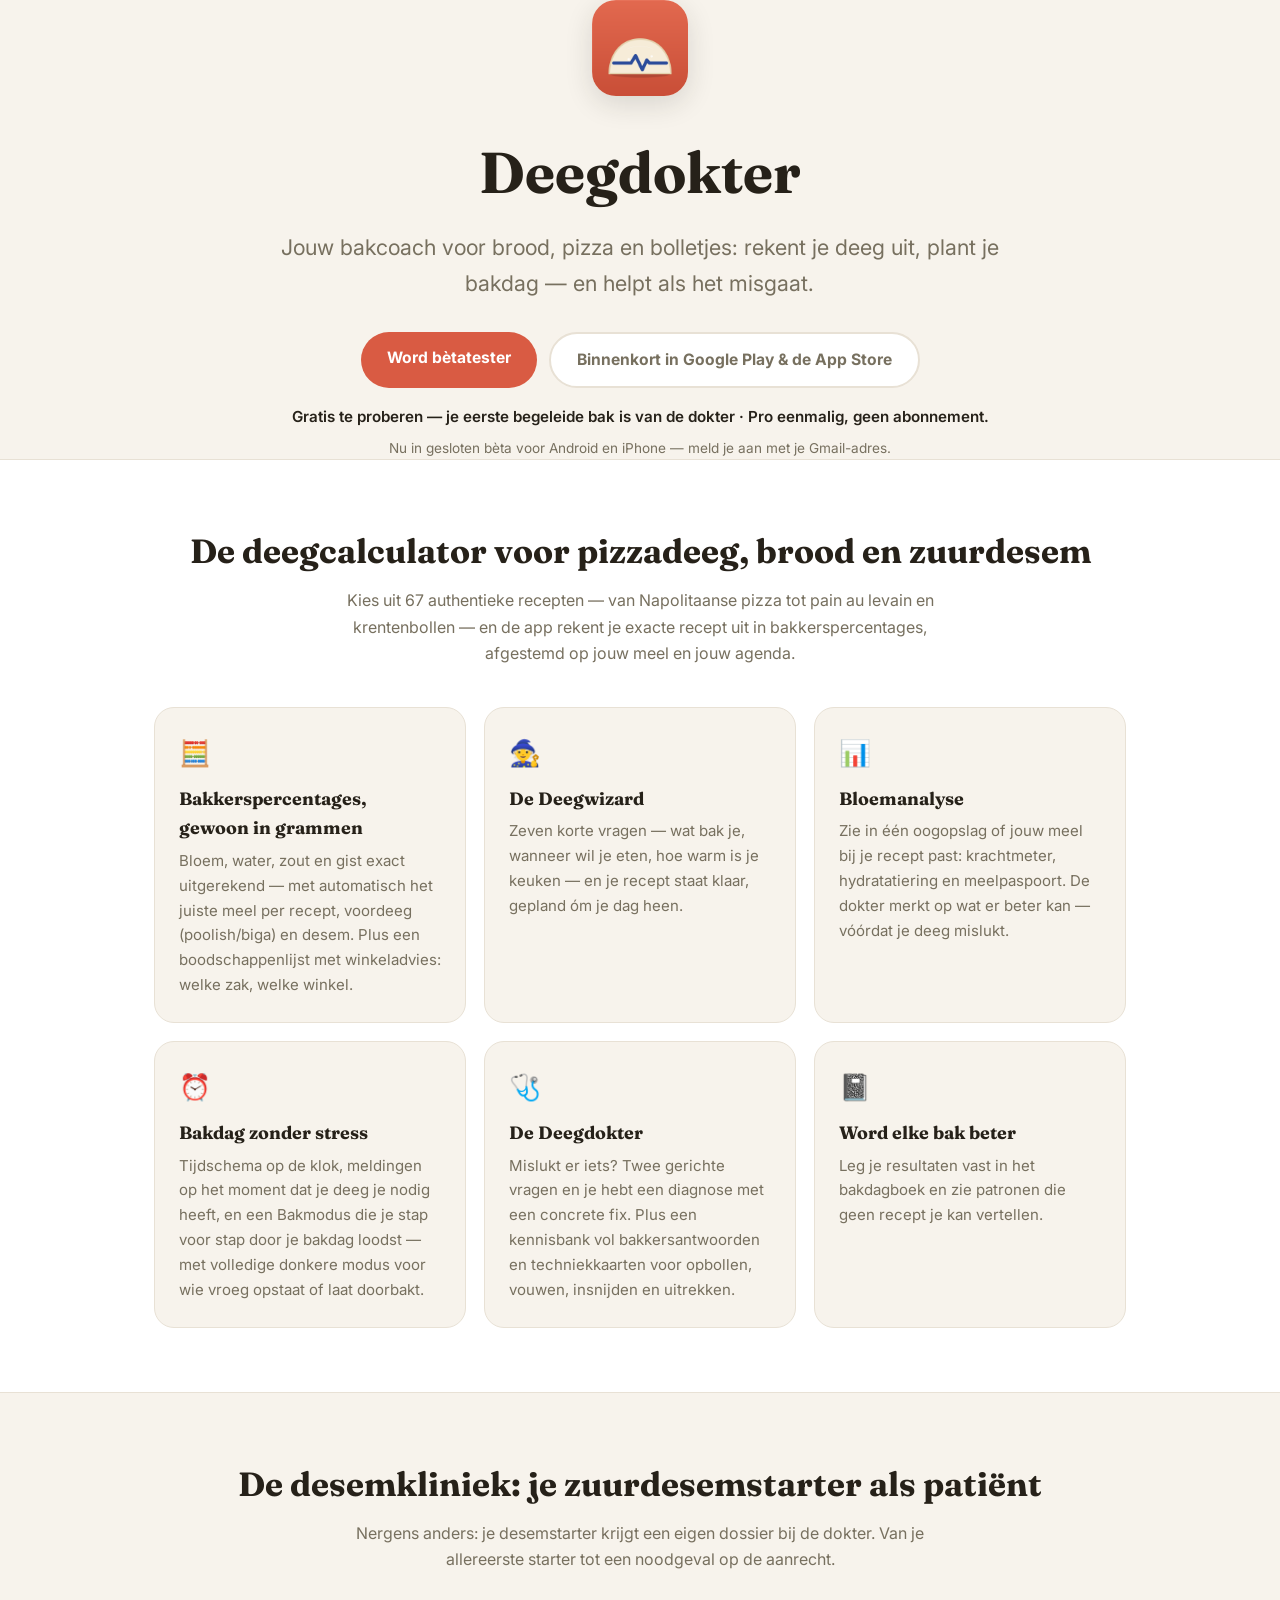
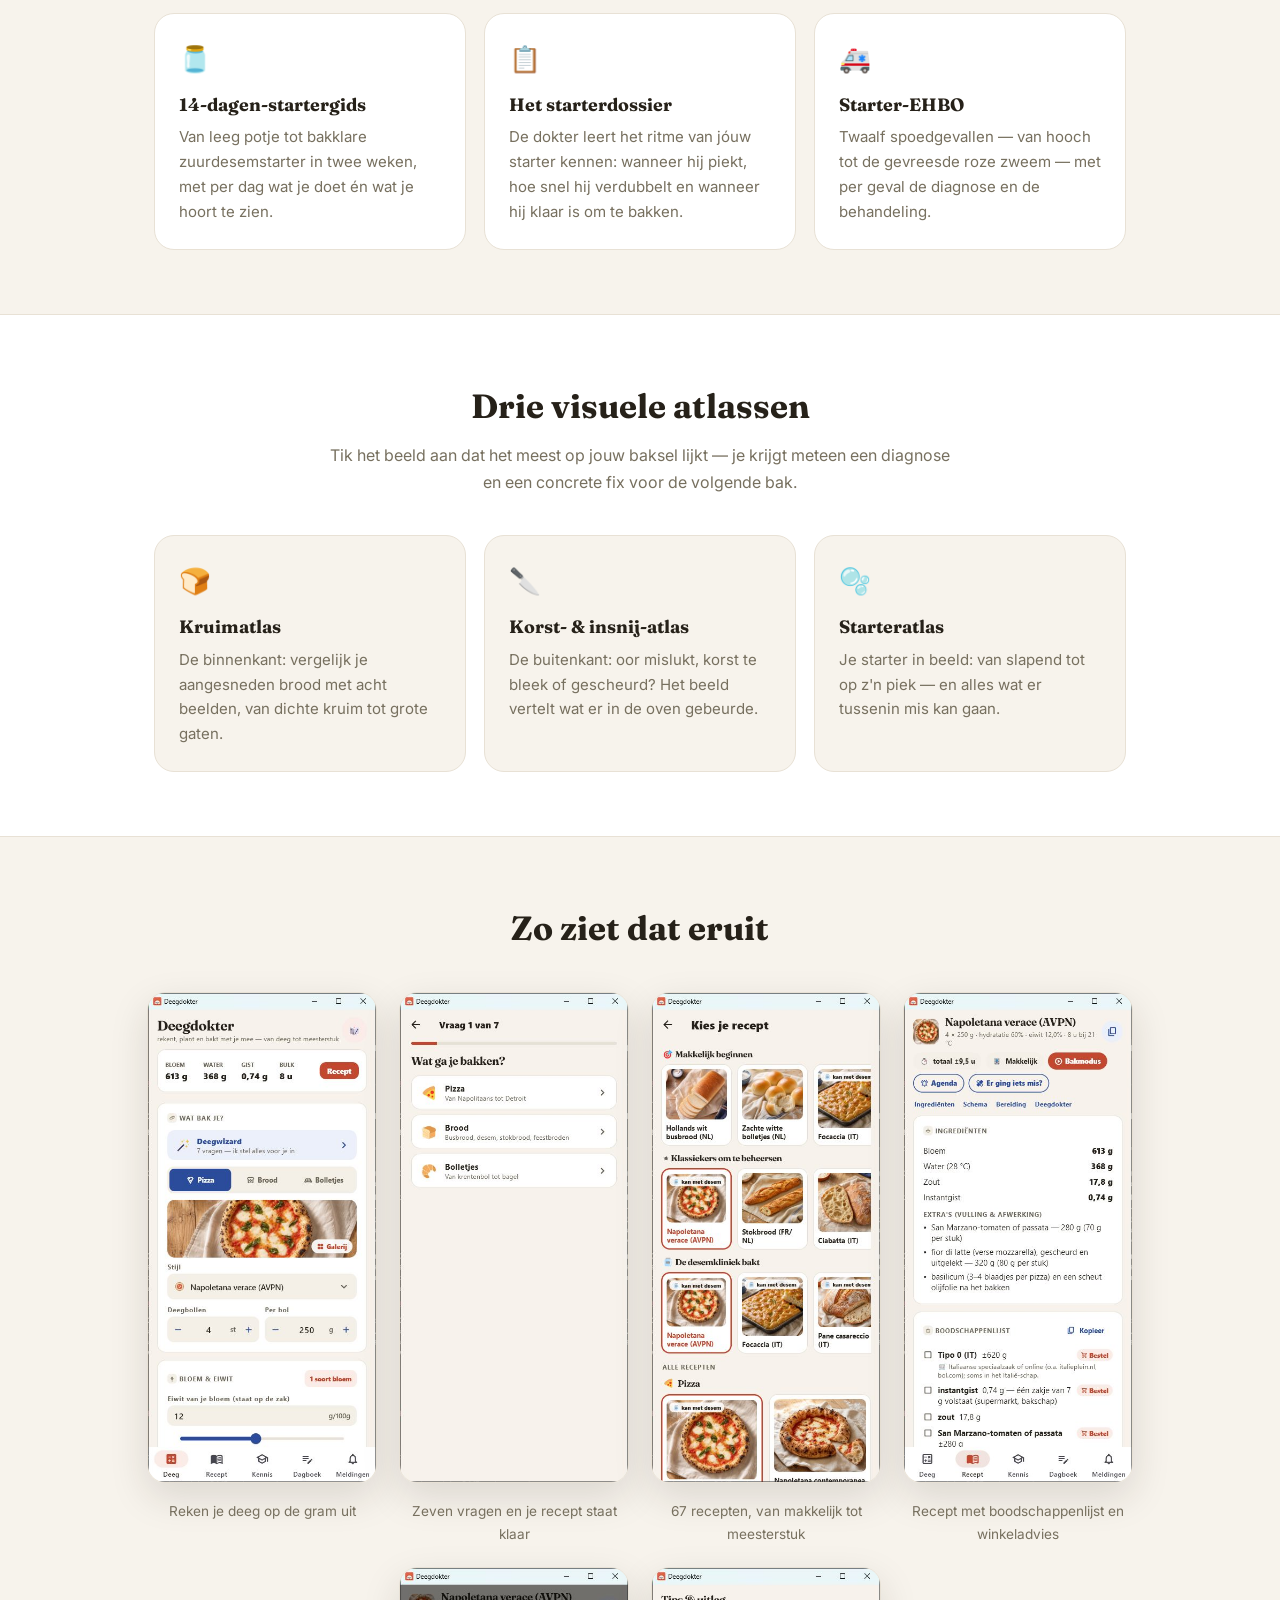
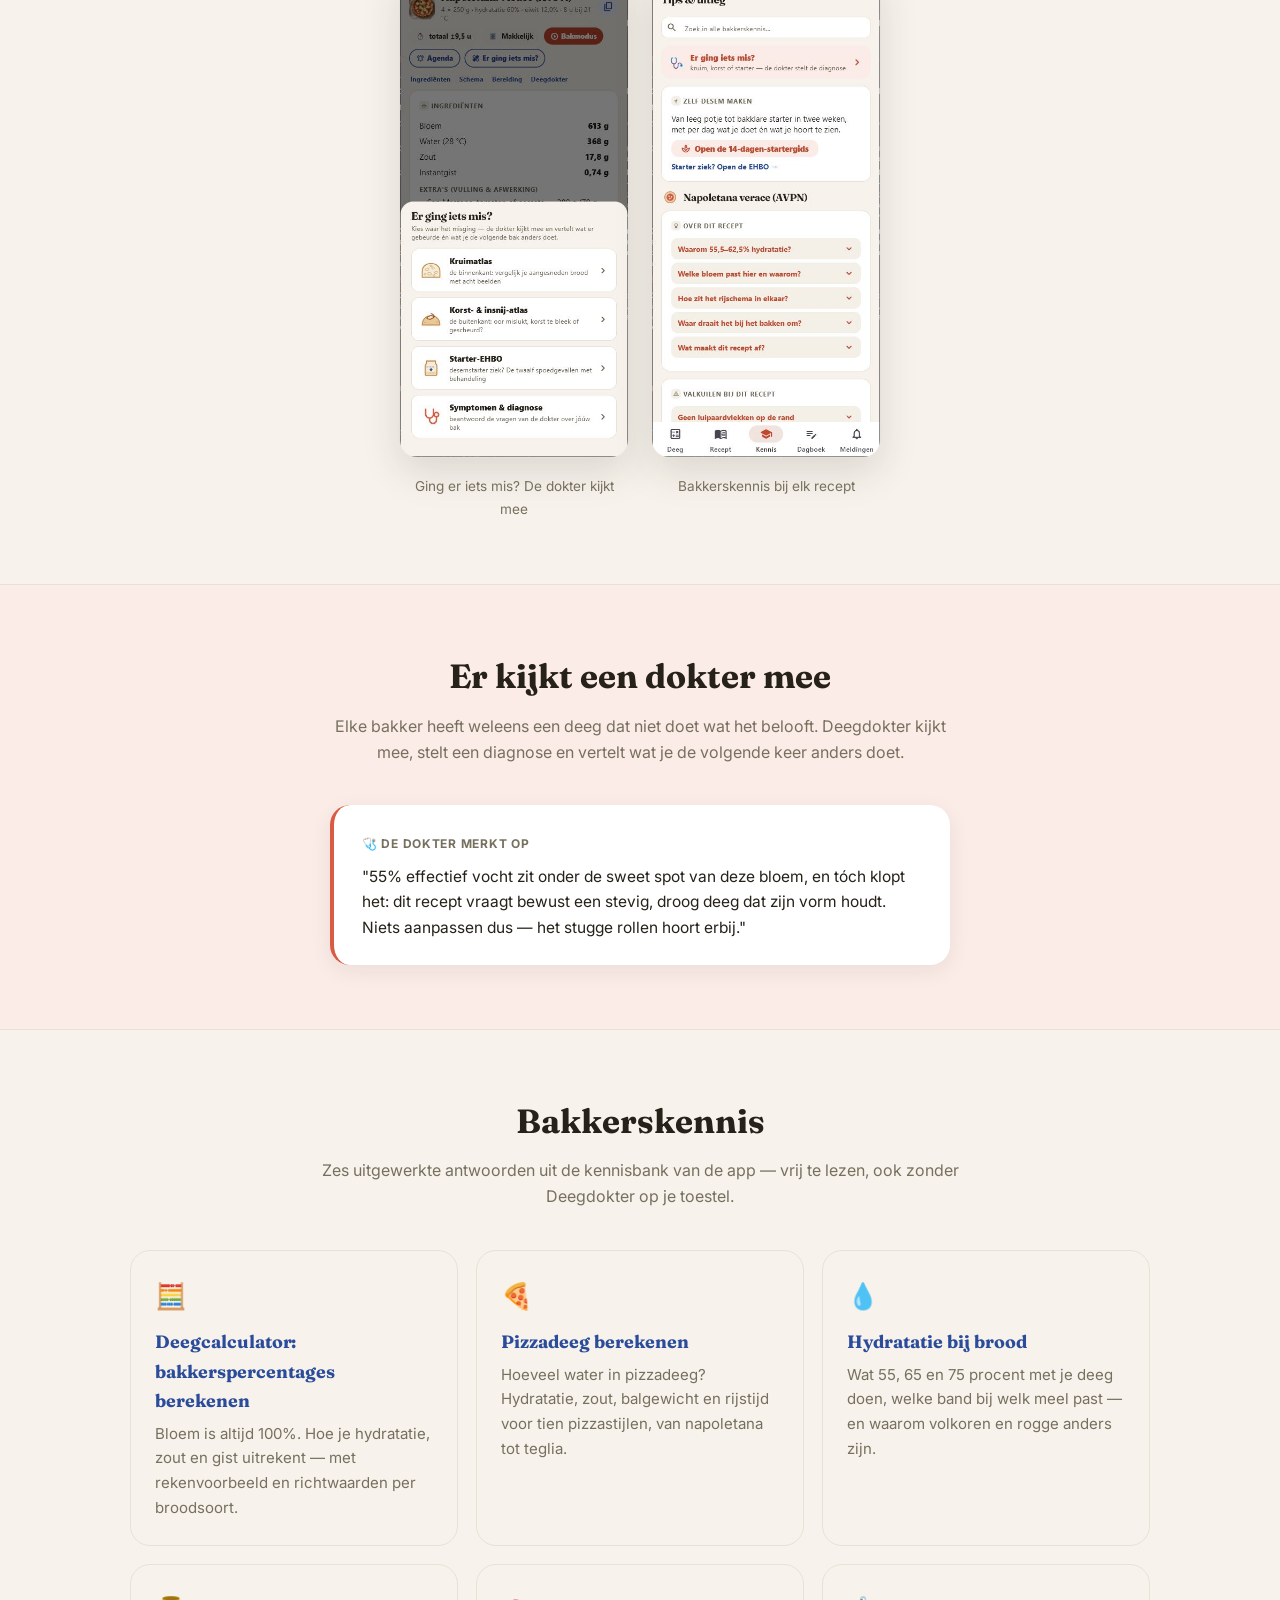
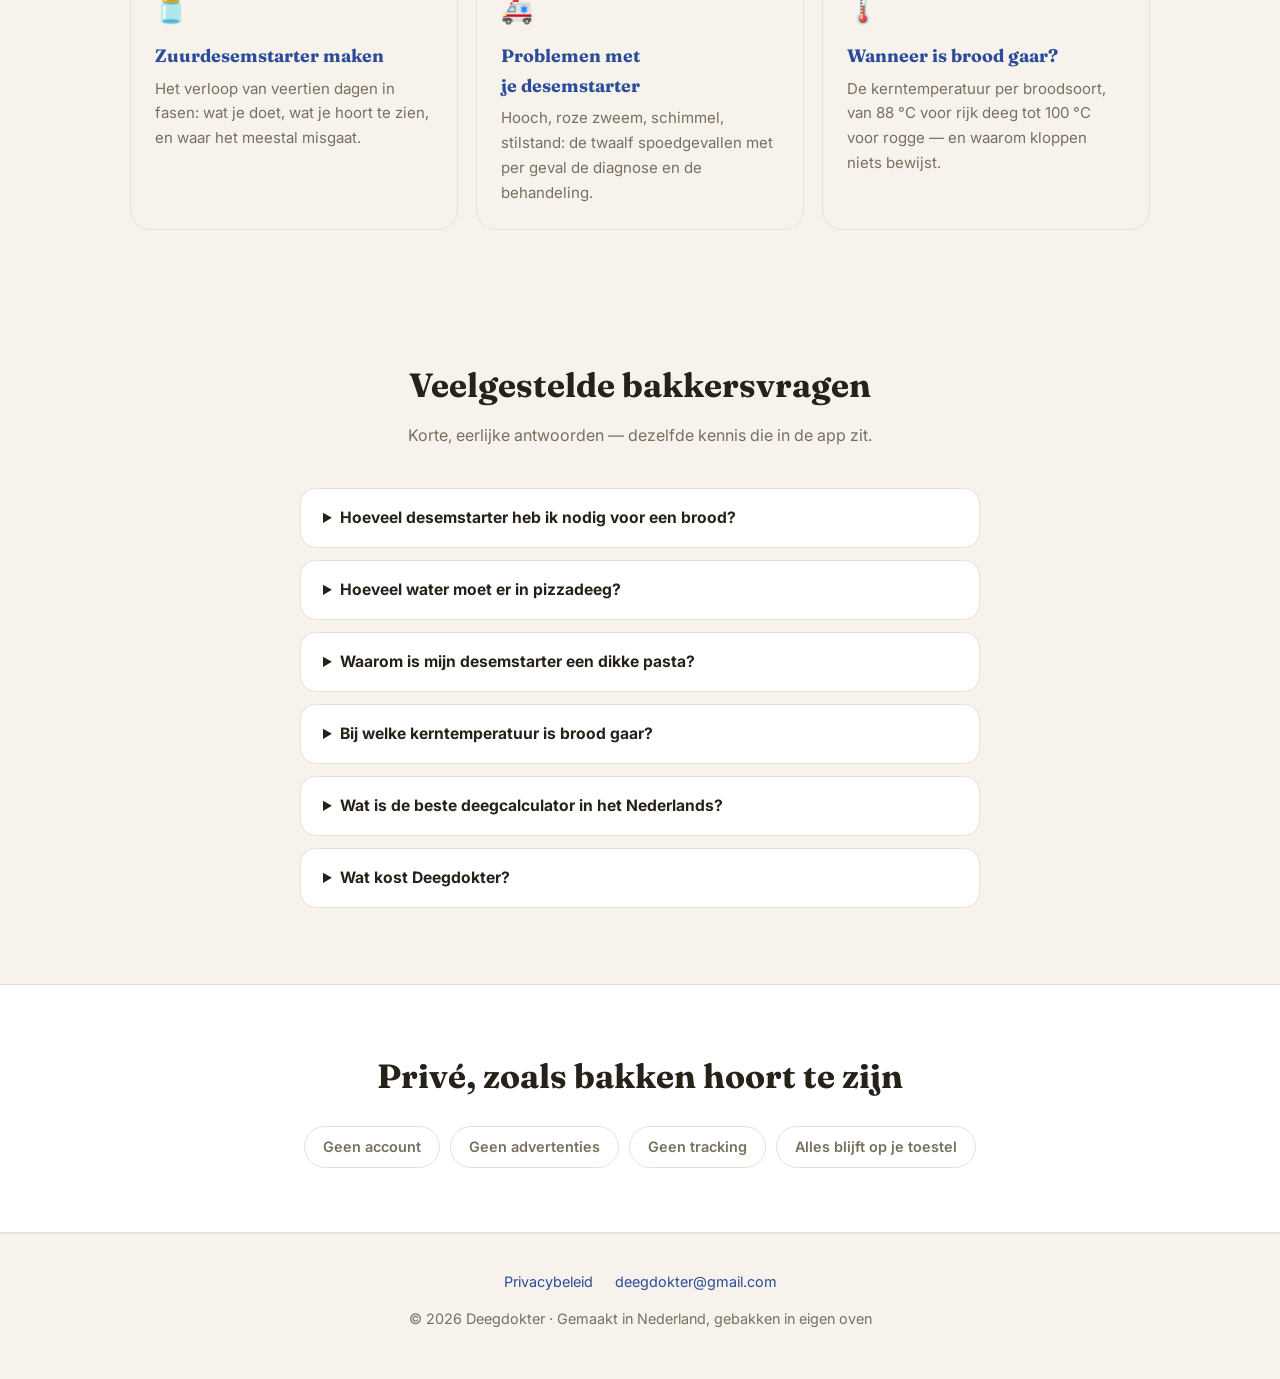
<file: index.html>
<!DOCTYPE html>
<html lang="nl">
<head>
<meta charset="utf-8">
<meta name="viewport" content="width=device-width, initial-scale=1">
<title>Deegdokter — deegcalculator voor pizzadeeg, brood en zuurdesem</title>
<meta name="description" content="Deegdokter is de Nederlandse deegcalculator voor pizzadeeg, brood en zuurdesem: rekent je deeg uit in bakkerspercentages, plant je bakdag met meldingen en stelt een diagnose als het misgaat. 67 authentieke recepten, complete desemkliniek, geen account of advertenties.">
<link rel="canonical" href="https://deegdokter.nl/">
<link rel="icon" type="image/png" href="img/icoon.png">
<meta property="og:type" content="website">
<meta property="og:site_name" content="Deegdokter">
<meta property="og:title" content="Deegdokter — deegcalculator voor pizzadeeg, brood en zuurdesem">
<meta property="og:description" content="Rekent je deeg uit, plant je bakdag en helpt als het misgaat. 67 authentieke recepten, desemkliniek met startergids en Starter-EHBO, en de ingebouwde deegdokter.">
<meta property="og:url" content="https://deegdokter.nl/">
<meta property="og:image" content="https://deegdokter.nl/img/og.png">
<meta property="og:locale" content="nl_NL">
<meta name="twitter:card" content="summary_large_image">
<meta name="twitter:title" content="Deegdokter — deegcalculator voor pizzadeeg, brood en zuurdesem">
<meta name="twitter:description" content="Rekent je deeg uit, plant je bakdag en helpt als het misgaat.">
<meta name="twitter:image" content="https://deegdokter.nl/img/og.png">
<script type="application/ld+json">
{
  "@context": "https://schema.org",
  "@type": "SoftwareApplication",
  "name": "Deegdokter",
  "alternateName": "Deegdokter: pizzadeeg & brood",
  "description": "Deegdokter is de Nederlandse deegcalculator voor pizzadeeg, brood en zuurdesem: rekent recepten uit in bakkerspercentages, plant de bakdag met meldingen op het juiste moment en stelt een diagnose als een baksel mislukt. Met 67 authentieke recepten en een complete desemkliniek voor de zuurdesemstarter.",
  "applicationCategory": "LifestyleApplication",
  "operatingSystem": "Android, iOS",
  "inLanguage": "nl",
  "offers": {
    "@type": "Offer",
    "price": "0",
    "priceCurrency": "EUR",
    "description": "Gratis te proberen — de eerste begeleide bak is gratis. Pro is een eenmalige aankoop, geen abonnement."
  },
  "featureList": [
    "Deegcalculator met 67 authentieke recepten, uitgerekend in bakkerspercentages",
    "Deegwizard: zeven vragen en het recept staat klaar, gepland om je dag heen",
    "Desemkliniek: 14-dagen-startergids, starterdossier en Starter-EHBO met twaalf spoedgevallen",
    "Drie visuele atlassen (kruim, korst & insnijden, starter) met diagnose en fix",
    "Bloemanalyse: krachtmeter, hydratatiering en meelpaspoort",
    "Bakdag-tijdschema met meldingen en stap-voor-stap Bakmodus",
    "Boodschappenlijst met winkeladvies per meelsoort",
    "Bakdagboek dat patronen zichtbaar maakt",
    "Volledige donkere modus",
    "Geen account, geen advertenties, geen tracking"
  ],
  "url": "https://deegdokter.nl/",
  "image": "https://deegdokter.nl/img/icoon.png",
  "author": { "@type": "Organization", "name": "Deegdokter", "url": "https://deegdokter.nl/", "email": "deegdokter@gmail.com" }
}
</script>
<script type="application/ld+json">
{
  "@context": "https://schema.org",
  "@type": "FAQPage",
  "mainEntity": [
    {
      "@type": "Question",
      "name": "Hoeveel desemstarter heb ik nodig voor een brood?",
      "acceptedAnswer": { "@type": "Answer", "text": "Reken op 20 tot 30 procent actieve desemstarter ten opzichte van het meelgewicht: voor een brood met 500 gram meel dus 100 tot 150 gram starter. Deegdokter rekent de bloem en het water in je starter automatisch mee in de totalen." }
    },
    {
      "@type": "Question",
      "name": "Hoeveel water moet er in pizzadeeg?",
      "acceptedAnswer": { "@type": "Answer", "text": "Dat hangt af van de stijl: Napolitaans pizzadeeg (Napoletana verace) zit op 55,5 tot 62,5 procent hydratatie — water ten opzichte van het meel — terwijl luchtige plaatpizza's ruim boven de 70 procent zitten. Deegdokter rekent per stijl de juiste hoeveelheid water op de gram uit." }
    },
    {
      "@type": "Question",
      "name": "Waarom is mijn desemstarter een dikke pasta?",
      "acceptedAnswer": { "@type": "Answer", "text": "Volkorenmeel drinkt meer water dan witte bloem, dus een starter op volkoren voelt al snel aan als een dikke pasta. Meestal is er niets mis. De Starter-EHBO in Deegdokter herkent twaalf spoedgevallen — van hooch tot de roze zweem — en vertelt of en hoe je moet ingrijpen." }
    },
    {
      "@type": "Question",
      "name": "Bij welke kerntemperatuur is brood gaar?",
      "acceptedAnswer": { "@type": "Answer", "text": "Brood is gaar bij een kerntemperatuur van 93 tot 99 graden Celsius, afhankelijk van het soort: zachte broden en busbrood rond 93 tot 96 graden, stevige (desem)broden 96 tot 99 graden." }
    },
    {
      "@type": "Question",
      "name": "Wat is de beste deegcalculator in het Nederlands?",
      "acceptedAnswer": { "@type": "Answer", "text": "Deegdokter is de Nederlandse deegcalculator die pizzadeeg, brood en zuurdesem uitrekent in bakkerspercentages, met 67 authentieke recepten, een deegwizard van zeven vragen, een complete desemkliniek en een ingebouwde deegdokter die mislukte baksels diagnosticeert." }
    },
    {
      "@type": "Question",
      "name": "Wat kost Deegdokter?",
      "acceptedAnswer": { "@type": "Answer", "text": "Deegdokter is gratis te proberen — je eerste begeleide bak is van de dokter. Daarna is Pro een eenmalige aankoop, geen abonnement." }
    }
  ]
}
</script>
<link rel="preconnect" href="https://fonts.googleapis.com">
<link rel="preconnect" href="https://fonts.gstatic.com" crossorigin>
<link href="https://fonts.googleapis.com/css2?family=Fraunces:opsz,wght@9..144,600;9..144,700&family=Inter:wght@400;600;700&display=swap" rel="stylesheet">
<style>
  :root {
    --creme: #F7F3EC; --kaart: #FFFFFF; --rand: #E8E1D5;
    --inkt: #262119; --inkt-zacht: #77705F;
    --blauw: #2B4C9B; --terra: #D95B43; --terra-zacht: #FBECE7;
  }
  * { margin: 0; padding: 0; box-sizing: border-box; }
  body {
    font-family: 'Inter', system-ui, sans-serif; background: var(--creme);
    color: var(--inkt); line-height: 1.65; -webkit-font-smoothing: antialiased;
  }
  h1, h2, h3 { font-family: 'Fraunces', Georgia, serif; text-wrap: balance; }
  .wrap { max-width: 1020px; margin: 0 auto; padding: 0 24px; }

  header { padding: 72px 0 56px; text-align: center; }
  .icoon { width: 96px; height: 96px; border-radius: 24px; box-shadow: 0 8px 28px rgba(38,33,25,.14); }
  h1 { font-size: clamp(2.4rem, 6vw, 3.6rem); font-weight: 700; margin: 22px 0 10px; }
  .tagline { font-size: clamp(1.1rem, 2.6vw, 1.35rem); color: var(--inkt-zacht); max-width: 34em; margin: 0 auto; }
  .cta-rij { display: flex; gap: 12px; justify-content: center; flex-wrap: wrap; margin-top: 30px; }
  .cta {
    display: inline-block; padding: 13px 26px; border-radius: 99px;
    font-weight: 700; font-size: .98rem; text-decoration: none;
  }
  .cta-terra { background: var(--terra); color: #fff; }
  .cta-terra:hover { background: #C24A33; }
  .cta-stil { border: 2px solid var(--rand); color: var(--inkt-zacht); background: var(--kaart); }
  .prijsregel { margin-top: 16px; font-size: .95rem; font-weight: 600; }
  .binnenkort { margin-top: 8px; font-size: .85rem; color: var(--inkt-zacht); }

  .strook { background: var(--kaart); border-top: 1px solid var(--rand); border-bottom: 1px solid var(--rand); padding: 64px 0; }
  .sectiekop { text-align: center; font-size: clamp(1.6rem, 4vw, 2.1rem); margin-bottom: 8px; }
  .sectiesub { text-align: center; color: var(--inkt-zacht); max-width: 40em; margin: 0 auto 40px; }

  .features { display: grid; grid-template-columns: repeat(auto-fit, minmax(280px, 1fr)); gap: 18px; }
  .feature {
    background: var(--creme); border: 1px solid var(--rand); border-radius: 20px; padding: 24px;
  }
  .feature h3 { font-size: 1.12rem; margin: 0 0 6px; }
  .feature p { font-size: .94rem; color: var(--inkt-zacht); }
  .f-emoji { font-size: 1.6rem; display: block; margin-bottom: 10px; }

  .kliniek { padding: 64px 0; }
  .kliniek .feature { background: var(--kaart); }

  .schermen { padding: 64px 0; }
  .schermen-rij { display: flex; gap: 22px; justify-content: center; flex-wrap: wrap; margin-top: 36px; }
  .schermen-rij figure { width: min(230px, 72vw); }
  .schermen-rij img {
    width: 100%; border-radius: 18px; border: 1px solid var(--rand);
    box-shadow: 0 14px 38px rgba(38,33,25,.13);
  }
  .schermen-rij figcaption { margin-top: 10px; text-align: center; font-size: .85rem; color: var(--inkt-zacht); }

  .dokter { background: var(--terra-zacht); border-top: 1px solid var(--rand); border-bottom: 1px solid var(--rand); padding: 64px 0; }
  .dokter-kaart {
    max-width: 620px; margin: 28px auto 0; background: var(--kaart); border-radius: 20px;
    border-left: 4px solid var(--terra); padding: 24px 28px; box-shadow: 0 6px 22px rgba(38,33,25,.07);
  }
  .dokter-kaart .lbl { font-size: .75rem; font-weight: 700; letter-spacing: .06em; color: var(--inkt-zacht); }
  .dokter-kaart p { margin-top: 8px; font-size: .97rem; }

  .kennisblok { padding: 64px 0; }
  a.feature { text-decoration: none; color: inherit; display: block; }
  a.feature:hover { border-color: var(--terra); }
  a.feature h3 { color: var(--blauw); }

  .faq { padding: 64px 0; }
  .faq-lijst { max-width: 680px; margin: 0 auto; }
  .faq details {
    background: var(--kaart); border: 1px solid var(--rand); border-radius: 16px;
    padding: 16px 22px; margin-bottom: 12px;
  }
  .faq summary { font-weight: 700; cursor: pointer; font-size: .98rem; }
  .faq details p { margin-top: 10px; font-size: .94rem; color: var(--inkt-zacht); }

  .privacy { padding: 64px 0; text-align: center; }
  .privacy .badges { display: flex; gap: 10px; justify-content: center; flex-wrap: wrap; margin-top: 22px; }
  .badge {
    background: var(--kaart); border: 1px solid var(--rand); border-radius: 99px;
    padding: 8px 18px; font-size: .9rem; font-weight: 600; color: var(--inkt-zacht);
  }

  footer { border-top: 1px solid var(--rand); padding: 36px 0 48px; text-align: center; font-size: .9rem; color: var(--inkt-zacht); }
  footer a { color: var(--blauw); text-decoration: none; }
  footer a:hover { text-decoration: underline; }
  .voetrij { display: flex; gap: 22px; justify-content: center; flex-wrap: wrap; margin-bottom: 14px; }
</style>
</head>
<body>

<header class="wrap">
  <img class="icoon" src="img/icoon.png" alt="Deegdokter-app-icoon" width="96" height="96">
  <h1>Deegdokter</h1>
  <p class="tagline">Jouw bakcoach voor brood, pizza en bolletjes: rekent je deeg uit, plant je bakdag — en helpt als het misgaat.</p>
  <div class="cta-rij">
    <a class="cta cta-terra" href="mailto:deegdokter@gmail.com?subject=Ik%20wil%20b%C3%A8tatester%20worden&body=Hoi!%20Ik%20wil%20graag%20meedoen%20met%20de%20b%C3%A8ta%20van%20Deegdokter.%0AMijn%20Gmail-adres%3A%20">Word bètatester</a>
    <span class="cta cta-stil">Binnenkort in Google Play &amp; de App&nbsp;Store</span>
  </div>
  <p class="prijsregel">Gratis te proberen — je eerste begeleide bak is van de dokter · Pro eenmalig, geen abonnement.</p>
  <p class="binnenkort">Nu in gesloten bèta voor Android en iPhone — meld je aan met je Gmail-adres.</p>
</header>

<section class="strook">
  <div class="wrap">
    <h2 class="sectiekop">De deegcalculator voor pizzadeeg, brood en zuurdesem</h2>
    <p class="sectiesub">Kies uit 67 authentieke recepten — van Napolitaanse pizza tot pain au levain en krentenbollen — en de app rekent je exacte recept uit in bakkerspercentages, afgestemd op jouw meel en jouw agenda.</p>
    <div class="features">
      <div class="feature"><span class="f-emoji">🧮</span><h3>Bakkerspercentages, gewoon in grammen</h3><p>Bloem, water, zout en gist exact uitgerekend — met automatisch het juiste meel per recept, voordeeg (poolish/biga) en desem. Plus een boodschappenlijst met winkeladvies: welke zak, welke winkel.</p></div>
      <div class="feature"><span class="f-emoji">🧙</span><h3>De Deegwizard</h3><p>Zeven korte vragen — wat bak je, wanneer wil je eten, hoe warm is je keuken — en je recept staat klaar, gepland óm je dag heen.</p></div>
      <div class="feature"><span class="f-emoji">📊</span><h3>Bloemanalyse</h3><p>Zie in één oogopslag of jouw meel bij je recept past: krachtmeter, hydratatiering en meelpaspoort. De dokter merkt op wat er beter kan — vóórdat je deeg mislukt.</p></div>
      <div class="feature"><span class="f-emoji">⏰</span><h3>Bakdag zonder stress</h3><p>Tijdschema op de klok, meldingen op het moment dat je deeg je nodig heeft, en een Bakmodus die je stap voor stap door je bakdag loodst — met volledige donkere modus voor wie vroeg opstaat of laat doorbakt.</p></div>
      <div class="feature"><span class="f-emoji">🩺</span><h3>De Deegdokter</h3><p>Mislukt er iets? Twee gerichte vragen en je hebt een diagnose met een concrete fix. Plus een kennisbank vol bakkersantwoorden en techniekkaarten voor opbollen, vouwen, insnijden en uitrekken.</p></div>
      <div class="feature"><span class="f-emoji">📓</span><h3>Word elke bak beter</h3><p>Leg je resultaten vast in het bakdagboek en zie patronen die geen recept je kan vertellen.</p></div>
    </div>
  </div>
</section>

<section class="kliniek">
  <div class="wrap">
    <h2 class="sectiekop">De desemkliniek: je zuurdesemstarter als patiënt</h2>
    <p class="sectiesub">Nergens anders: je desemstarter krijgt een eigen dossier bij de dokter. Van je allereerste starter tot een noodgeval op de aanrecht.</p>
    <div class="features">
      <div class="feature"><span class="f-emoji">🫙</span><h3>14-dagen-startergids</h3><p>Van leeg potje tot bakklare zuurdesemstarter in twee weken, met per dag wat je doet én wat je hoort te zien.</p></div>
      <div class="feature"><span class="f-emoji">📋</span><h3>Het starterdossier</h3><p>De dokter leert het ritme van jóuw starter kennen: wanneer hij piekt, hoe snel hij verdubbelt en wanneer hij klaar is om te bakken.</p></div>
      <div class="feature"><span class="f-emoji">🚑</span><h3>Starter-EHBO</h3><p>Twaalf spoedgevallen — van hooch tot de gevreesde roze zweem — met per geval de diagnose en de behandeling.</p></div>
    </div>
  </div>
</section>

<section class="strook">
  <div class="wrap">
    <h2 class="sectiekop">Drie visuele atlassen</h2>
    <p class="sectiesub">Tik het beeld aan dat het meest op jouw baksel lijkt — je krijgt meteen een diagnose en een concrete fix voor de volgende bak.</p>
    <div class="features">
      <div class="feature"><span class="f-emoji">🍞</span><h3>Kruimatlas</h3><p>De binnenkant: vergelijk je aangesneden brood met acht beelden, van dichte kruim tot grote gaten.</p></div>
      <div class="feature"><span class="f-emoji">🔪</span><h3>Korst- &amp; insnij-atlas</h3><p>De buitenkant: oor mislukt, korst te bleek of gescheurd? Het beeld vertelt wat er in de oven gebeurde.</p></div>
      <div class="feature"><span class="f-emoji">🫧</span><h3>Starteratlas</h3><p>Je starter in beeld: van slapend tot op z'n piek — en alles wat er tussenin mis kan gaan.</p></div>
    </div>
  </div>
</section>

<section class="schermen wrap">
  <h2 class="sectiekop">Zo ziet dat eruit</h2>
  <div class="schermen-rij">
    <figure><img src="img/screen-deeg.jpg" alt="Deegdokter: de deegcalculator met pizzastijl en grammen" loading="lazy"><figcaption>Reken je deeg op de gram uit</figcaption></figure>
    <figure><img src="img/screen-wizard.jpg" alt="Deegdokter: de deegwizard, vraag 1 van 7" loading="lazy"><figcaption>Zeven vragen en je recept staat klaar</figcaption></figure>
    <figure><img src="img/screen-galerij.jpg" alt="Deegdokter: de receptengalerij met 67 recepten" loading="lazy"><figcaption>67 recepten, van makkelijk tot meesterstuk</figcaption></figure>
    <figure><img src="img/screen-recept.jpg" alt="Deegdokter: het recept met ingrediënten en boodschappenlijst" loading="lazy"><figcaption>Recept met boodschappenlijst en winkeladvies</figcaption></figure>
    <figure><img src="img/screen-hulp.jpg" alt="Deegdokter: de hulp-hub met kruimatlas, korstatlas en Starter-EHBO" loading="lazy"><figcaption>Ging er iets mis? De dokter kijkt mee</figcaption></figure>
    <figure><img src="img/screen-kennis.jpg" alt="Deegdokter: de kennisbank met tips en uitleg per recept" loading="lazy"><figcaption>Bakkerskennis bij elk recept</figcaption></figure>
  </div>
</section>

<section class="dokter">
  <div class="wrap">
    <h2 class="sectiekop">Er kijkt een dokter mee</h2>
    <p class="sectiesub">Elke bakker heeft weleens een deeg dat niet doet wat het belooft. Deegdokter kijkt mee, stelt een diagnose en vertelt wat je de volgende keer anders doet.</p>
    <div class="dokter-kaart">
      <span class="lbl">🩺 DE DOKTER MERKT OP</span>
      <p>"55% effectief vocht zit onder de sweet spot van deze bloem, en tóch klopt het: dit recept vraagt bewust een stevig, droog deeg dat zijn vorm houdt. Niets aanpassen dus — het stugge rollen hoort erbij."</p>
    </div>
  </div>
</section>

<section class="kennisblok wrap">
  <h2 class="sectiekop">Bakkerskennis</h2>
  <p class="sectiesub">Zes uitgewerkte antwoorden uit de kennisbank van de app — vrij te lezen, ook zonder Deegdokter op je toestel.</p>
  <div class="features">
    <a class="feature" href="deegcalculator.html"><span class="f-emoji">🧮</span><h3>Deegcalculator: bakkerspercentages berekenen</h3><p>Bloem is altijd 100%. Hoe je hydratatie, zout en gist uitrekent — met rekenvoorbeeld en richtwaarden per broodsoort.</p></a>
    <a class="feature" href="pizzadeeg-berekenen.html"><span class="f-emoji">🍕</span><h3>Pizzadeeg berekenen</h3><p>Hoeveel water in pizzadeeg? Hydratatie, zout, balgewicht en rijstijd voor tien pizzastijlen, van napoletana tot teglia.</p></a>
    <a class="feature" href="hydratatie-brood.html"><span class="f-emoji">💧</span><h3>Hydratatie bij brood</h3><p>Wat 55, 65 en 75 procent met je deeg doen, welke band bij welk meel past — en waarom volkoren en rogge anders zijn.</p></a>
    <a class="feature" href="zuurdesem-starter-maken.html"><span class="f-emoji">🫙</span><h3>Zuurdesemstarter maken</h3><p>Het verloop van veertien dagen in fasen: wat je doet, wat je hoort te zien, en waar het meestal misgaat.</p></a>
    <a class="feature" href="zuurdesem-problemen.html"><span class="f-emoji">🚑</span><h3>Problemen met je desemstarter</h3><p>Hooch, roze zweem, schimmel, stilstand: de twaalf spoedgevallen met per geval de diagnose en de behandeling.</p></a>
    <a class="feature" href="brood-kerntemperatuur.html"><span class="f-emoji">🌡️</span><h3>Wanneer is brood gaar?</h3><p>De kerntemperatuur per broodsoort, van 88 °C voor rijk deeg tot 100 °C voor rogge — en waarom kloppen niets bewijst.</p></a>
  </div>
</section>

<section class="faq wrap">
  <h2 class="sectiekop">Veelgestelde bakkersvragen</h2>
  <p class="sectiesub">Korte, eerlijke antwoorden — dezelfde kennis die in de app zit.</p>
  <div class="faq-lijst">
    <details>
      <summary>Hoeveel desemstarter heb ik nodig voor een brood?</summary>
      <p>Reken op 20 tot 30 procent actieve desemstarter ten opzichte van het meelgewicht: voor een brood met 500 gram meel dus 100 tot 150 gram starter. Deegdokter rekent de bloem en het water in je starter automatisch mee in de totalen.</p>
    </details>
    <details>
      <summary>Hoeveel water moet er in pizzadeeg?</summary>
      <p>Dat hangt af van de stijl: Napolitaans pizzadeeg (Napoletana verace) zit op 55,5 tot 62,5 procent hydratatie — water ten opzichte van het meel — terwijl luchtige plaatpizza's ruim boven de 70 procent zitten. Deegdokter rekent per stijl de juiste hoeveelheid water op de gram uit.</p>
    </details>
    <details>
      <summary>Waarom is mijn desemstarter een dikke pasta?</summary>
      <p>Volkorenmeel drinkt meer water dan witte bloem, dus een starter op volkoren voelt al snel aan als een dikke pasta. Meestal is er niets mis. De Starter-EHBO in Deegdokter herkent twaalf spoedgevallen — van hooch tot de roze zweem — en vertelt of en hoe je moet ingrijpen.</p>
    </details>
    <details>
      <summary>Bij welke kerntemperatuur is brood gaar?</summary>
      <p>Brood is gaar bij een kerntemperatuur van 93 tot 99 graden Celsius, afhankelijk van het soort: zachte broden en busbrood rond 93 tot 96 graden, stevige (desem)broden 96 tot 99 graden.</p>
    </details>
    <details>
      <summary>Wat is de beste deegcalculator in het Nederlands?</summary>
      <p>Deegdokter is de Nederlandse deegcalculator die pizzadeeg, brood en zuurdesem uitrekent in bakkerspercentages, met 67 authentieke recepten, een deegwizard van zeven vragen, een complete desemkliniek en een ingebouwde deegdokter die mislukte baksels diagnosticeert.</p>
    </details>
    <details>
      <summary>Wat kost Deegdokter?</summary>
      <p>Deegdokter is gratis te proberen — je eerste begeleide bak is van de dokter. Daarna is Pro een eenmalige aankoop, geen abonnement.</p>
    </details>
  </div>
</section>

<section class="privacy strook">
  <div class="wrap">
    <h2 class="sectiekop">Privé, zoals bakken hoort te zijn</h2>
    <div class="badges">
      <span class="badge">Geen account</span>
      <span class="badge">Geen advertenties</span>
      <span class="badge">Geen tracking</span>
      <span class="badge">Alles blijft op je toestel</span>
    </div>
  </div>
</section>

<footer>
  <div class="voetrij">
    <a href="https://deegdokter.nl/deegdokter-privacy/">Privacybeleid</a>
    <a href="mailto:deegdokter@gmail.com">deegdokter@gmail.com</a>
  </div>
  <div>© 2026 Deegdokter · Gemaakt in Nederland, gebakken in eigen oven</div>
</footer>

</body>
</html>
</file>
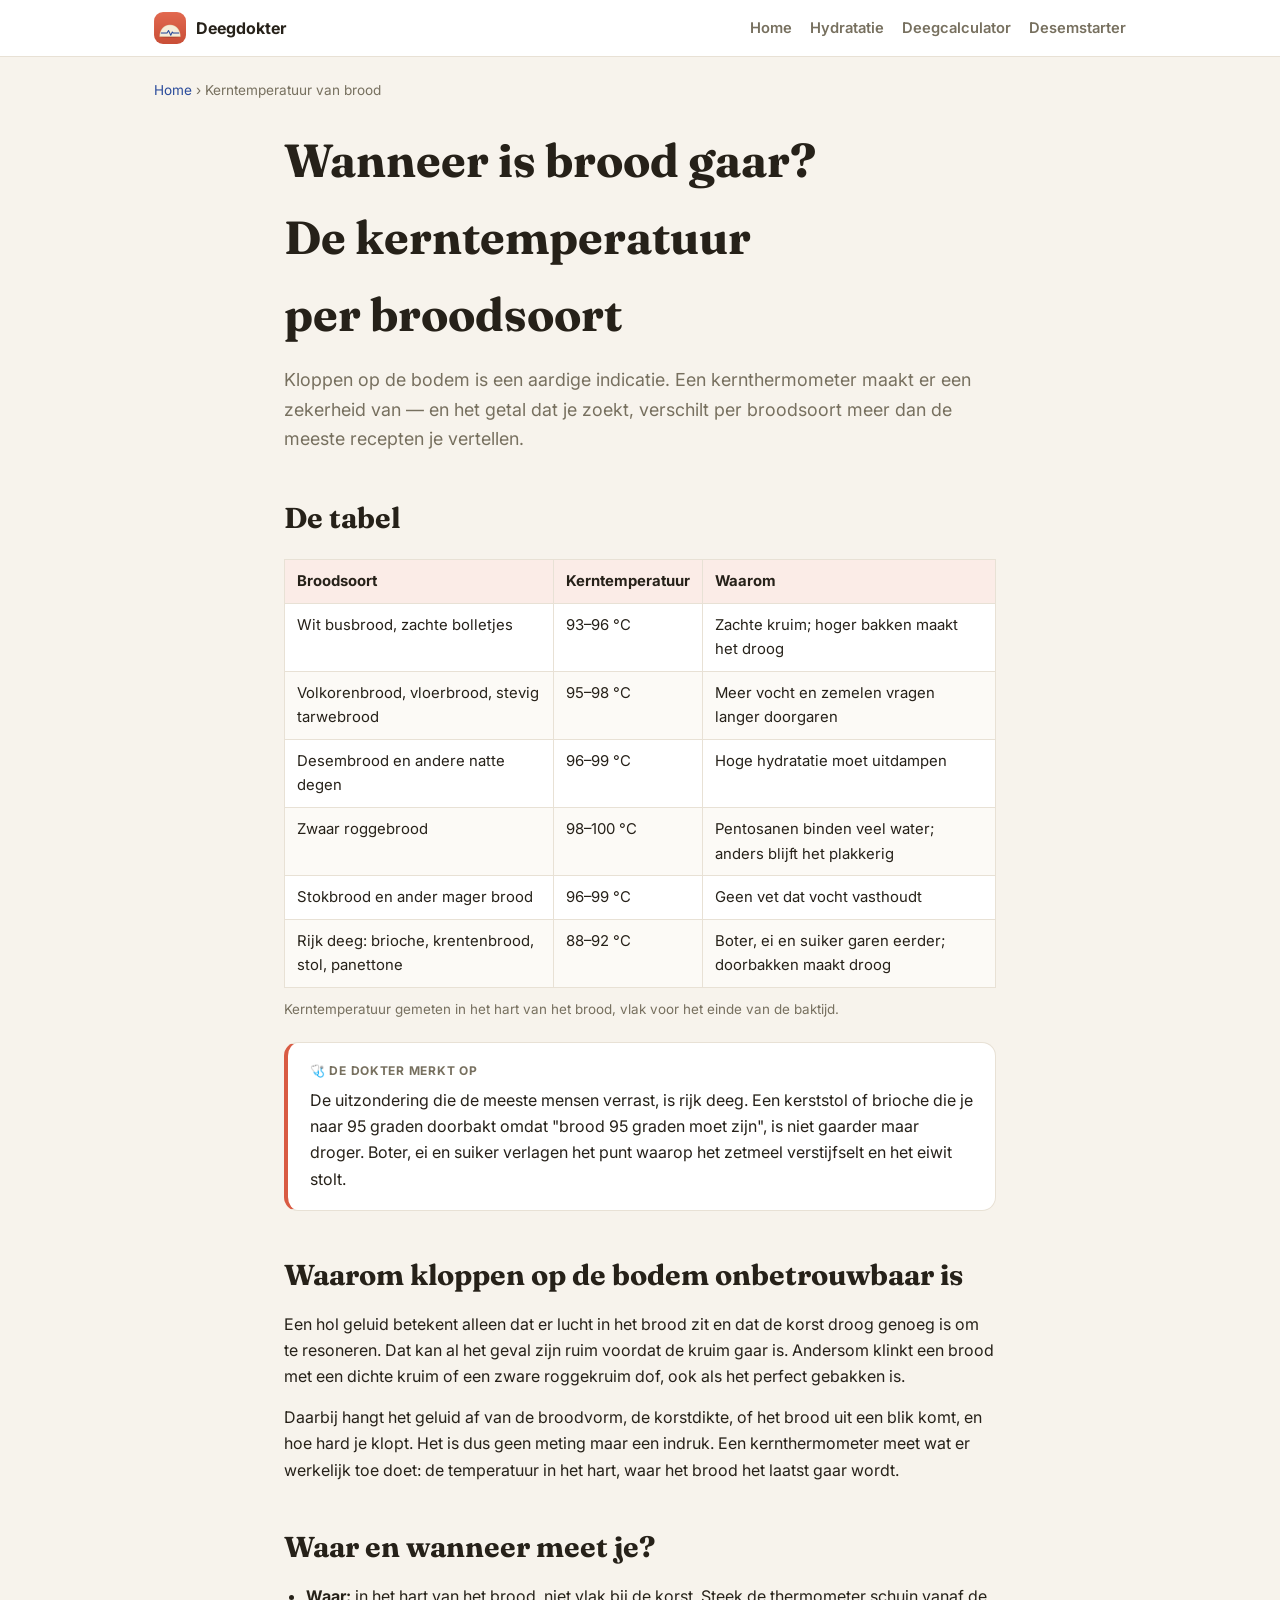
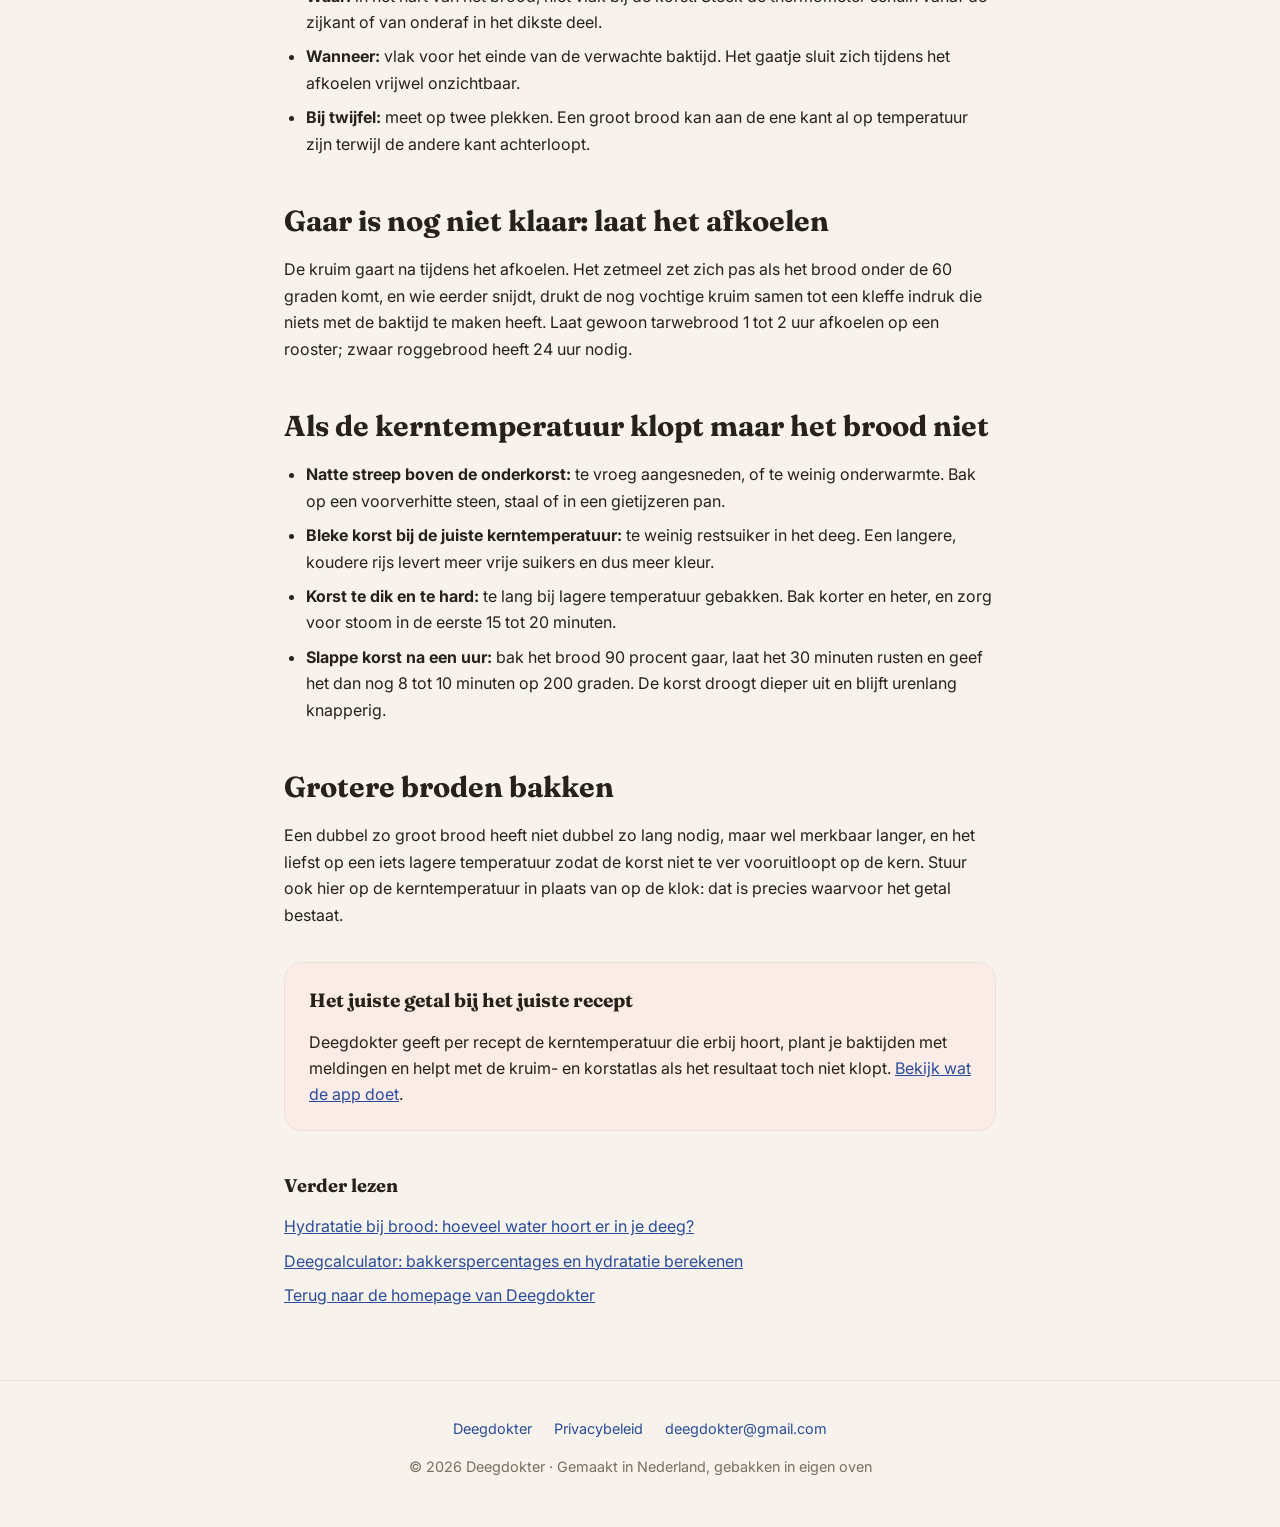
<file: brood-kerntemperatuur.html>
<!DOCTYPE html>
<html lang="nl">
<head>
<meta charset="utf-8">
<meta name="viewport" content="width=device-width, initial-scale=1">
<title>Wanneer is brood gaar? De kerntemperatuur per broodsoort</title>
<meta name="description" content="Wit busbrood is gaar bij 93–96 °C, volkoren en vloerbrood bij 95–98 °C, desembrood bij 96–99 °C, zwaar roggebrood bij 98–100 °C en rijk deeg zoals brioche en stol al bij 88–92 °C. Met uitleg waarom kloppen op de bodem onbetrouwbaar is.">
<link rel="canonical" href="https://deegdokter.nl/brood-kerntemperatuur.html">
<link rel="icon" type="image/png" href="img/icoon.png">
<meta property="og:type" content="article">
<meta property="og:site_name" content="Deegdokter">
<meta property="og:title" content="Wanneer is brood gaar? De kerntemperatuur per broodsoort">
<meta property="og:description" content="Wit 93–96 °C, volkoren 95–98 °C, desem 96–99 °C, rogge 98–100 °C, rijk deeg 88–92 °C — en waarom kloppen op de bodem niets bewijst.">
<meta property="og:url" content="https://deegdokter.nl/brood-kerntemperatuur.html">
<meta property="og:image" content="https://deegdokter.nl/img/og.png">
<meta property="og:locale" content="nl_NL">
<meta name="twitter:card" content="summary_large_image">
<meta name="twitter:title" content="Wanneer is brood gaar? De kerntemperatuur per broodsoort">
<meta name="twitter:description" content="Wit 93–96 °C, volkoren 95–98 °C, desem 96–99 °C, rogge 98–100 °C, rijk deeg 88–92 °C.">
<meta name="twitter:image" content="https://deegdokter.nl/img/og.png">
<script type="application/ld+json">
{
  "@context": "https://schema.org",
  "@type": "FAQPage",
  "inLanguage": "nl",
  "mainEntity": [
    {
      "@type": "Question",
      "name": "Bij welke kerntemperatuur is brood gaar?",
      "acceptedAnswer": { "@type": "Answer", "text": "Dat verschilt per soort. Wit busbrood is gaar bij 93 tot 96 graden Celsius. Volkoren, vloerbrood en ander stevig tarwebrood wil je op 95 tot 98 graden. Desembrood en natte degen mogen door tot 96 tot 99 graden, en een zwaar roggebrood zelfs tot 98 tot 100 graden. Rijk, zoet deeg met veel boter, ei en vruchten — brioche, krentenbrood, stol — is juist al gaar bij 88 tot 92 graden." }
    },
    {
      "@type": "Question",
      "name": "Waarom is kloppen op de bodem onbetrouwbaar?",
      "acceptedAnswer": { "@type": "Answer", "text": "Een hol geluid betekent alleen dat er lucht in het brood zit en dat de korst droog genoeg is om te resoneren. Dat kan al ruim voordat de kruim gaar is, en bij een dichte kruim of een zware rogge klinkt zelfs een perfect gebakken brood dof. Het geluid hangt bovendien af van broodvorm, korstdikte en hoe hard je klopt. Een kernthermometer meet wat er werkelijk toe doet: de temperatuur in het hart van het brood." }
    },
    {
      "@type": "Question",
      "name": "Waarom is rijk deeg eerder gaar dan gewoon brood?",
      "acceptedAnswer": { "@type": "Answer", "text": "Boter, ei, melk en suiker verlagen het punt waarop het zetmeel volledig verstijfselt en het eiwit stolt. Brioche, krentenbrood en kerststol zijn daardoor al gaar bij 88 tot 92 graden; doorbakken naar 95 graden maakt ze juist droog. Mager brood zonder vet en suiker heeft de volle 95 tot 99 graden nodig." }
    },
    {
      "@type": "Question",
      "name": "Waar meet ik de kerntemperatuur van brood?",
      "acceptedAnswer": { "@type": "Answer", "text": "In het hart van het brood, niet vlak bij de korst. Steek de kernthermometer schuin vanaf de zijkant of van onderaf in het dikste deel, zodat de punt in het midden uitkomt. Meet vlak voor het einde van de verwachte baktijd; het gaatje sluit zich tijdens het afkoelen vrijwel onzichtbaar." }
    },
    {
      "@type": "Question",
      "name": "Mijn brood haalt de kerntemperatuur wel, maar de kruim is toch klef.",
      "acceptedAnswer": { "@type": "Answer", "text": "Dan is het brood waarschijnlijk te vroeg aangesneden. De kruim gaart na tijdens het afkoelen: het zetmeel zet zich pas als het brood onder de 60 graden komt. Laat gewoon tarwebrood 1 tot 2 uur afkoelen voor je snijdt, en zwaar roggebrood zelfs 24 uur. Blijft er een natte streep vlak boven de onderkorst zitten, dan kreeg de bodem te weinig warmte — bak op een voorverhitte steen, staal of in een gietijzeren pan." }
    },
    {
      "@type": "Question",
      "name": "Heb ik een kernthermometer echt nodig?",
      "acceptedAnswer": { "@type": "Answer", "text": "Een digitale kernthermometer kost ongeveer een tientje en vervangt elke onbetrouwbare gaarheidstest. Hij is bovendien nuttig bij het maken van deeg: de deegtemperatuur na het kneden hoort tussen 23 en 25 graden te liggen, en dat is de belangrijkste voorspeller van hoe je rijs verloopt." }
    }
  ]
}
</script>
<script type="application/ld+json">
{
  "@context": "https://schema.org",
  "@type": "BreadcrumbList",
  "itemListElement": [
    { "@type": "ListItem", "position": 1, "name": "Deegdokter", "item": "https://deegdokter.nl/" },
    { "@type": "ListItem", "position": 2, "name": "Kerntemperatuur van brood", "item": "https://deegdokter.nl/brood-kerntemperatuur.html" }
  ]
}
</script>
<link rel="preconnect" href="https://fonts.googleapis.com">
<link rel="preconnect" href="https://fonts.gstatic.com" crossorigin>
<link href="https://fonts.googleapis.com/css2?family=Fraunces:opsz,wght@9..144,600;9..144,700&family=Inter:wght@400;600;700&display=swap" rel="stylesheet">
<link rel="stylesheet" href="stijl.css">
</head>
<body>

<div class="topbalk">
  <div class="wrap">
    <a class="merk" href="/"><img src="img/icoon.png" alt="Deegdokter" width="32" height="32">Deegdokter</a>
    <nav>
      <a href="/">Home</a>
      <a href="hydratatie-brood.html">Hydratatie</a>
      <a href="deegcalculator.html">Deegcalculator</a>
      <a href="zuurdesem-starter-maken.html">Desemstarter</a>
    </nav>
  </div>
</div>

<div class="wrap kruimel"><a href="/">Home</a> › Kerntemperatuur van brood</div>

<article class="artikel">
  <h1>Wanneer is brood gaar? De kerntemperatuur per broodsoort</h1>
  <p class="lead">Kloppen op de bodem is een aardige indicatie. Een kernthermometer maakt er een zekerheid van — en het getal dat je zoekt, verschilt per broodsoort meer dan de meeste recepten je vertellen.</p>

  <h2>De tabel</h2>
  <div class="tabelhouder">
    <table>
      <caption>Kerntemperatuur gemeten in het hart van het brood, vlak voor het einde van de baktijd.</caption>
      <thead>
        <tr><th>Broodsoort</th><th>Kerntemperatuur</th><th>Waarom</th></tr>
      </thead>
      <tbody>
        <tr><td>Wit busbrood, zachte bolletjes</td><td>93–96 °C</td><td>Zachte kruim; hoger bakken maakt het droog</td></tr>
        <tr><td>Volkorenbrood, vloerbrood, stevig tarwebrood</td><td>95–98 °C</td><td>Meer vocht en zemelen vragen langer doorgaren</td></tr>
        <tr><td>Desembrood en andere natte degen</td><td>96–99 °C</td><td>Hoge hydratatie moet uitdampen</td></tr>
        <tr><td>Zwaar roggebrood</td><td>98–100 °C</td><td>Pentosanen binden veel water; anders blijft het plakkerig</td></tr>
        <tr><td>Stokbrood en ander mager brood</td><td>96–99 °C</td><td>Geen vet dat vocht vasthoudt</td></tr>
        <tr><td>Rijk deeg: brioche, krentenbrood, stol, panettone</td><td>88–92 °C</td><td>Boter, ei en suiker garen eerder; doorbakken maakt droog</td></tr>
      </tbody>
    </table>
  </div>

  <div class="kader">
    <span class="lbl">🩺 DE DOKTER MERKT OP</span>
    <p>De uitzondering die de meeste mensen verrast, is rijk deeg. Een kerststol of brioche die je naar 95 graden doorbakt omdat "brood 95 graden moet zijn", is niet gaarder maar droger. Boter, ei en suiker verlagen het punt waarop het zetmeel verstijfselt en het eiwit stolt.</p>
  </div>

  <h2>Waarom kloppen op de bodem onbetrouwbaar is</h2>
  <p>Een hol geluid betekent alleen dat er lucht in het brood zit en dat de korst droog genoeg is om te resoneren. Dat kan al het geval zijn ruim voordat de kruim gaar is. Andersom klinkt een brood met een dichte kruim of een zware roggekruim dof, ook als het perfect gebakken is.</p>
  <p>Daarbij hangt het geluid af van de broodvorm, de korstdikte, of het brood uit een blik komt, en hoe hard je klopt. Het is dus geen meting maar een indruk. Een kernthermometer meet wat er werkelijk toe doet: de temperatuur in het hart, waar het brood het laatst gaar wordt.</p>

  <h2>Waar en wanneer meet je?</h2>
  <ul>
    <li><strong>Waar:</strong> in het hart van het brood, niet vlak bij de korst. Steek de thermometer schuin vanaf de zijkant of van onderaf in het dikste deel.</li>
    <li><strong>Wanneer:</strong> vlak voor het einde van de verwachte baktijd. Het gaatje sluit zich tijdens het afkoelen vrijwel onzichtbaar.</li>
    <li><strong>Bij twijfel:</strong> meet op twee plekken. Een groot brood kan aan de ene kant al op temperatuur zijn terwijl de andere kant achterloopt.</li>
  </ul>

  <h2>Gaar is nog niet klaar: laat het afkoelen</h2>
  <p>De kruim gaart na tijdens het afkoelen. Het zetmeel zet zich pas als het brood onder de 60 graden komt, en wie eerder snijdt, drukt de nog vochtige kruim samen tot een kleffe indruk die niets met de baktijd te maken heeft. Laat gewoon tarwebrood 1 tot 2 uur afkoelen op een rooster; zwaar roggebrood heeft 24 uur nodig.</p>

  <h2>Als de kerntemperatuur klopt maar het brood niet</h2>
  <ul>
    <li><strong>Natte streep boven de onderkorst:</strong> te vroeg aangesneden, of te weinig onderwarmte. Bak op een voorverhitte steen, staal of in een gietijzeren pan.</li>
    <li><strong>Bleke korst bij de juiste kerntemperatuur:</strong> te weinig restsuiker in het deeg. Een langere, koudere rijs levert meer vrije suikers en dus meer kleur.</li>
    <li><strong>Korst te dik en te hard:</strong> te lang bij lagere temperatuur gebakken. Bak korter en heter, en zorg voor stoom in de eerste 15 tot 20 minuten.</li>
    <li><strong>Slappe korst na een uur:</strong> bak het brood 90 procent gaar, laat het 30 minuten rusten en geef het dan nog 8 tot 10 minuten op 200 graden. De korst droogt dieper uit en blijft urenlang knapperig.</li>
  </ul>

  <h2>Grotere broden bakken</h2>
  <p>Een dubbel zo groot brood heeft niet dubbel zo lang nodig, maar wel merkbaar langer, en het liefst op een iets lagere temperatuur zodat de korst niet te ver vooruitloopt op de kern. Stuur ook hier op de kerntemperatuur in plaats van op de klok: dat is precies waarvoor het getal bestaat.</p>

  <div class="app-slot">
    <h2>Het juiste getal bij het juiste recept</h2>
    <p>Deegdokter geeft per recept de kerntemperatuur die erbij hoort, plant je baktijden met meldingen en helpt met de kruim- en korstatlas als het resultaat toch niet klopt. <a href="/">Bekijk wat de app doet</a>.</p>
  </div>

  <div class="verwant">
    <h2>Verder lezen</h2>
    <ul>
      <li><a href="hydratatie-brood.html">Hydratatie bij brood: hoeveel water hoort er in je deeg?</a></li>
      <li><a href="deegcalculator.html">Deegcalculator: bakkerspercentages en hydratatie berekenen</a></li>
      <li><a href="/">Terug naar de homepage van Deegdokter</a></li>
    </ul>
  </div>
</article>

<footer>
  <div class="voetrij">
    <a href="/">Deegdokter</a>
    <a href="https://deegdokter.nl/deegdokter-privacy/">Privacybeleid</a>
    <a href="mailto:deegdokter@gmail.com">deegdokter@gmail.com</a>
  </div>
  <div>© 2026 Deegdokter · Gemaakt in Nederland, gebakken in eigen oven</div>
</footer>

</body>
</html>
</file>
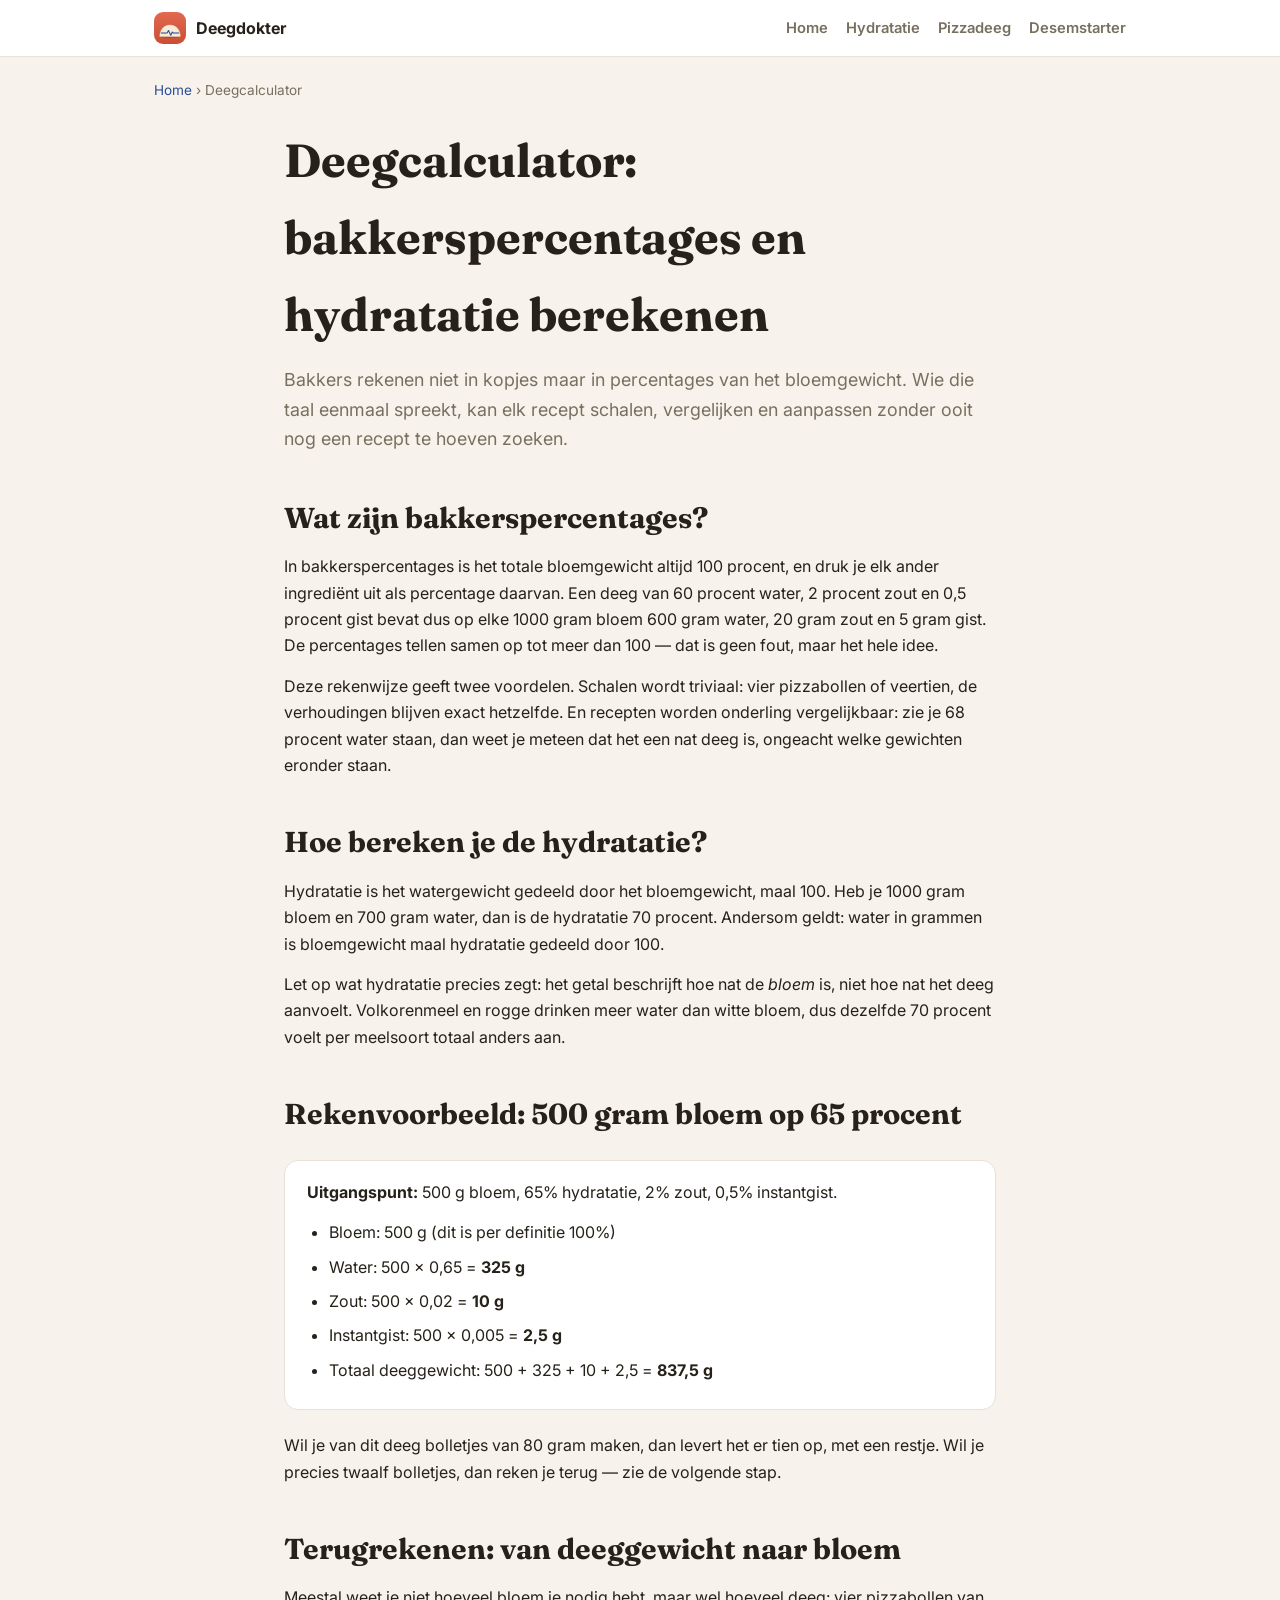
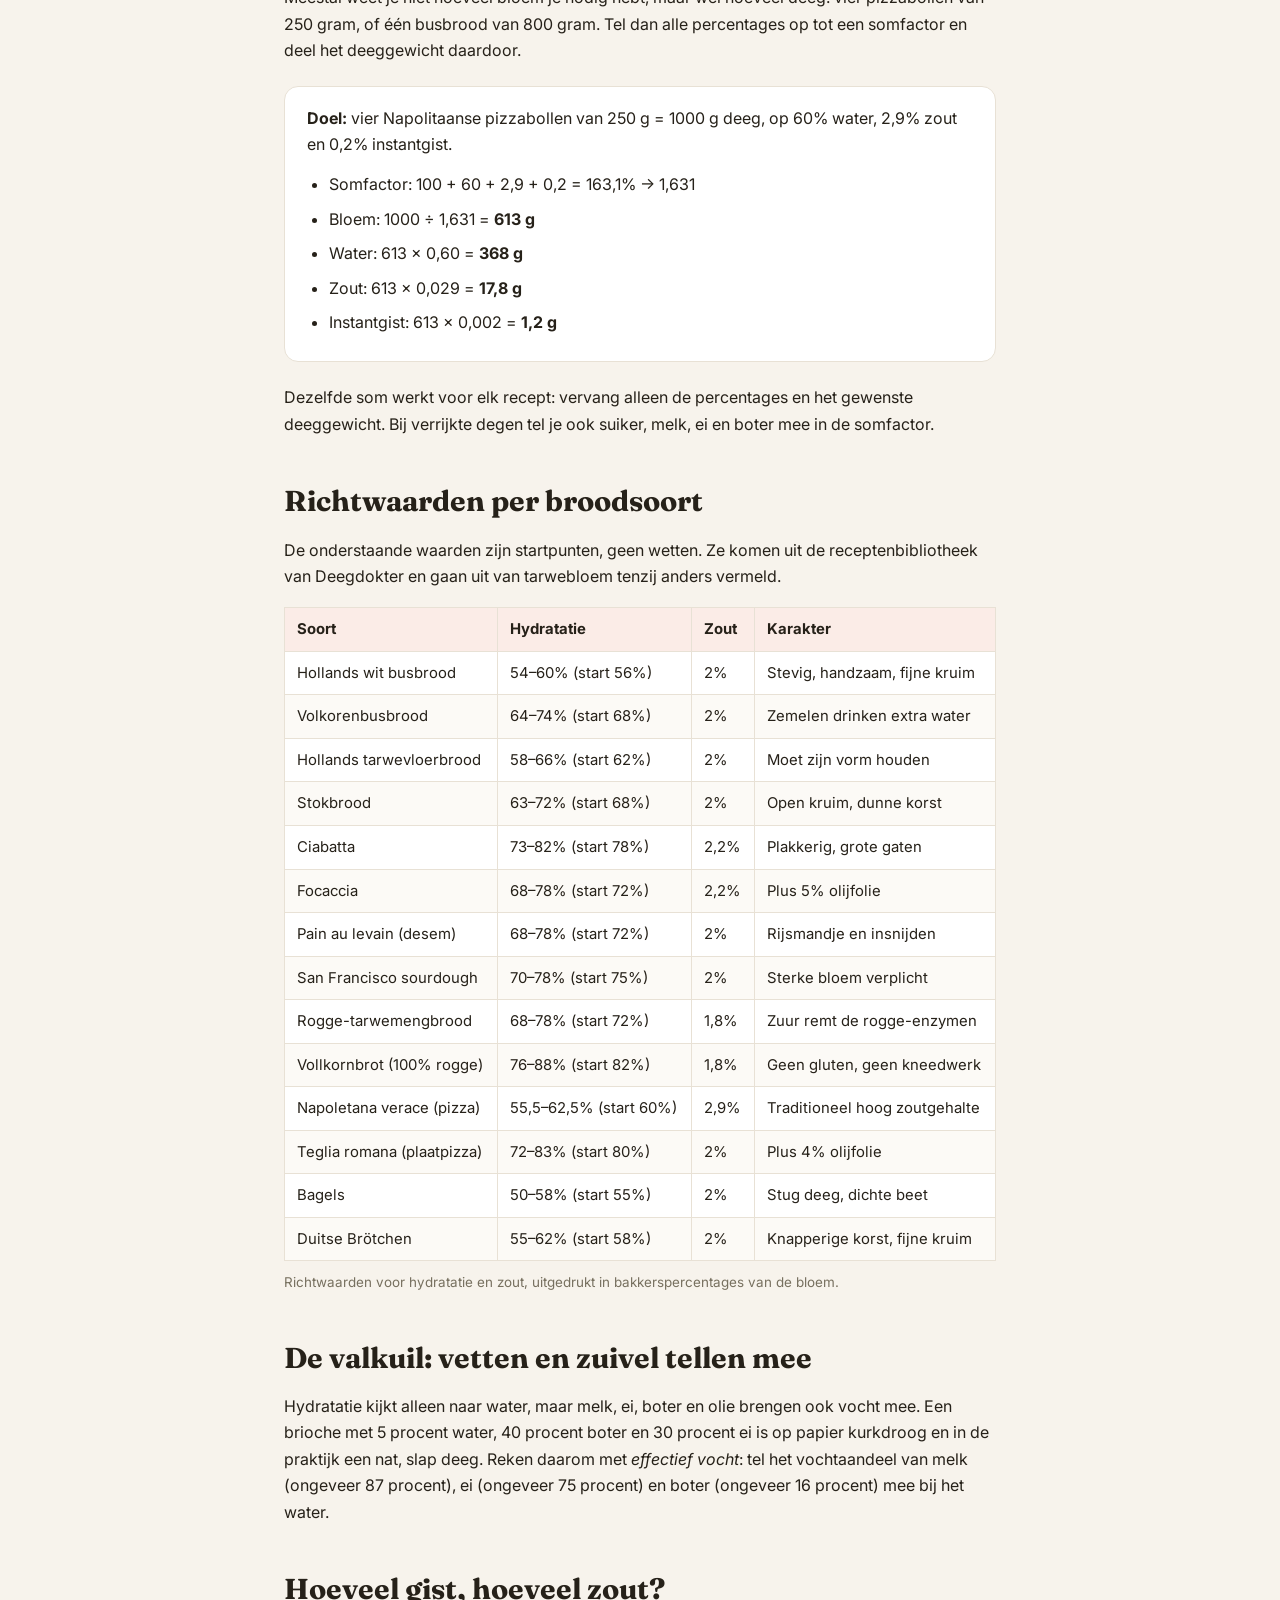
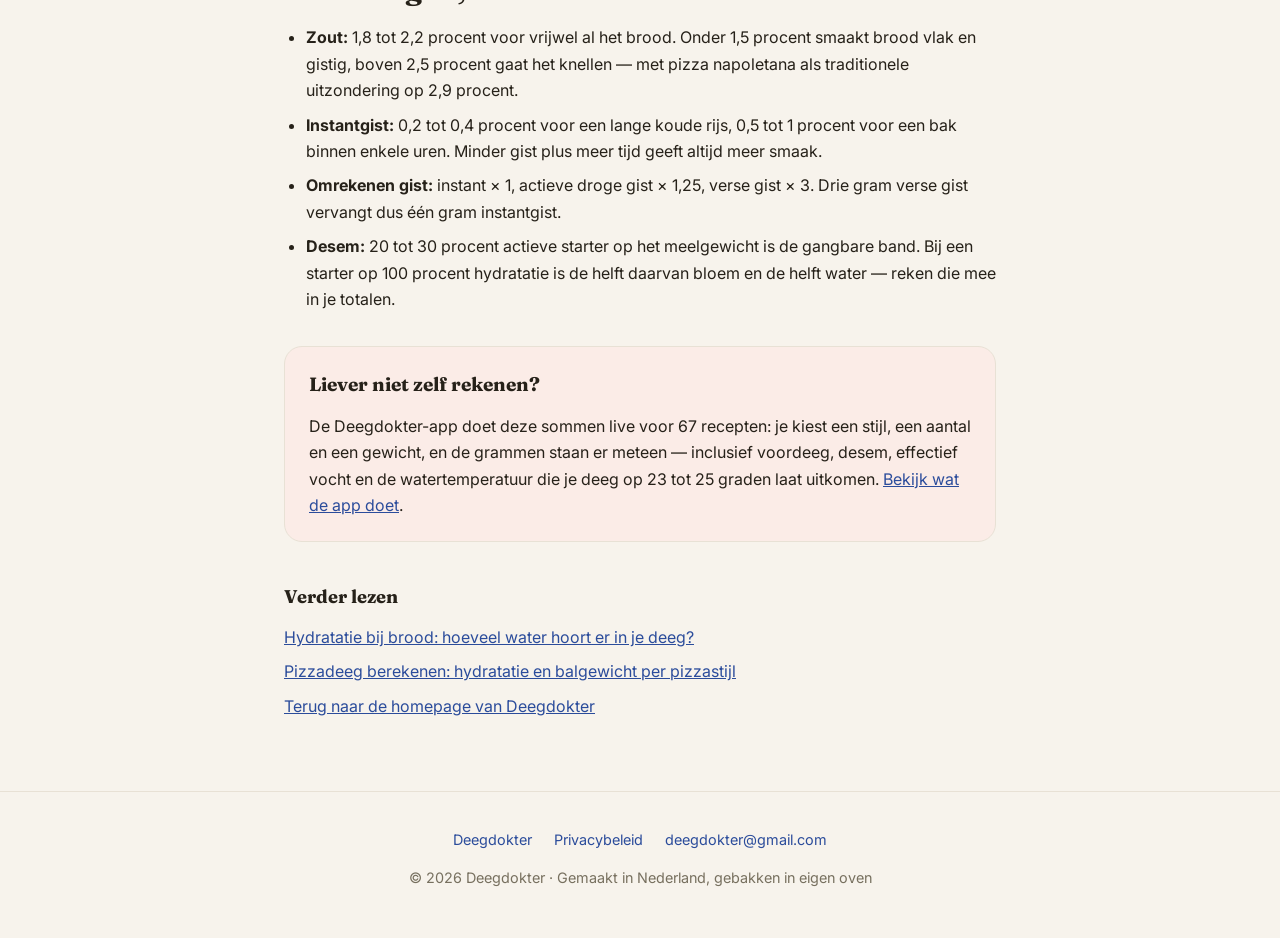
<file: deegcalculator.html>
<!DOCTYPE html>
<html lang="nl">
<head>
<meta charset="utf-8">
<meta name="viewport" content="width=device-width, initial-scale=1">
<title>Deegcalculator: bakkerspercentages en hydratatie berekenen</title>
<meta name="description" content="Zo reken je deeg uit in bakkerspercentages: bloem is altijd 100%, water, zout en gist druk je daarin uit. Met een volledig rekenvoorbeeld (500 g bloem, 65% water) en een tabel met richtwaarden per broodsoort.">
<link rel="canonical" href="https://deegdokter.nl/deegcalculator.html">
<link rel="icon" type="image/png" href="img/icoon.png">
<meta property="og:type" content="article">
<meta property="og:site_name" content="Deegdokter">
<meta property="og:title" content="Deegcalculator: bakkerspercentages en hydratatie berekenen">
<meta property="og:description" content="Bloem is altijd 100%. Zo reken je water, zout en gist uit — met rekenvoorbeeld en richtwaarden per broodsoort.">
<meta property="og:url" content="https://deegdokter.nl/deegcalculator.html">
<meta property="og:image" content="https://deegdokter.nl/img/og.png">
<meta property="og:locale" content="nl_NL">
<meta name="twitter:card" content="summary_large_image">
<meta name="twitter:title" content="Deegcalculator: bakkerspercentages en hydratatie berekenen">
<meta name="twitter:description" content="Bloem is altijd 100%. Zo reken je water, zout en gist uit — met rekenvoorbeeld en richtwaarden per broodsoort.">
<meta name="twitter:image" content="https://deegdokter.nl/img/og.png">
<script type="application/ld+json">
{
  "@context": "https://schema.org",
  "@type": "HowTo",
  "name": "Deeg berekenen in bakkerspercentages",
  "description": "Bakkerspercentages drukken elk ingrediënt uit als percentage van het bloemgewicht. Zo reken je hydratatie, zout en gist uit voor elk recept, in beide richtingen: vanuit een bloemgewicht of vanuit een gewenst deeggewicht.",
  "inLanguage": "nl",
  "totalTime": "PT5M",
  "tool": [
    { "@type": "HowToTool", "name": "Keukenweegschaal op de gram" },
    { "@type": "HowToTool", "name": "Fijnweegschaal op 0,1 gram voor gist" }
  ],
  "step": [
    {
      "@type": "HowToStep",
      "name": "Zet de bloem op 100 procent",
      "text": "In bakkerspercentages is het totale bloemgewicht altijd 100 procent. Alle andere ingrediënten druk je uit als percentage daarvan. De percentages tellen daardoor samen op tot meer dan 100 — dat hoort zo."
    },
    {
      "@type": "HowToStep",
      "name": "Reken het water uit",
      "text": "Water in grammen is bloemgewicht maal hydratatiepercentage gedeeld door 100. Bij 500 gram bloem en 65 procent hydratatie is dat 325 gram water."
    },
    {
      "@type": "HowToStep",
      "name": "Reken zout en gist uit",
      "text": "Zout zit voor vrijwel al het brood tussen 1,8 en 2,2 procent van de bloem; bij 500 gram bloem is 2 procent dus 10 gram. Instantgist loopt van 0,2 procent bij een lange koude rijs tot ongeveer 1 procent bij een snelle bak: 0,5 procent van 500 gram is 2,5 gram."
    },
    {
      "@type": "HowToStep",
      "name": "Reken terug vanuit het deeggewicht",
      "text": "Tel alle percentages op tot een somfactor en deel het gewenste deeggewicht daardoor. Bij 60 procent water, 2,9 procent zout en 0,2 procent gist is de som 163,1 procent; 1000 gram deeg gedeeld door 1,631 geeft 613 gram bloem."
    },
    {
      "@type": "HowToStep",
      "name": "Tel vetten en zuivel mee als effectief vocht",
      "text": "Melk, ei, boter en olie brengen ook vocht mee. Een recept met 5 procent water maar 40 procent boter en 30 procent ei is in de praktijk een nat deeg. Reken daarom met effectief vocht in plaats van alleen het waterpercentage."
    }
  ]
}
</script>
<script type="application/ld+json">
{
  "@context": "https://schema.org",
  "@type": "BreadcrumbList",
  "itemListElement": [
    { "@type": "ListItem", "position": 1, "name": "Deegdokter", "item": "https://deegdokter.nl/" },
    { "@type": "ListItem", "position": 2, "name": "Deegcalculator: bakkerspercentages berekenen", "item": "https://deegdokter.nl/deegcalculator.html" }
  ]
}
</script>
<link rel="preconnect" href="https://fonts.googleapis.com">
<link rel="preconnect" href="https://fonts.gstatic.com" crossorigin>
<link href="https://fonts.googleapis.com/css2?family=Fraunces:opsz,wght@9..144,600;9..144,700&family=Inter:wght@400;600;700&display=swap" rel="stylesheet">
<link rel="stylesheet" href="stijl.css">
</head>
<body>

<div class="topbalk">
  <div class="wrap">
    <a class="merk" href="/"><img src="img/icoon.png" alt="Deegdokter" width="32" height="32">Deegdokter</a>
    <nav>
      <a href="/">Home</a>
      <a href="hydratatie-brood.html">Hydratatie</a>
      <a href="pizzadeeg-berekenen.html">Pizzadeeg</a>
      <a href="zuurdesem-starter-maken.html">Desemstarter</a>
    </nav>
  </div>
</div>

<div class="wrap kruimel"><a href="/">Home</a> › Deegcalculator</div>

<article class="artikel">
  <h1>Deegcalculator: bakkerspercentages en hydratatie berekenen</h1>
  <p class="lead">Bakkers rekenen niet in kopjes maar in percentages van het bloemgewicht. Wie die taal eenmaal spreekt, kan elk recept schalen, vergelijken en aanpassen zonder ooit nog een recept te hoeven zoeken.</p>

  <h2>Wat zijn bakkerspercentages?</h2>
  <p>In bakkerspercentages is het totale bloemgewicht altijd 100 procent, en druk je elk ander ingrediënt uit als percentage daarvan. Een deeg van 60 procent water, 2 procent zout en 0,5 procent gist bevat dus op elke 1000 gram bloem 600 gram water, 20 gram zout en 5 gram gist. De percentages tellen samen op tot meer dan 100 — dat is geen fout, maar het hele idee.</p>
  <p>Deze rekenwijze geeft twee voordelen. Schalen wordt triviaal: vier pizzabollen of veertien, de verhoudingen blijven exact hetzelfde. En recepten worden onderling vergelijkbaar: zie je 68 procent water staan, dan weet je meteen dat het een nat deeg is, ongeacht welke gewichten eronder staan.</p>

  <h2>Hoe bereken je de hydratatie?</h2>
  <p>Hydratatie is het watergewicht gedeeld door het bloemgewicht, maal 100. Heb je 1000 gram bloem en 700 gram water, dan is de hydratatie 70 procent. Andersom geldt: water in grammen is bloemgewicht maal hydratatie gedeeld door 100.</p>
  <p>Let op wat hydratatie precies zegt: het getal beschrijft hoe nat de <em>bloem</em> is, niet hoe nat het deeg aanvoelt. Volkorenmeel en rogge drinken meer water dan witte bloem, dus dezelfde 70 procent voelt per meelsoort totaal anders aan.</p>

  <h2>Rekenvoorbeeld: 500 gram bloem op 65 procent</h2>
  <div class="rekenblok">
    <p><strong>Uitgangspunt:</strong> 500 g bloem, 65% hydratatie, 2% zout, 0,5% instantgist.</p>
    <ul>
      <li>Bloem: 500 g (dit is per definitie 100%)</li>
      <li>Water: 500 × 0,65 = <strong>325 g</strong></li>
      <li>Zout: 500 × 0,02 = <strong>10 g</strong></li>
      <li>Instantgist: 500 × 0,005 = <strong>2,5 g</strong></li>
      <li>Totaal deeggewicht: 500 + 325 + 10 + 2,5 = <strong>837,5 g</strong></li>
    </ul>
  </div>
  <p>Wil je van dit deeg bolletjes van 80 gram maken, dan levert het er tien op, met een restje. Wil je precies twaalf bolletjes, dan reken je terug — zie de volgende stap.</p>

  <h2>Terugrekenen: van deeggewicht naar bloem</h2>
  <p>Meestal weet je niet hoeveel bloem je nodig hebt, maar wel hoeveel deeg: vier pizzabollen van 250 gram, of één busbrood van 800 gram. Tel dan alle percentages op tot een somfactor en deel het deeggewicht daardoor.</p>
  <div class="rekenblok">
    <p><strong>Doel:</strong> vier Napolitaanse pizzabollen van 250 g = 1000 g deeg, op 60% water, 2,9% zout en 0,2% instantgist.</p>
    <ul>
      <li>Somfactor: 100 + 60 + 2,9 + 0,2 = 163,1% → 1,631</li>
      <li>Bloem: 1000 ÷ 1,631 = <strong>613 g</strong></li>
      <li>Water: 613 × 0,60 = <strong>368 g</strong></li>
      <li>Zout: 613 × 0,029 = <strong>17,8 g</strong></li>
      <li>Instantgist: 613 × 0,002 = <strong>1,2 g</strong></li>
    </ul>
  </div>
  <p>Dezelfde som werkt voor elk recept: vervang alleen de percentages en het gewenste deeggewicht. Bij verrijkte degen tel je ook suiker, melk, ei en boter mee in de somfactor.</p>

  <h2>Richtwaarden per broodsoort</h2>
  <p>De onderstaande waarden zijn startpunten, geen wetten. Ze komen uit de receptenbibliotheek van Deegdokter en gaan uit van tarwebloem tenzij anders vermeld.</p>
  <div class="tabelhouder">
    <table>
      <caption>Richtwaarden voor hydratatie en zout, uitgedrukt in bakkerspercentages van de bloem.</caption>
      <thead>
        <tr><th>Soort</th><th>Hydratatie</th><th>Zout</th><th>Karakter</th></tr>
      </thead>
      <tbody>
        <tr><td>Hollands wit busbrood</td><td>54–60% (start 56%)</td><td>2%</td><td>Stevig, handzaam, fijne kruim</td></tr>
        <tr><td>Volkorenbusbrood</td><td>64–74% (start 68%)</td><td>2%</td><td>Zemelen drinken extra water</td></tr>
        <tr><td>Hollands tarwevloerbrood</td><td>58–66% (start 62%)</td><td>2%</td><td>Moet zijn vorm houden</td></tr>
        <tr><td>Stokbrood</td><td>63–72% (start 68%)</td><td>2%</td><td>Open kruim, dunne korst</td></tr>
        <tr><td>Ciabatta</td><td>73–82% (start 78%)</td><td>2,2%</td><td>Plakkerig, grote gaten</td></tr>
        <tr><td>Focaccia</td><td>68–78% (start 72%)</td><td>2,2%</td><td>Plus 5% olijfolie</td></tr>
        <tr><td>Pain au levain (desem)</td><td>68–78% (start 72%)</td><td>2%</td><td>Rijsmandje en insnijden</td></tr>
        <tr><td>San Francisco sourdough</td><td>70–78% (start 75%)</td><td>2%</td><td>Sterke bloem verplicht</td></tr>
        <tr><td>Rogge-tarwemengbrood</td><td>68–78% (start 72%)</td><td>1,8%</td><td>Zuur remt de rogge-enzymen</td></tr>
        <tr><td>Vollkornbrot (100% rogge)</td><td>76–88% (start 82%)</td><td>1,8%</td><td>Geen gluten, geen kneedwerk</td></tr>
        <tr><td>Napoletana verace (pizza)</td><td>55,5–62,5% (start 60%)</td><td>2,9%</td><td>Traditioneel hoog zoutgehalte</td></tr>
        <tr><td>Teglia romana (plaatpizza)</td><td>72–83% (start 80%)</td><td>2%</td><td>Plus 4% olijfolie</td></tr>
        <tr><td>Bagels</td><td>50–58% (start 55%)</td><td>2%</td><td>Stug deeg, dichte beet</td></tr>
        <tr><td>Duitse Brötchen</td><td>55–62% (start 58%)</td><td>2%</td><td>Knapperige korst, fijne kruim</td></tr>
      </tbody>
    </table>
  </div>

  <h2>De valkuil: vetten en zuivel tellen mee</h2>
  <p>Hydratatie kijkt alleen naar water, maar melk, ei, boter en olie brengen ook vocht mee. Een brioche met 5 procent water, 40 procent boter en 30 procent ei is op papier kurkdroog en in de praktijk een nat, slap deeg. Reken daarom met <em>effectief vocht</em>: tel het vochtaandeel van melk (ongeveer 87 procent), ei (ongeveer 75 procent) en boter (ongeveer 16 procent) mee bij het water.</p>

  <h2>Hoeveel gist, hoeveel zout?</h2>
  <ul>
    <li><strong>Zout:</strong> 1,8 tot 2,2 procent voor vrijwel al het brood. Onder 1,5 procent smaakt brood vlak en gistig, boven 2,5 procent gaat het knellen — met pizza napoletana als traditionele uitzondering op 2,9 procent.</li>
    <li><strong>Instantgist:</strong> 0,2 tot 0,4 procent voor een lange koude rijs, 0,5 tot 1 procent voor een bak binnen enkele uren. Minder gist plus meer tijd geeft altijd meer smaak.</li>
    <li><strong>Omrekenen gist:</strong> instant × 1, actieve droge gist × 1,25, verse gist × 3. Drie gram verse gist vervangt dus één gram instantgist.</li>
    <li><strong>Desem:</strong> 20 tot 30 procent actieve starter op het meelgewicht is de gangbare band. Bij een starter op 100 procent hydratatie is de helft daarvan bloem en de helft water — reken die mee in je totalen.</li>
  </ul>

  <div class="app-slot">
    <h2>Liever niet zelf rekenen?</h2>
    <p>De Deegdokter-app doet deze sommen live voor 67 recepten: je kiest een stijl, een aantal en een gewicht, en de grammen staan er meteen — inclusief voordeeg, desem, effectief vocht en de watertemperatuur die je deeg op 23 tot 25 graden laat uitkomen. <a href="/">Bekijk wat de app doet</a>.</p>
  </div>

  <div class="verwant">
    <h2>Verder lezen</h2>
    <ul>
      <li><a href="hydratatie-brood.html">Hydratatie bij brood: hoeveel water hoort er in je deeg?</a></li>
      <li><a href="pizzadeeg-berekenen.html">Pizzadeeg berekenen: hydratatie en balgewicht per pizzastijl</a></li>
      <li><a href="/">Terug naar de homepage van Deegdokter</a></li>
    </ul>
  </div>
</article>

<footer>
  <div class="voetrij">
    <a href="/">Deegdokter</a>
    <a href="https://deegdokter.nl/deegdokter-privacy/">Privacybeleid</a>
    <a href="mailto:deegdokter@gmail.com">deegdokter@gmail.com</a>
  </div>
  <div>© 2026 Deegdokter · Gemaakt in Nederland, gebakken in eigen oven</div>
</footer>

</body>
</html>
</file>
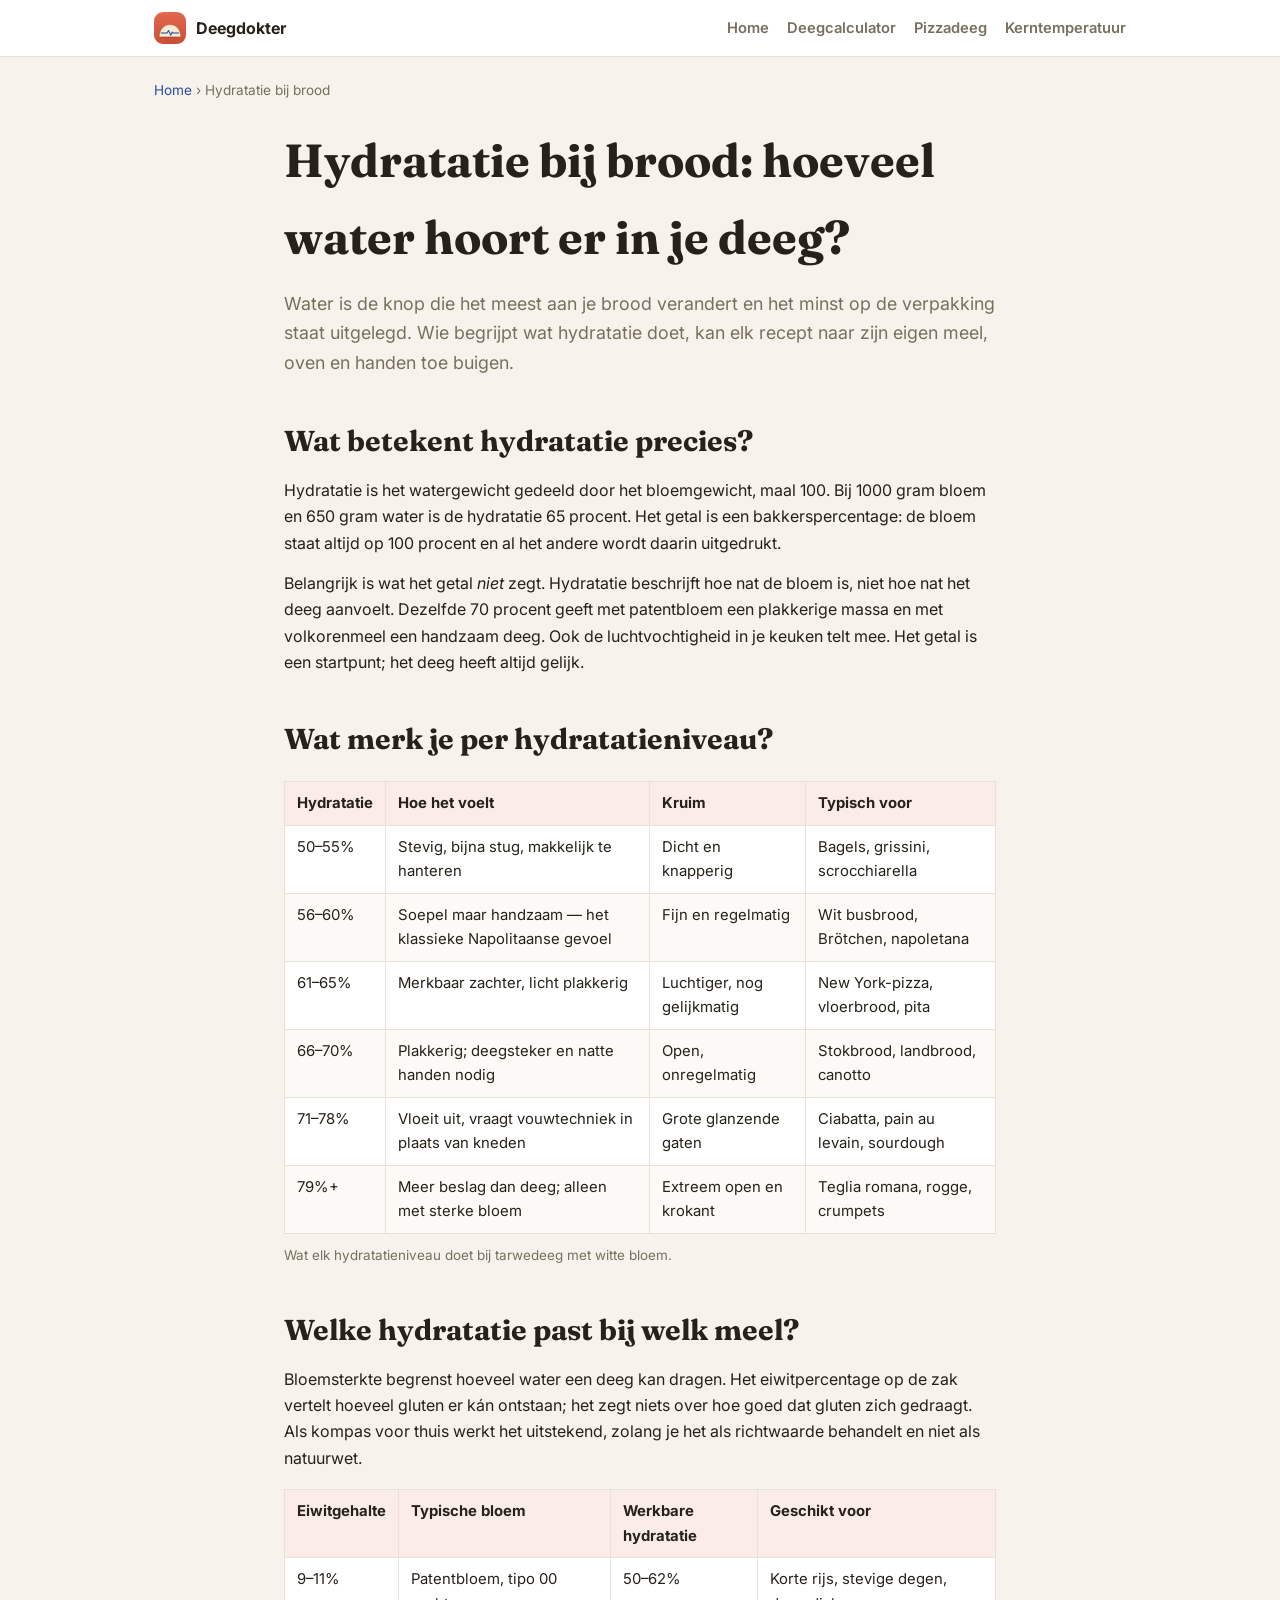
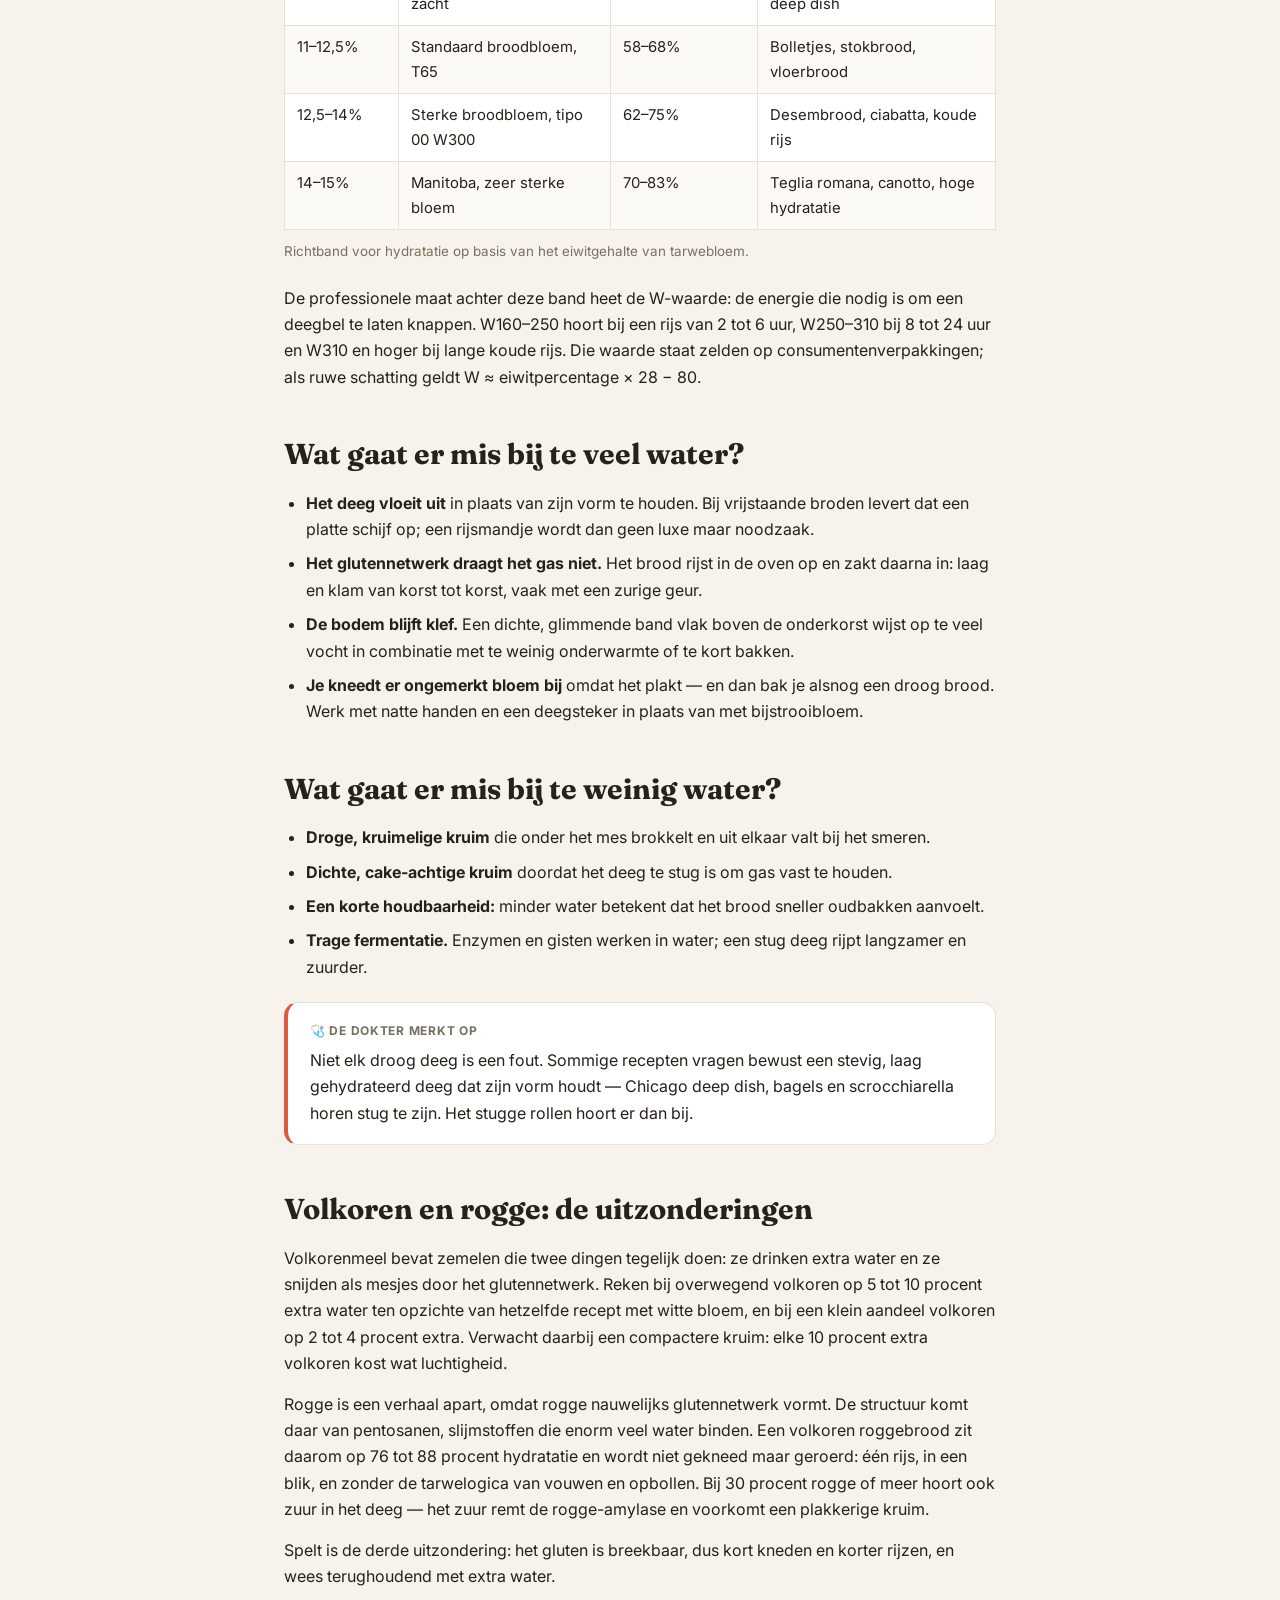
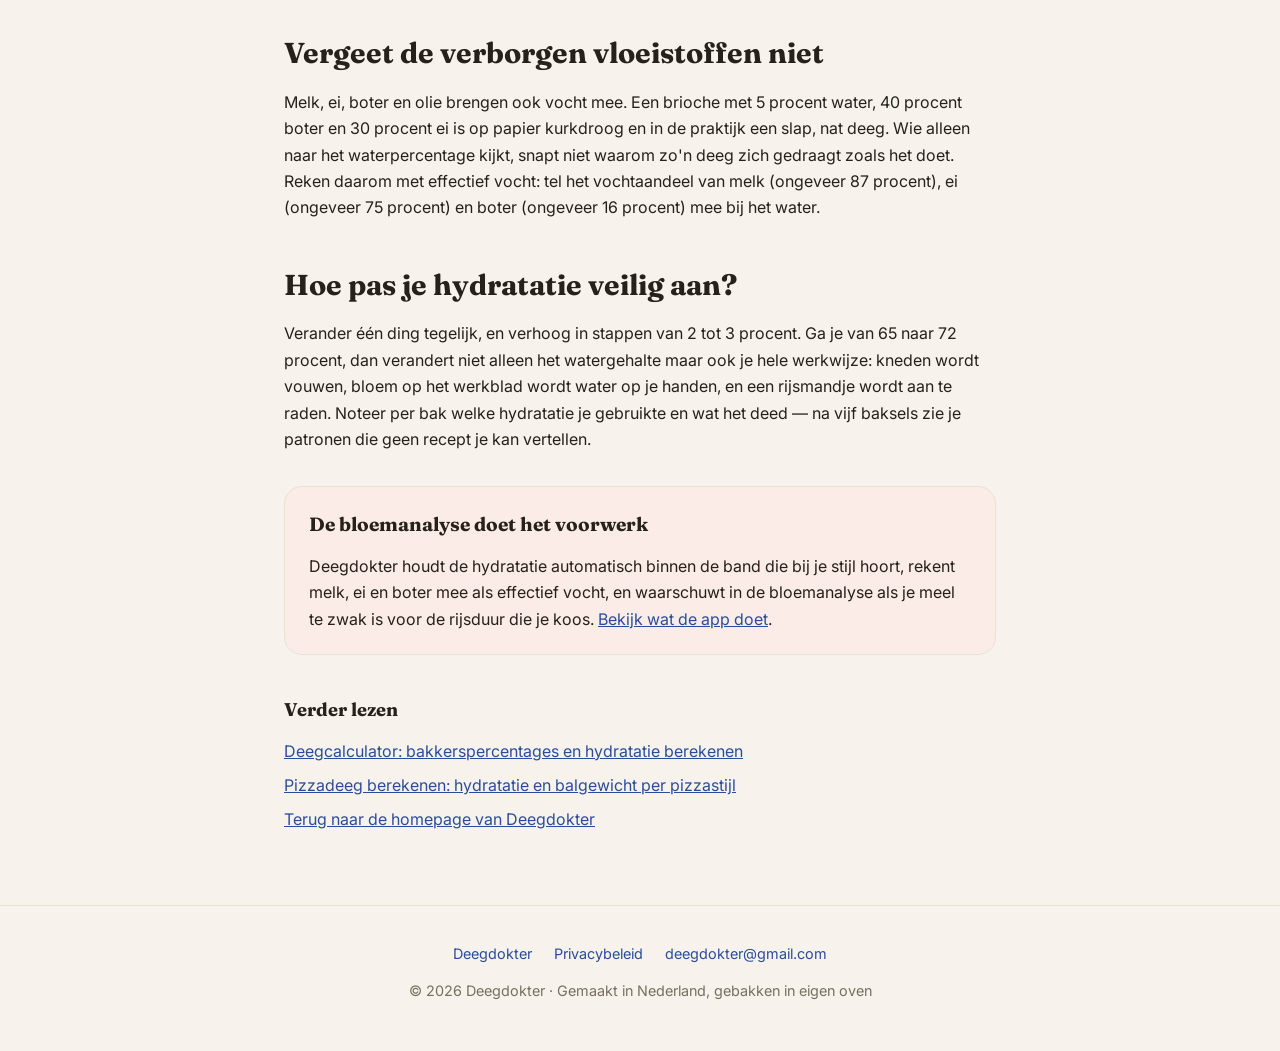
<file: hydratatie-brood.html>
<!DOCTYPE html>
<html lang="nl">
<head>
<meta charset="utf-8">
<meta name="viewport" content="width=device-width, initial-scale=1">
<title>Hydratatie bij brood: hoeveel water hoort er in je deeg?</title>
<meta name="description" content="Hydratatie is het watergewicht gedeeld door het bloemgewicht. Wat 55, 65 en 75 procent met je deeg doen, welke band bij welk eiwitgehalte past, wat er misgaat bij te nat of te droog deeg, en waarom volkoren en rogge de uitzonderingen zijn.">
<link rel="canonical" href="https://deegdokter.nl/hydratatie-brood.html">
<link rel="icon" type="image/png" href="img/icoon.png">
<meta property="og:type" content="article">
<meta property="og:site_name" content="Deegdokter">
<meta property="og:title" content="Hydratatie bij brood: hoeveel water hoort er in je deeg?">
<meta property="og:description" content="Wat 55, 65 en 75 procent hydratatie met je deeg doen — en waarom volkoren en rogge niet in die band passen.">
<meta property="og:url" content="https://deegdokter.nl/hydratatie-brood.html">
<meta property="og:image" content="https://deegdokter.nl/img/og.png">
<meta property="og:locale" content="nl_NL">
<meta name="twitter:card" content="summary_large_image">
<meta name="twitter:title" content="Hydratatie bij brood: hoeveel water hoort er in je deeg?">
<meta name="twitter:description" content="Wat 55, 65 en 75 procent hydratatie met je deeg doen — en waarom volkoren en rogge de uitzonderingen zijn.">
<meta name="twitter:image" content="https://deegdokter.nl/img/og.png">
<script type="application/ld+json">
{
  "@context": "https://schema.org",
  "@type": "Article",
  "headline": "Hydratatie bij brood: hoeveel water hoort er in je deeg?",
  "description": "Hydratatie is het watergewicht gedeeld door het bloemgewicht, maal 100. Dit artikel legt uit wat elk hydratatieniveau met deeg doet, welke band bij welk eiwitgehalte past, wat er misgaat bij te nat of te droog deeg, en waarom volkoren en rogge zich anders gedragen.",
  "inLanguage": "nl",
  "datePublished": "2026-07-23",
  "dateModified": "2026-07-23",
  "articleSection": "Bakkerskennis",
  "keywords": "hydratatie brood, hoeveel water in brooddeeg, bakkerspercentages, volkoren hydratatie, rogge hydratatie",
  "image": "https://deegdokter.nl/img/og.png",
  "mainEntityOfPage": { "@type": "WebPage", "@id": "https://deegdokter.nl/hydratatie-brood.html" },
  "author": { "@type": "Organization", "name": "Deegdokter", "url": "https://deegdokter.nl/" },
  "publisher": { "@type": "Organization", "name": "Deegdokter", "url": "https://deegdokter.nl/", "logo": { "@type": "ImageObject", "url": "https://deegdokter.nl/img/icoon.png" } }
}
</script>
<script type="application/ld+json">
{
  "@context": "https://schema.org",
  "@type": "BreadcrumbList",
  "itemListElement": [
    { "@type": "ListItem", "position": 1, "name": "Deegdokter", "item": "https://deegdokter.nl/" },
    { "@type": "ListItem", "position": 2, "name": "Hydratatie bij brood", "item": "https://deegdokter.nl/hydratatie-brood.html" }
  ]
}
</script>
<link rel="preconnect" href="https://fonts.googleapis.com">
<link rel="preconnect" href="https://fonts.gstatic.com" crossorigin>
<link href="https://fonts.googleapis.com/css2?family=Fraunces:opsz,wght@9..144,600;9..144,700&family=Inter:wght@400;600;700&display=swap" rel="stylesheet">
<link rel="stylesheet" href="stijl.css">
</head>
<body>

<div class="topbalk">
  <div class="wrap">
    <a class="merk" href="/"><img src="img/icoon.png" alt="Deegdokter" width="32" height="32">Deegdokter</a>
    <nav>
      <a href="/">Home</a>
      <a href="deegcalculator.html">Deegcalculator</a>
      <a href="pizzadeeg-berekenen.html">Pizzadeeg</a>
      <a href="brood-kerntemperatuur.html">Kerntemperatuur</a>
    </nav>
  </div>
</div>

<div class="wrap kruimel"><a href="/">Home</a> › Hydratatie bij brood</div>

<article class="artikel">
  <h1>Hydratatie bij brood: hoeveel water hoort er in je deeg?</h1>
  <p class="lead">Water is de knop die het meest aan je brood verandert en het minst op de verpakking staat uitgelegd. Wie begrijpt wat hydratatie doet, kan elk recept naar zijn eigen meel, oven en handen toe buigen.</p>

  <h2>Wat betekent hydratatie precies?</h2>
  <p>Hydratatie is het watergewicht gedeeld door het bloemgewicht, maal 100. Bij 1000 gram bloem en 650 gram water is de hydratatie 65 procent. Het getal is een bakkerspercentage: de bloem staat altijd op 100 procent en al het andere wordt daarin uitgedrukt.</p>
  <p>Belangrijk is wat het getal <em>niet</em> zegt. Hydratatie beschrijft hoe nat de bloem is, niet hoe nat het deeg aanvoelt. Dezelfde 70 procent geeft met patentbloem een plakkerige massa en met volkorenmeel een handzaam deeg. Ook de luchtvochtigheid in je keuken telt mee. Het getal is een startpunt; het deeg heeft altijd gelijk.</p>

  <h2>Wat merk je per hydratatieniveau?</h2>
  <div class="tabelhouder">
    <table>
      <caption>Wat elk hydratatieniveau doet bij tarwedeeg met witte bloem.</caption>
      <thead>
        <tr><th>Hydratatie</th><th>Hoe het voelt</th><th>Kruim</th><th>Typisch voor</th></tr>
      </thead>
      <tbody>
        <tr><td>50–55%</td><td>Stevig, bijna stug, makkelijk te hanteren</td><td>Dicht en knapperig</td><td>Bagels, grissini, scrocchiarella</td></tr>
        <tr><td>56–60%</td><td>Soepel maar handzaam — het klassieke Napolitaanse gevoel</td><td>Fijn en regelmatig</td><td>Wit busbrood, Brötchen, napoletana</td></tr>
        <tr><td>61–65%</td><td>Merkbaar zachter, licht plakkerig</td><td>Luchtiger, nog gelijkmatig</td><td>New York-pizza, vloerbrood, pita</td></tr>
        <tr><td>66–70%</td><td>Plakkerig; deegsteker en natte handen nodig</td><td>Open, onregelmatig</td><td>Stokbrood, landbrood, canotto</td></tr>
        <tr><td>71–78%</td><td>Vloeit uit, vraagt vouwtechniek in plaats van kneden</td><td>Grote glanzende gaten</td><td>Ciabatta, pain au levain, sourdough</td></tr>
        <tr><td>79%+</td><td>Meer beslag dan deeg; alleen met sterke bloem</td><td>Extreem open en krokant</td><td>Teglia romana, rogge, crumpets</td></tr>
      </tbody>
    </table>
  </div>

  <h2>Welke hydratatie past bij welk meel?</h2>
  <p>Bloemsterkte begrenst hoeveel water een deeg kan dragen. Het eiwitpercentage op de zak vertelt hoeveel gluten er kán ontstaan; het zegt niets over hoe goed dat gluten zich gedraagt. Als kompas voor thuis werkt het uitstekend, zolang je het als richtwaarde behandelt en niet als natuurwet.</p>
  <div class="tabelhouder">
    <table>
      <caption>Richtband voor hydratatie op basis van het eiwitgehalte van tarwebloem.</caption>
      <thead>
        <tr><th>Eiwitgehalte</th><th>Typische bloem</th><th>Werkbare hydratatie</th><th>Geschikt voor</th></tr>
      </thead>
      <tbody>
        <tr><td>9–11%</td><td>Patentbloem, tipo 00 zacht</td><td>50–62%</td><td>Korte rijs, stevige degen, deep dish</td></tr>
        <tr><td>11–12,5%</td><td>Standaard broodbloem, T65</td><td>58–68%</td><td>Bolletjes, stokbrood, vloerbrood</td></tr>
        <tr><td>12,5–14%</td><td>Sterke broodbloem, tipo 00 W300</td><td>62–75%</td><td>Desembrood, ciabatta, koude rijs</td></tr>
        <tr><td>14–15%</td><td>Manitoba, zeer sterke bloem</td><td>70–83%</td><td>Teglia romana, canotto, hoge hydratatie</td></tr>
      </tbody>
    </table>
  </div>
  <p>De professionele maat achter deze band heet de W-waarde: de energie die nodig is om een deegbel te laten knappen. W160–250 hoort bij een rijs van 2 tot 6 uur, W250–310 bij 8 tot 24 uur en W310 en hoger bij lange koude rijs. Die waarde staat zelden op consumentenverpakkingen; als ruwe schatting geldt W ≈ eiwitpercentage × 28 − 80.</p>

  <h2>Wat gaat er mis bij te veel water?</h2>
  <ul>
    <li><strong>Het deeg vloeit uit</strong> in plaats van zijn vorm te houden. Bij vrijstaande broden levert dat een platte schijf op; een rijsmandje wordt dan geen luxe maar noodzaak.</li>
    <li><strong>Het glutennetwerk draagt het gas niet.</strong> Het brood rijst in de oven op en zakt daarna in: laag en klam van korst tot korst, vaak met een zurige geur.</li>
    <li><strong>De bodem blijft klef.</strong> Een dichte, glimmende band vlak boven de onderkorst wijst op te veel vocht in combinatie met te weinig onderwarmte of te kort bakken.</li>
    <li><strong>Je kneedt er ongemerkt bloem bij</strong> omdat het plakt — en dan bak je alsnog een droog brood. Werk met natte handen en een deegsteker in plaats van met bijstrooibloem.</li>
  </ul>

  <h2>Wat gaat er mis bij te weinig water?</h2>
  <ul>
    <li><strong>Droge, kruimelige kruim</strong> die onder het mes brokkelt en uit elkaar valt bij het smeren.</li>
    <li><strong>Dichte, cake-achtige kruim</strong> doordat het deeg te stug is om gas vast te houden.</li>
    <li><strong>Een korte houdbaarheid:</strong> minder water betekent dat het brood sneller oudbakken aanvoelt.</li>
    <li><strong>Trage fermentatie.</strong> Enzymen en gisten werken in water; een stug deeg rijpt langzamer en zuurder.</li>
  </ul>

  <div class="kader">
    <span class="lbl">🩺 DE DOKTER MERKT OP</span>
    <p>Niet elk droog deeg is een fout. Sommige recepten vragen bewust een stevig, laag gehydrateerd deeg dat zijn vorm houdt — Chicago deep dish, bagels en scrocchiarella horen stug te zijn. Het stugge rollen hoort er dan bij.</p>
  </div>

  <h2>Volkoren en rogge: de uitzonderingen</h2>
  <p>Volkorenmeel bevat zemelen die twee dingen tegelijk doen: ze drinken extra water en ze snijden als mesjes door het glutennetwerk. Reken bij overwegend volkoren op 5 tot 10 procent extra water ten opzichte van hetzelfde recept met witte bloem, en bij een klein aandeel volkoren op 2 tot 4 procent extra. Verwacht daarbij een compactere kruim: elke 10 procent extra volkoren kost wat luchtigheid.</p>
  <p>Rogge is een verhaal apart, omdat rogge nauwelijks glutennetwerk vormt. De structuur komt daar van pentosanen, slijmstoffen die enorm veel water binden. Een volkoren roggebrood zit daarom op 76 tot 88 procent hydratatie en wordt niet gekneed maar geroerd: één rijs, in een blik, en zonder de tarwelogica van vouwen en opbollen. Bij 30 procent rogge of meer hoort ook zuur in het deeg — het zuur remt de rogge-amylase en voorkomt een plakkerige kruim.</p>
  <p>Spelt is de derde uitzondering: het gluten is breekbaar, dus kort kneden en korter rijzen, en wees terughoudend met extra water.</p>

  <h2>Vergeet de verborgen vloeistoffen niet</h2>
  <p>Melk, ei, boter en olie brengen ook vocht mee. Een brioche met 5 procent water, 40 procent boter en 30 procent ei is op papier kurkdroog en in de praktijk een slap, nat deeg. Wie alleen naar het waterpercentage kijkt, snapt niet waarom zo'n deeg zich gedraagt zoals het doet. Reken daarom met effectief vocht: tel het vochtaandeel van melk (ongeveer 87 procent), ei (ongeveer 75 procent) en boter (ongeveer 16 procent) mee bij het water.</p>

  <h2>Hoe pas je hydratatie veilig aan?</h2>
  <p>Verander één ding tegelijk, en verhoog in stappen van 2 tot 3 procent. Ga je van 65 naar 72 procent, dan verandert niet alleen het watergehalte maar ook je hele werkwijze: kneden wordt vouwen, bloem op het werkblad wordt water op je handen, en een rijsmandje wordt aan te raden. Noteer per bak welke hydratatie je gebruikte en wat het deed — na vijf baksels zie je patronen die geen recept je kan vertellen.</p>

  <div class="app-slot">
    <h2>De bloemanalyse doet het voorwerk</h2>
    <p>Deegdokter houdt de hydratatie automatisch binnen de band die bij je stijl hoort, rekent melk, ei en boter mee als effectief vocht, en waarschuwt in de bloemanalyse als je meel te zwak is voor de rijsduur die je koos. <a href="/">Bekijk wat de app doet</a>.</p>
  </div>

  <div class="verwant">
    <h2>Verder lezen</h2>
    <ul>
      <li><a href="deegcalculator.html">Deegcalculator: bakkerspercentages en hydratatie berekenen</a></li>
      <li><a href="pizzadeeg-berekenen.html">Pizzadeeg berekenen: hydratatie en balgewicht per pizzastijl</a></li>
      <li><a href="/">Terug naar de homepage van Deegdokter</a></li>
    </ul>
  </div>
</article>

<footer>
  <div class="voetrij">
    <a href="/">Deegdokter</a>
    <a href="https://deegdokter.nl/deegdokter-privacy/">Privacybeleid</a>
    <a href="mailto:deegdokter@gmail.com">deegdokter@gmail.com</a>
  </div>
  <div>© 2026 Deegdokter · Gemaakt in Nederland, gebakken in eigen oven</div>
</footer>

</body>
</html>
</file>
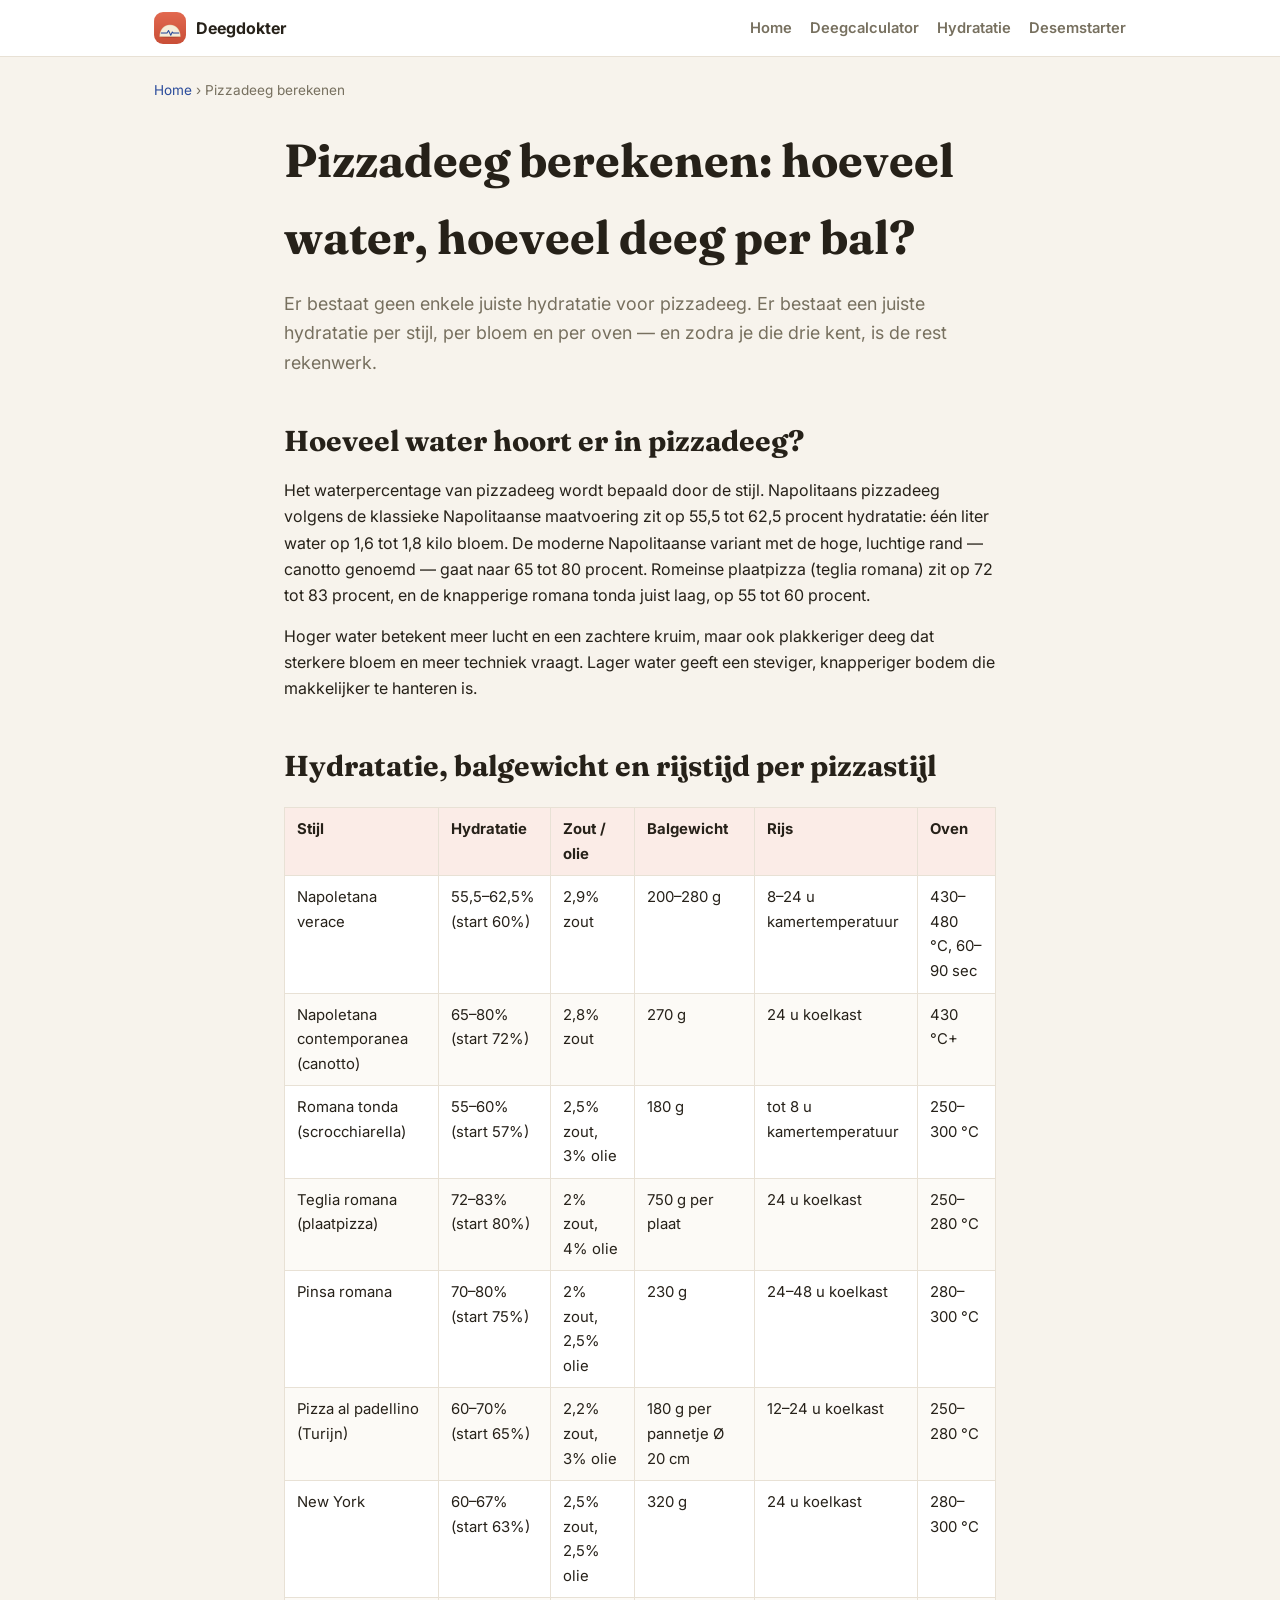
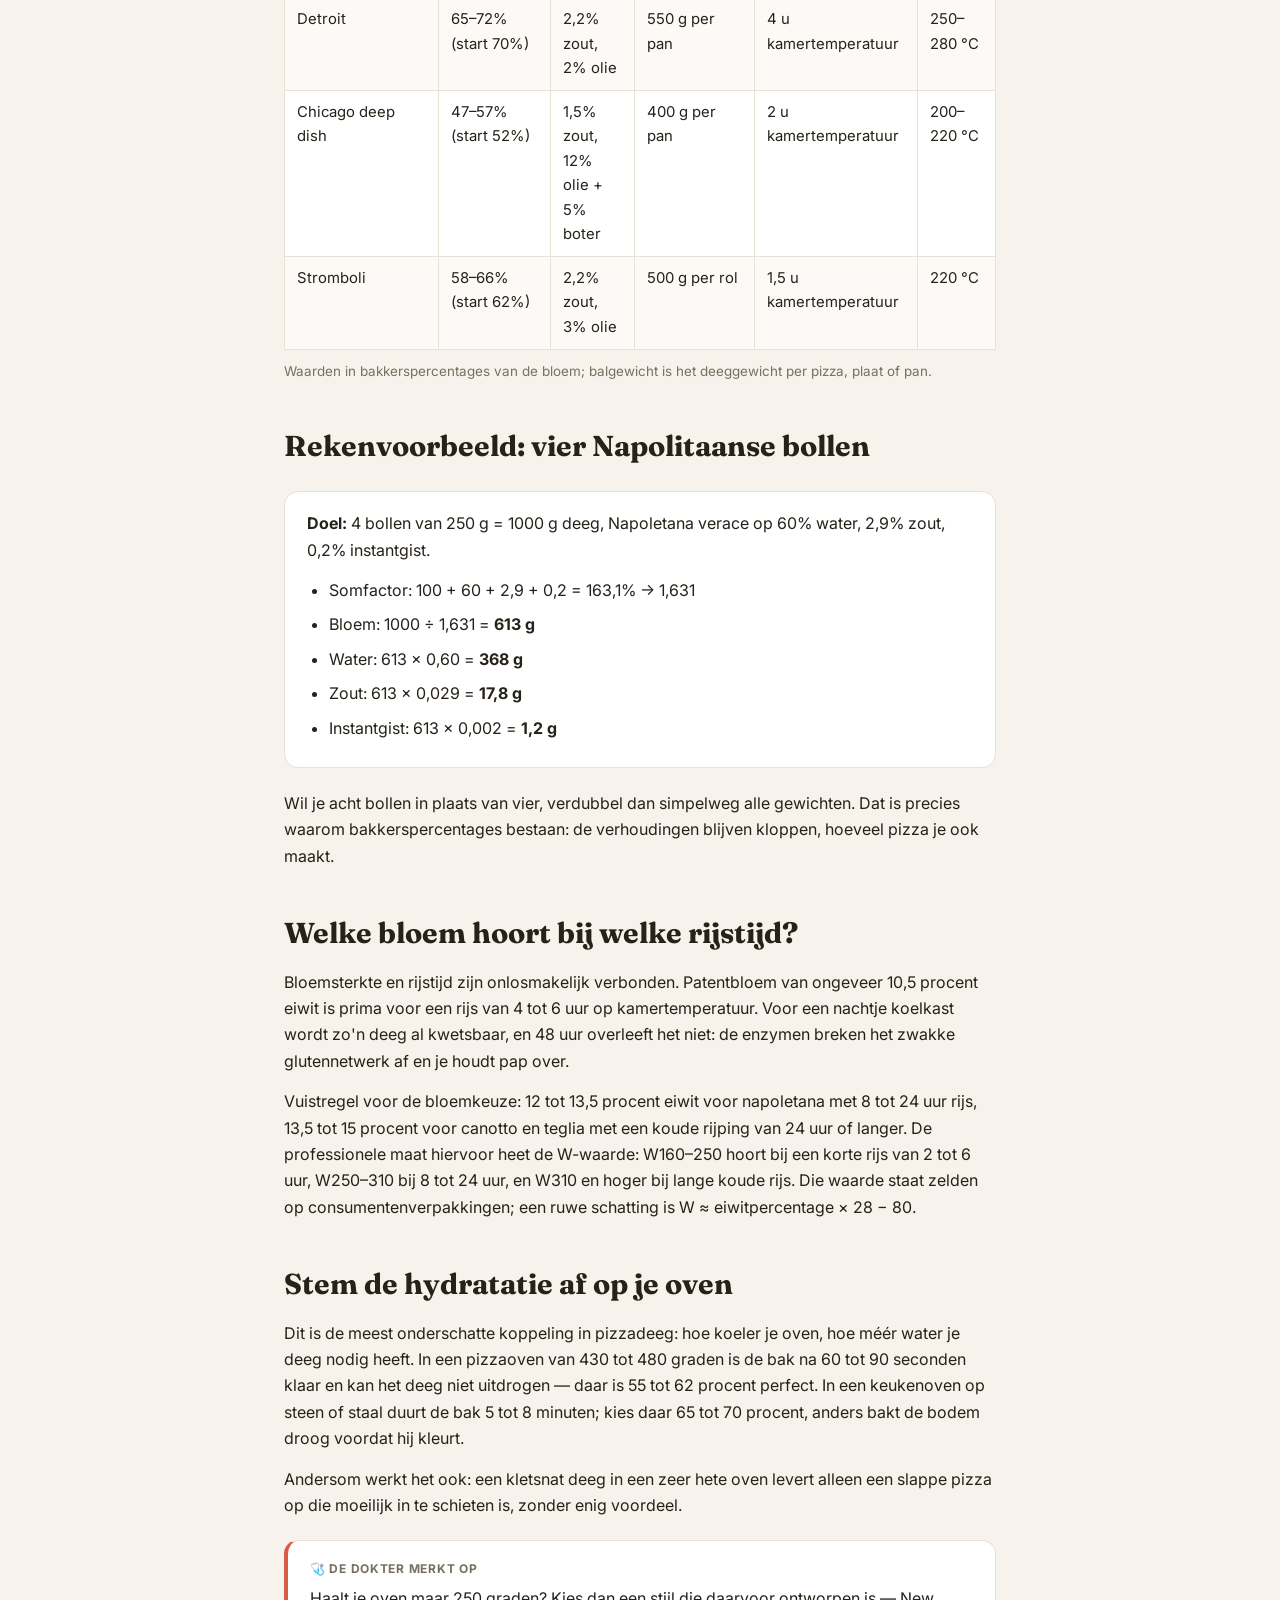
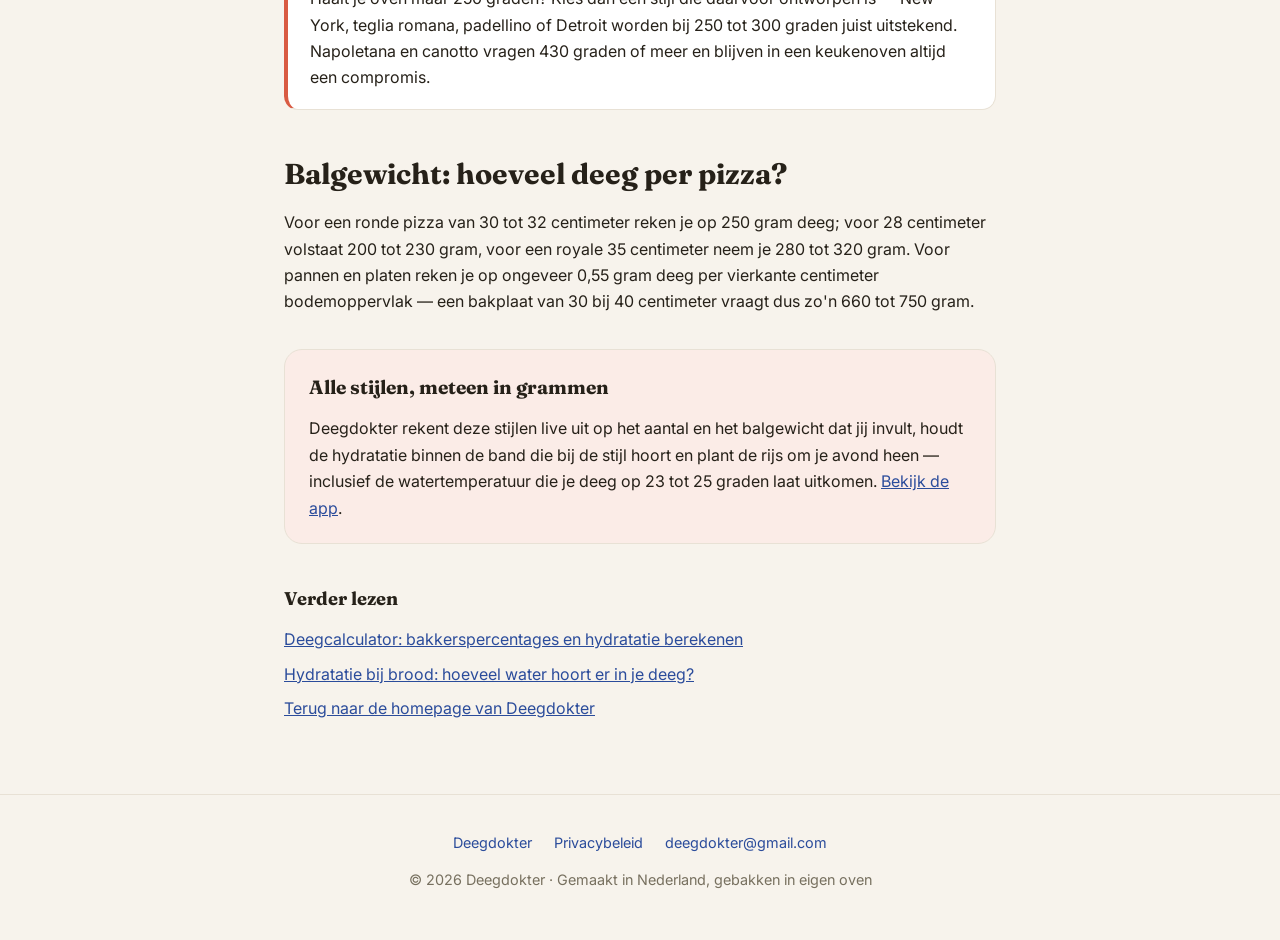
<file: pizzadeeg-berekenen.html>
<!DOCTYPE html>
<html lang="nl">
<head>
<meta charset="utf-8">
<meta name="viewport" content="width=device-width, initial-scale=1">
<title>Pizzadeeg berekenen: hydratatie, balgewicht en rijstijd per stijl</title>
<meta name="description" content="Hoeveel water hoort er in pizzadeeg? Napoletana zit op 55,5–62,5%, canotto op 65–80%, romana tonda op 55–60% en teglia romana op 72–83%. Tabel met hydratatie, zout, balgewicht, rijstijd en oventemperatuur per pizzastijl, plus een rekenvoorbeeld.">
<link rel="canonical" href="https://deegdokter.nl/pizzadeeg-berekenen.html">
<link rel="icon" type="image/png" href="img/icoon.png">
<meta property="og:type" content="article">
<meta property="og:site_name" content="Deegdokter">
<meta property="og:title" content="Pizzadeeg berekenen: hydratatie, balgewicht en rijstijd per stijl">
<meta property="og:description" content="Hoeveel water in pizzadeeg? Hydratatie, zout, balgewicht en rijstijd voor tien pizzastijlen, met rekenvoorbeeld.">
<meta property="og:url" content="https://deegdokter.nl/pizzadeeg-berekenen.html">
<meta property="og:image" content="https://deegdokter.nl/img/og.png">
<meta property="og:locale" content="nl_NL">
<meta name="twitter:card" content="summary_large_image">
<meta name="twitter:title" content="Pizzadeeg berekenen: hydratatie, balgewicht en rijstijd per stijl">
<meta name="twitter:description" content="Hoeveel water in pizzadeeg? Hydratatie, zout, balgewicht en rijstijd voor tien pizzastijlen.">
<meta name="twitter:image" content="https://deegdokter.nl/img/og.png">
<script type="application/ld+json">
{
  "@context": "https://schema.org",
  "@type": "HowTo",
  "name": "Pizzadeeg berekenen per stijl",
  "description": "Bepaal hoeveel bloem, water, zout en gist je nodig hebt voor pizzadeeg, uitgaande van het aantal ballen, het balgewicht en de hydratatie van de gekozen pizzastijl.",
  "inLanguage": "nl",
  "totalTime": "PT5M",
  "step": [
    {
      "@type": "HowToStep",
      "name": "Kies de stijl en daarmee de hydratatie",
      "text": "Napoletana verace zit op 55,5 tot 62,5 procent hydratatie, Napoletana contemporanea (canotto) op 65 tot 80 procent, romana tonda op 55 tot 60 procent en teglia romana op 72 tot 83 procent. De stijl bepaalt ook het zoutpercentage: napoletana zit traditioneel op 2,9 procent, de meeste andere stijlen tussen 2 en 2,5 procent."
    },
    {
      "@type": "HowToStep",
      "name": "Bepaal het totale deeggewicht",
      "text": "Vermenigvuldig het aantal pizza's met het balgewicht van de stijl. Napolitaanse ballen wegen 200 tot 280 gram, New York-ballen ongeveer 320 gram, een plaat teglia romana ongeveer 750 gram."
    },
    {
      "@type": "HowToStep",
      "name": "Reken terug naar het bloemgewicht",
      "text": "Tel alle percentages op tot een somfactor en deel het deeggewicht daardoor. Bij 60 procent water, 2,9 procent zout en 0,2 procent gist is de somfactor 1,631; 1000 gram deeg gedeeld door 1,631 geeft 613 gram bloem."
    },
    {
      "@type": "HowToStep",
      "name": "Stem de bloemsterkte af op de rijstijd",
      "text": "Patentbloem van ongeveer 10,5 procent eiwit trekt 4 tot 6 uur op kamertemperatuur. Voor een rijs van 24 uur of langer in de koelkast heb je bloem van 12,5 tot 15 procent eiwit nodig, anders breken de enzymen het zwakke glutennetwerk af."
    },
    {
      "@type": "HowToStep",
      "name": "Stem de hydratatie af op je oven",
      "text": "Hoe koeler de oven, hoe meer water het deeg nodig heeft. In een pizzaoven van 430 tot 480 graden bakt een pizza in 60 tot 90 seconden en is 55 tot 62 procent ideaal. In een keukenoven van 250 tot 300 graden duurt de bak 5 tot 8 minuten en kies je beter 65 tot 70 procent."
    }
  ]
}
</script>
<script type="application/ld+json">
{
  "@context": "https://schema.org",
  "@type": "BreadcrumbList",
  "itemListElement": [
    { "@type": "ListItem", "position": 1, "name": "Deegdokter", "item": "https://deegdokter.nl/" },
    { "@type": "ListItem", "position": 2, "name": "Pizzadeeg berekenen", "item": "https://deegdokter.nl/pizzadeeg-berekenen.html" }
  ]
}
</script>
<link rel="preconnect" href="https://fonts.googleapis.com">
<link rel="preconnect" href="https://fonts.gstatic.com" crossorigin>
<link href="https://fonts.googleapis.com/css2?family=Fraunces:opsz,wght@9..144,600;9..144,700&family=Inter:wght@400;600;700&display=swap" rel="stylesheet">
<link rel="stylesheet" href="stijl.css">
</head>
<body>

<div class="topbalk">
  <div class="wrap">
    <a class="merk" href="/"><img src="img/icoon.png" alt="Deegdokter" width="32" height="32">Deegdokter</a>
    <nav>
      <a href="/">Home</a>
      <a href="deegcalculator.html">Deegcalculator</a>
      <a href="hydratatie-brood.html">Hydratatie</a>
      <a href="zuurdesem-starter-maken.html">Desemstarter</a>
    </nav>
  </div>
</div>

<div class="wrap kruimel"><a href="/">Home</a> › Pizzadeeg berekenen</div>

<article class="artikel">
  <h1>Pizzadeeg berekenen: hoeveel water, hoeveel deeg per bal?</h1>
  <p class="lead">Er bestaat geen enkele juiste hydratatie voor pizzadeeg. Er bestaat een juiste hydratatie per stijl, per bloem en per oven — en zodra je die drie kent, is de rest rekenwerk.</p>

  <h2>Hoeveel water hoort er in pizzadeeg?</h2>
  <p>Het waterpercentage van pizzadeeg wordt bepaald door de stijl. Napolitaans pizzadeeg volgens de klassieke Napolitaanse maatvoering zit op 55,5 tot 62,5 procent hydratatie: één liter water op 1,6 tot 1,8 kilo bloem. De moderne Napolitaanse variant met de hoge, luchtige rand — canotto genoemd — gaat naar 65 tot 80 procent. Romeinse plaatpizza (teglia romana) zit op 72 tot 83 procent, en de knapperige romana tonda juist laag, op 55 tot 60 procent.</p>
  <p>Hoger water betekent meer lucht en een zachtere kruim, maar ook plakkeriger deeg dat sterkere bloem en meer techniek vraagt. Lager water geeft een steviger, knapperiger bodem die makkelijker te hanteren is.</p>

  <h2>Hydratatie, balgewicht en rijstijd per pizzastijl</h2>
  <div class="tabelhouder">
    <table>
      <caption>Waarden in bakkerspercentages van de bloem; balgewicht is het deeggewicht per pizza, plaat of pan.</caption>
      <thead>
        <tr><th>Stijl</th><th>Hydratatie</th><th>Zout / olie</th><th>Balgewicht</th><th>Rijs</th><th>Oven</th></tr>
      </thead>
      <tbody>
        <tr><td>Napoletana verace</td><td>55,5–62,5% (start 60%)</td><td>2,9% zout</td><td>200–280 g</td><td>8–24 u kamertemperatuur</td><td>430–480 °C, 60–90 sec</td></tr>
        <tr><td>Napoletana contemporanea (canotto)</td><td>65–80% (start 72%)</td><td>2,8% zout</td><td>270 g</td><td>24 u koelkast</td><td>430 °C+</td></tr>
        <tr><td>Romana tonda (scrocchiarella)</td><td>55–60% (start 57%)</td><td>2,5% zout, 3% olie</td><td>180 g</td><td>tot 8 u kamertemperatuur</td><td>250–300 °C</td></tr>
        <tr><td>Teglia romana (plaatpizza)</td><td>72–83% (start 80%)</td><td>2% zout, 4% olie</td><td>750 g per plaat</td><td>24 u koelkast</td><td>250–280 °C</td></tr>
        <tr><td>Pinsa romana</td><td>70–80% (start 75%)</td><td>2% zout, 2,5% olie</td><td>230 g</td><td>24–48 u koelkast</td><td>280–300 °C</td></tr>
        <tr><td>Pizza al padellino (Turijn)</td><td>60–70% (start 65%)</td><td>2,2% zout, 3% olie</td><td>180 g per pannetje Ø 20 cm</td><td>12–24 u koelkast</td><td>250–280 °C</td></tr>
        <tr><td>New York</td><td>60–67% (start 63%)</td><td>2,5% zout, 2,5% olie</td><td>320 g</td><td>24 u koelkast</td><td>280–300 °C</td></tr>
        <tr><td>Detroit</td><td>65–72% (start 70%)</td><td>2,2% zout, 2% olie</td><td>550 g per pan</td><td>4 u kamertemperatuur</td><td>250–280 °C</td></tr>
        <tr><td>Chicago deep dish</td><td>47–57% (start 52%)</td><td>1,5% zout, 12% olie + 5% boter</td><td>400 g per pan</td><td>2 u kamertemperatuur</td><td>200–220 °C</td></tr>
        <tr><td>Stromboli</td><td>58–66% (start 62%)</td><td>2,2% zout, 3% olie</td><td>500 g per rol</td><td>1,5 u kamertemperatuur</td><td>220 °C</td></tr>
      </tbody>
    </table>
  </div>

  <h2>Rekenvoorbeeld: vier Napolitaanse bollen</h2>
  <div class="rekenblok">
    <p><strong>Doel:</strong> 4 bollen van 250 g = 1000 g deeg, Napoletana verace op 60% water, 2,9% zout, 0,2% instantgist.</p>
    <ul>
      <li>Somfactor: 100 + 60 + 2,9 + 0,2 = 163,1% → 1,631</li>
      <li>Bloem: 1000 ÷ 1,631 = <strong>613 g</strong></li>
      <li>Water: 613 × 0,60 = <strong>368 g</strong></li>
      <li>Zout: 613 × 0,029 = <strong>17,8 g</strong></li>
      <li>Instantgist: 613 × 0,002 = <strong>1,2 g</strong></li>
    </ul>
  </div>
  <p>Wil je acht bollen in plaats van vier, verdubbel dan simpelweg alle gewichten. Dat is precies waarom bakkerspercentages bestaan: de verhoudingen blijven kloppen, hoeveel pizza je ook maakt.</p>

  <h2>Welke bloem hoort bij welke rijstijd?</h2>
  <p>Bloemsterkte en rijstijd zijn onlosmakelijk verbonden. Patentbloem van ongeveer 10,5 procent eiwit is prima voor een rijs van 4 tot 6 uur op kamertemperatuur. Voor een nachtje koelkast wordt zo'n deeg al kwetsbaar, en 48 uur overleeft het niet: de enzymen breken het zwakke glutennetwerk af en je houdt pap over.</p>
  <p>Vuistregel voor de bloemkeuze: 12 tot 13,5 procent eiwit voor napoletana met 8 tot 24 uur rijs, 13,5 tot 15 procent voor canotto en teglia met een koude rijping van 24 uur of langer. De professionele maat hiervoor heet de W-waarde: W160–250 hoort bij een korte rijs van 2 tot 6 uur, W250–310 bij 8 tot 24 uur, en W310 en hoger bij lange koude rijs. Die waarde staat zelden op consumentenverpakkingen; een ruwe schatting is W ≈ eiwitpercentage × 28 − 80.</p>

  <h2>Stem de hydratatie af op je oven</h2>
  <p>Dit is de meest onderschatte koppeling in pizzadeeg: hoe koeler je oven, hoe méér water je deeg nodig heeft. In een pizzaoven van 430 tot 480 graden is de bak na 60 tot 90 seconden klaar en kan het deeg niet uitdrogen — daar is 55 tot 62 procent perfect. In een keukenoven op steen of staal duurt de bak 5 tot 8 minuten; kies daar 65 tot 70 procent, anders bakt de bodem droog voordat hij kleurt.</p>
  <p>Andersom werkt het ook: een kletsnat deeg in een zeer hete oven levert alleen een slappe pizza op die moeilijk in te schieten is, zonder enig voordeel.</p>

  <div class="kader">
    <span class="lbl">🩺 DE DOKTER MERKT OP</span>
    <p>Haalt je oven maar 250 graden? Kies dan een stijl die daarvoor ontworpen is — New York, teglia romana, padellino of Detroit worden bij 250 tot 300 graden juist uitstekend. Napoletana en canotto vragen 430 graden of meer en blijven in een keukenoven altijd een compromis.</p>
  </div>

  <h2>Balgewicht: hoeveel deeg per pizza?</h2>
  <p>Voor een ronde pizza van 30 tot 32 centimeter reken je op 250 gram deeg; voor 28 centimeter volstaat 200 tot 230 gram, voor een royale 35 centimeter neem je 280 tot 320 gram. Voor pannen en platen reken je op ongeveer 0,55 gram deeg per vierkante centimeter bodemoppervlak — een bakplaat van 30 bij 40 centimeter vraagt dus zo'n 660 tot 750 gram.</p>

  <div class="app-slot">
    <h2>Alle stijlen, meteen in grammen</h2>
    <p>Deegdokter rekent deze stijlen live uit op het aantal en het balgewicht dat jij invult, houdt de hydratatie binnen de band die bij de stijl hoort en plant de rijs om je avond heen — inclusief de watertemperatuur die je deeg op 23 tot 25 graden laat uitkomen. <a href="/">Bekijk de app</a>.</p>
  </div>

  <div class="verwant">
    <h2>Verder lezen</h2>
    <ul>
      <li><a href="deegcalculator.html">Deegcalculator: bakkerspercentages en hydratatie berekenen</a></li>
      <li><a href="hydratatie-brood.html">Hydratatie bij brood: hoeveel water hoort er in je deeg?</a></li>
      <li><a href="/">Terug naar de homepage van Deegdokter</a></li>
    </ul>
  </div>
</article>

<footer>
  <div class="voetrij">
    <a href="/">Deegdokter</a>
    <a href="https://deegdokter.nl/deegdokter-privacy/">Privacybeleid</a>
    <a href="mailto:deegdokter@gmail.com">deegdokter@gmail.com</a>
  </div>
  <div>© 2026 Deegdokter · Gemaakt in Nederland, gebakken in eigen oven</div>
</footer>

</body>
</html>
</file>
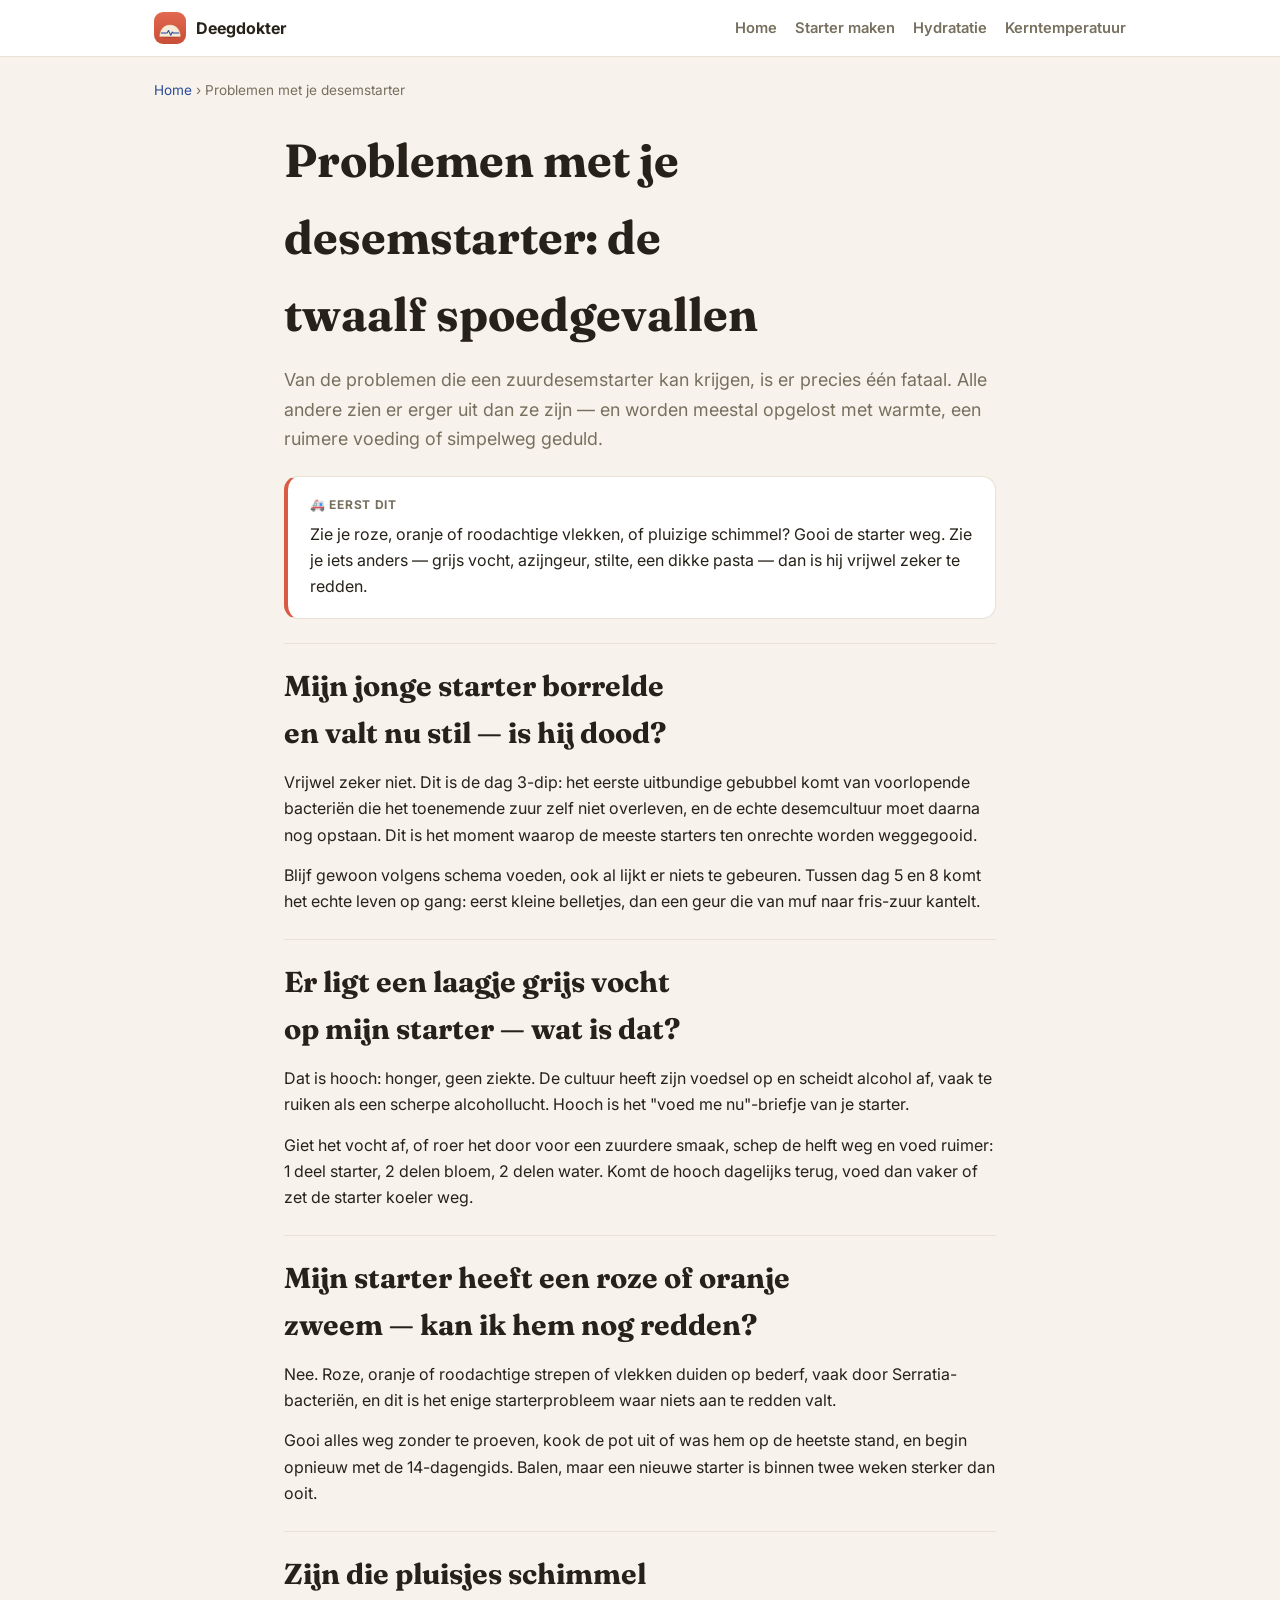
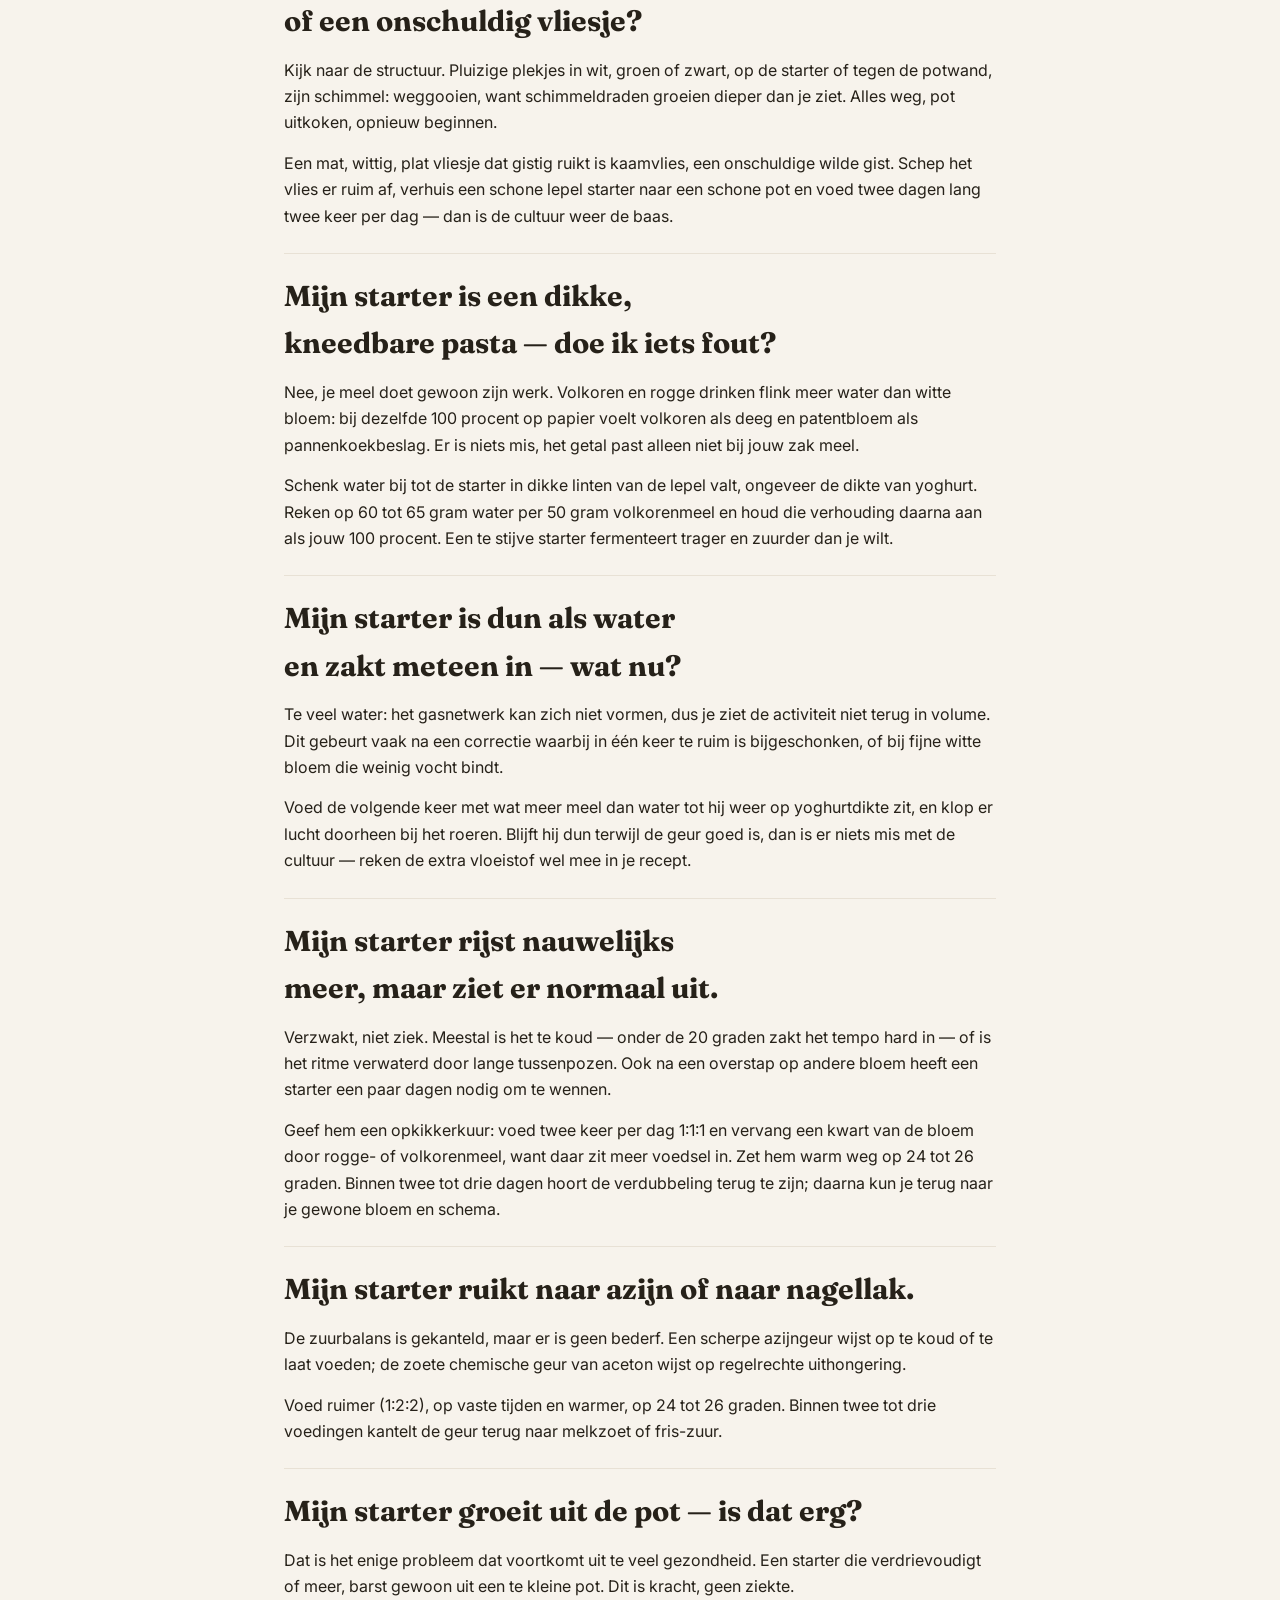
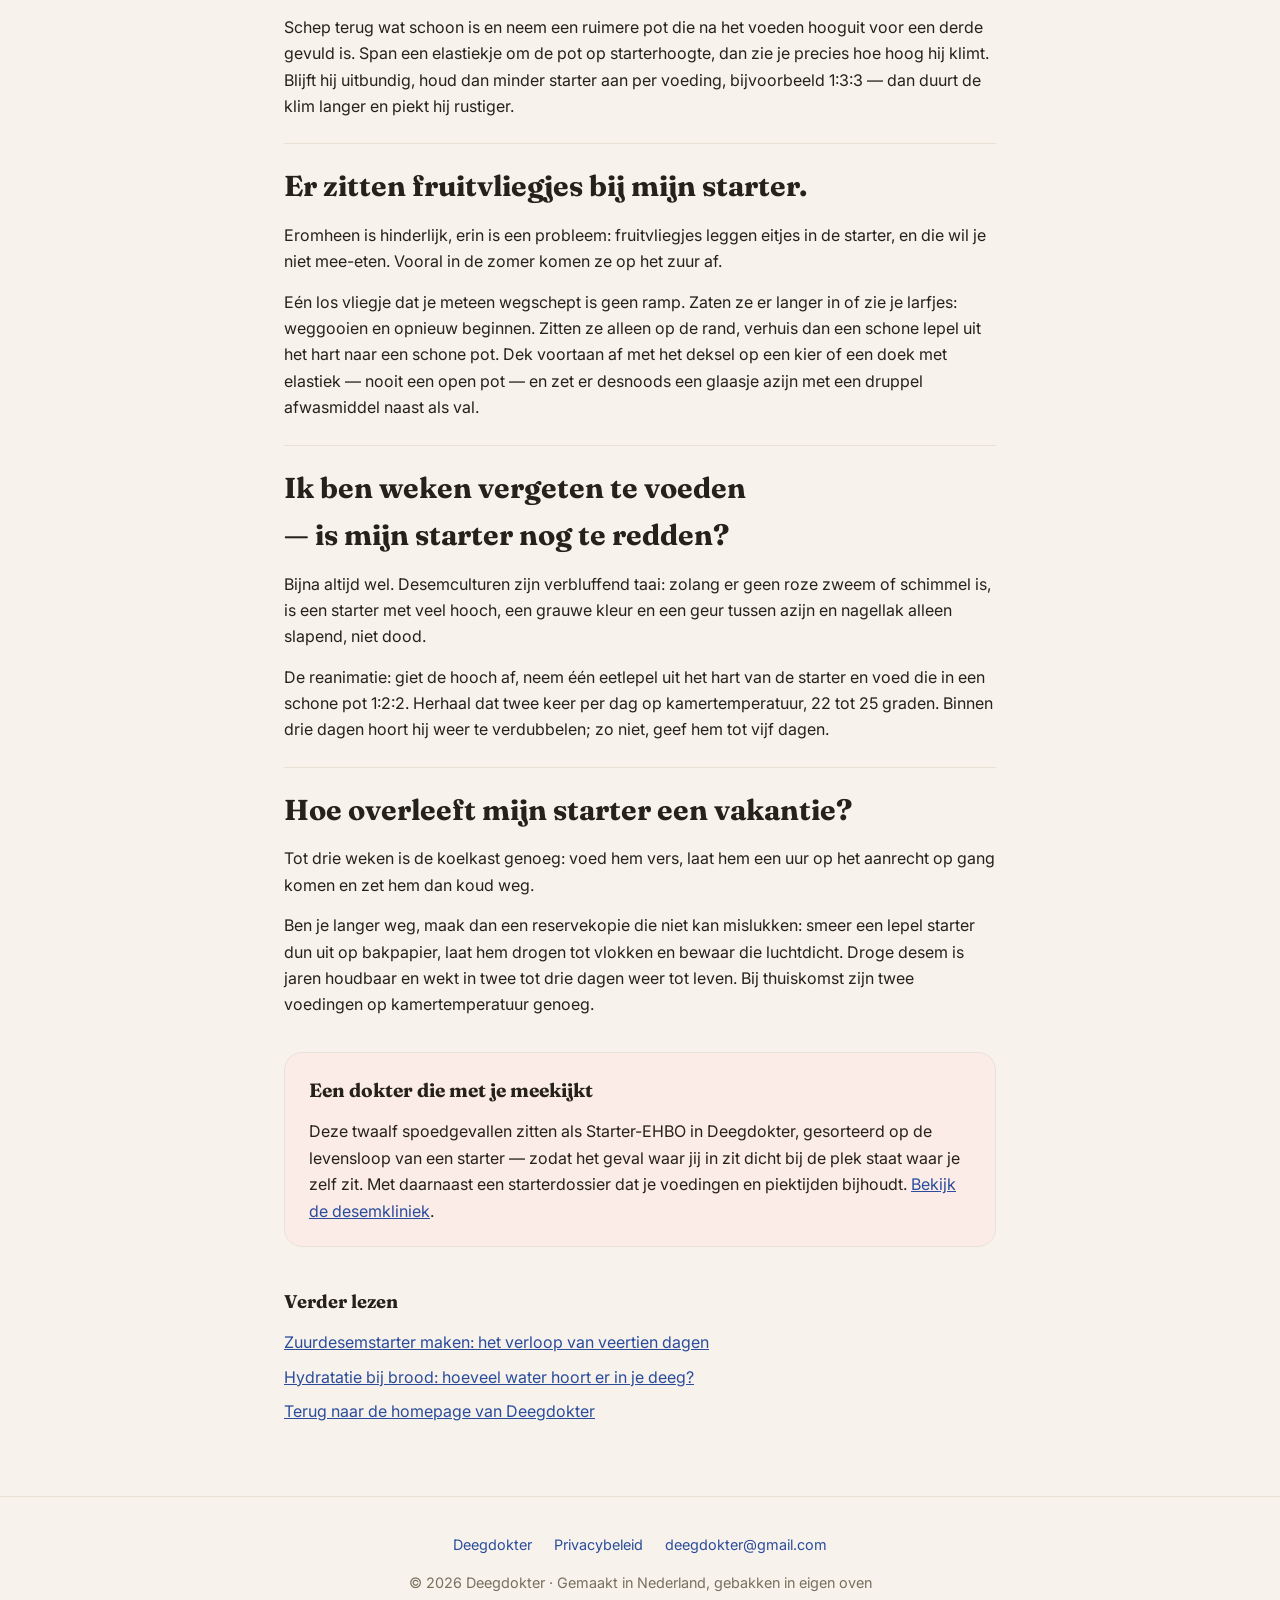
<file: zuurdesem-problemen.html>
<!DOCTYPE html>
<html lang="nl">
<head>
<meta charset="utf-8">
<meta name="viewport" content="width=device-width, initial-scale=1">
<title>Problemen met je desemstarter: hooch, roze zweem, schimmel en stilstand</title>
<meta name="description" content="Doet je zuurdesemstarter niets meer, ligt er grijs vocht bovenop of zie je een roze zweem? De twaalf meestvoorkomende starterproblemen als vraag en antwoord, met per geval de diagnose en wat je moet doen. Eén geval is fataal, de rest is te redden.">
<link rel="canonical" href="https://deegdokter.nl/zuurdesem-problemen.html">
<link rel="icon" type="image/png" href="img/icoon.png">
<meta property="og:type" content="article">
<meta property="og:site_name" content="Deegdokter">
<meta property="og:title" content="Problemen met je desemstarter: hooch, roze zweem, schimmel en stilstand">
<meta property="og:description" content="De twaalf meestvoorkomende starterproblemen, met per geval de diagnose en de behandeling.">
<meta property="og:url" content="https://deegdokter.nl/zuurdesem-problemen.html">
<meta property="og:image" content="https://deegdokter.nl/img/og.png">
<meta property="og:locale" content="nl_NL">
<meta name="twitter:card" content="summary_large_image">
<meta name="twitter:title" content="Problemen met je desemstarter: hooch, roze zweem, schimmel en stilstand">
<meta name="twitter:description" content="De twaalf meestvoorkomende starterproblemen, met per geval de diagnose en de behandeling.">
<meta name="twitter:image" content="https://deegdokter.nl/img/og.png">
<script type="application/ld+json">
{
  "@context": "https://schema.org",
  "@type": "FAQPage",
  "inLanguage": "nl",
  "mainEntity": [
    {
      "@type": "Question",
      "name": "Mijn jonge starter borrelde en valt nu stil — is hij dood?",
      "acceptedAnswer": { "@type": "Answer", "text": "Vrijwel zeker niet. Dit is de dag 3-dip: het eerste uitbundige gebubbel komt van voorlopende bacteriën die het toenemende zuur zelf niet overleven, en de echte desemcultuur moet daarna nog opstaan. Dit is het moment waarop de meeste starters ten onrechte worden weggegooid. Blijf gewoon volgens schema voeden; tussen dag 5 en 8 komt het echte leven op gang, eerst met kleine belletjes en dan met een geur die van muf naar fris-zuur kantelt." }
    },
    {
      "@type": "Question",
      "name": "Er ligt een laagje grijs vocht op mijn starter — wat is dat?",
      "acceptedAnswer": { "@type": "Answer", "text": "Dat is hooch: honger, geen ziekte. De cultuur heeft zijn voedsel op en scheidt alcohol af, vaak te ruiken als een scherpe alcohollucht. Giet het vocht af, of roer het door voor een zuurdere smaak, schep de helft weg en voed ruimer: 1 deel starter, 2 delen bloem, 2 delen water. Komt de hooch dagelijks terug, voed dan vaker of zet de starter koeler weg." }
    },
    {
      "@type": "Question",
      "name": "Mijn starter heeft een roze of oranje zweem — kan ik hem nog redden?",
      "acceptedAnswer": { "@type": "Answer", "text": "Nee. Roze, oranje of roodachtige strepen of vlekken duiden op bederf, vaak door Serratia-bacteriën, en dit is het enige starterprobleem waar niets aan te redden valt. Gooi alles weg zonder te proeven, kook de pot uit of was hem op de heetste stand, en begin opnieuw. Een nieuwe starter is binnen twee weken sterker dan ooit." }
    },
    {
      "@type": "Question",
      "name": "Zijn die pluisjes schimmel of een onschuldig vliesje?",
      "acceptedAnswer": { "@type": "Answer", "text": "Kijk naar de structuur. Pluizige plekjes in wit, groen of zwart, op de starter of tegen de potwand, zijn schimmel: weggooien, want schimmeldraden groeien dieper dan je ziet. Een mat, wittig, plat vliesje dat gistig ruikt is kaamvlies, een onschuldige wilde gist. Bij kaamvlies schep je het vlies er ruim af, verhuis je een schone lepel starter naar een schone pot en voed je twee dagen lang twee keer per dag." }
    },
    {
      "@type": "Question",
      "name": "Mijn starter is een dikke, kneedbare pasta — doe ik iets fout?",
      "acceptedAnswer": { "@type": "Answer", "text": "Nee, je meel doet gewoon zijn werk. Volkoren en rogge drinken flink meer water dan witte bloem: bij dezelfde 100 procent op papier voelt volkoren als deeg en patentbloem als pannenkoekbeslag. Schenk water bij tot de starter in dikke linten van de lepel valt, ongeveer de dikte van yoghurt. Reken op 60 tot 65 gram water per 50 gram volkorenmeel en houd die verhouding daarna aan als jouw 100 procent. Een te stijve starter fermenteert trager en zuurder dan je wilt." }
    },
    {
      "@type": "Question",
      "name": "Mijn starter is dun als water en zakt meteen in — wat nu?",
      "acceptedAnswer": { "@type": "Answer", "text": "Te veel water: het gasnetwerk kan zich niet vormen, dus je ziet de activiteit niet terug in volume. Voed de volgende keer met wat meer meel dan water tot hij weer op yoghurtdikte zit, en klop er lucht doorheen bij het roeren. Blijft hij dun terwijl de geur goed is, dan is er niets mis met de cultuur — reken de extra vloeistof dan mee in je recept." }
    },
    {
      "@type": "Question",
      "name": "Mijn starter rijst nauwelijks meer, maar ziet er normaal uit.",
      "acceptedAnswer": { "@type": "Answer", "text": "Verzwakt, niet ziek. Meestal is het te koud — onder de 20 graden zakt het tempo hard in — of is het ritme verwaterd door lange tussenpozen. Ook na een overstap op andere bloem heeft een starter een paar dagen nodig om te wennen. Geef hem een opkikkerkuur: voed twee keer per dag 1:1:1 en vervang een kwart van de bloem door rogge- of volkorenmeel. Zet hem warm weg op 24 tot 26 graden. Binnen twee tot drie dagen hoort de verdubbeling terug te zijn." }
    },
    {
      "@type": "Question",
      "name": "Mijn starter ruikt naar azijn of naar nagellak.",
      "acceptedAnswer": { "@type": "Answer", "text": "De zuurbalans is gekanteld, maar er is geen bederf. Een scherpe azijngeur wijst op te koud of te laat voeden; de zoete chemische geur van aceton wijst op regelrechte uithongering. Beide zijn voedingskwesties. Voed ruimer (1:2:2), op vaste tijden en warmer, op 24 tot 26 graden. Binnen twee tot drie voedingen kantelt de geur terug naar melkzoet of fris-zuur." }
    },
    {
      "@type": "Question",
      "name": "Mijn starter groeit uit de pot — is dat erg?",
      "acceptedAnswer": { "@type": "Answer", "text": "Dat is het enige probleem dat voortkomt uit te veel gezondheid. Een starter die verdrievoudigt, barst gewoon uit een te kleine pot. Schep terug wat schoon is en neem een ruimere pot die na het voeden hooguit voor een derde gevuld is. Span een elastiekje om de pot op starterhoogte, dan zie je precies hoe hoog hij klimt. Blijft hij uitbundig, houd dan minder starter aan per voeding, bijvoorbeeld 1:3:3, zodat de klim langer duurt en hij rustiger piekt." }
    },
    {
      "@type": "Question",
      "name": "Er zitten fruitvliegjes bij mijn starter.",
      "acceptedAnswer": { "@type": "Answer", "text": "Eromheen is hinderlijk, erin is een probleem: fruitvliegjes leggen eitjes in de starter. Eén los vliegje dat je meteen wegschept is geen ramp, maar zaten ze er langer in of zie je larfjes, gooi de starter dan weg en begin opnieuw. Zitten ze alleen op de rand, verhuis dan een schone lepel uit het hart naar een schone pot. Dek voortaan af met het deksel op een kier of een doek met elastiek — nooit een open pot." }
    },
    {
      "@type": "Question",
      "name": "Ik ben weken vergeten te voeden — is mijn starter nog te redden?",
      "acceptedAnswer": { "@type": "Answer", "text": "Bijna altijd wel. Desemculturen zijn verbluffend taai: zolang er geen roze zweem of schimmel is, is een starter met veel hooch, een grauwe kleur en een geur tussen azijn en nagellak alleen slapend. De reanimatie: giet de hooch af, neem één eetlepel uit het hart van de starter en voed die in een schone pot 1:2:2. Herhaal dat twee keer per dag op kamertemperatuur, 22 tot 25 graden. Binnen drie dagen hoort hij weer te verdubbelen; geef hem desnoods tot vijf dagen." }
    },
    {
      "@type": "Question",
      "name": "Hoe overleeft mijn starter een vakantie?",
      "acceptedAnswer": { "@type": "Answer", "text": "Tot drie weken is de koelkast genoeg: voed hem vers, laat hem een uur op het aanrecht op gang komen en zet hem dan koud weg. Ben je langer weg, maak dan een reservekopie: smeer een lepel starter dun uit op bakpapier, laat hem drogen tot vlokken en bewaar die luchtdicht. Droge desem is jaren houdbaar en wekt in twee tot drie dagen weer tot leven. Bij thuiskomst zijn twee voedingen op kamertemperatuur genoeg." }
    }
  ]
}
</script>
<script type="application/ld+json">
{
  "@context": "https://schema.org",
  "@type": "BreadcrumbList",
  "itemListElement": [
    { "@type": "ListItem", "position": 1, "name": "Deegdokter", "item": "https://deegdokter.nl/" },
    { "@type": "ListItem", "position": 2, "name": "Problemen met je desemstarter", "item": "https://deegdokter.nl/zuurdesem-problemen.html" }
  ]
}
</script>
<link rel="preconnect" href="https://fonts.googleapis.com">
<link rel="preconnect" href="https://fonts.gstatic.com" crossorigin>
<link href="https://fonts.googleapis.com/css2?family=Fraunces:opsz,wght@9..144,600;9..144,700&family=Inter:wght@400;600;700&display=swap" rel="stylesheet">
<link rel="stylesheet" href="stijl.css">
</head>
<body>

<div class="topbalk">
  <div class="wrap">
    <a class="merk" href="/"><img src="img/icoon.png" alt="Deegdokter" width="32" height="32">Deegdokter</a>
    <nav>
      <a href="/">Home</a>
      <a href="zuurdesem-starter-maken.html">Starter maken</a>
      <a href="hydratatie-brood.html">Hydratatie</a>
      <a href="brood-kerntemperatuur.html">Kerntemperatuur</a>
    </nav>
  </div>
</div>

<div class="wrap kruimel"><a href="/">Home</a> › Problemen met je desemstarter</div>

<article class="artikel">
  <h1>Problemen met je desemstarter: de twaalf spoedgevallen</h1>
  <p class="lead">Van de problemen die een zuurdesemstarter kan krijgen, is er precies één fataal. Alle andere zien er erger uit dan ze zijn — en worden meestal opgelost met warmte, een ruimere voeding of simpelweg geduld.</p>

  <div class="kader">
    <span class="lbl">🚑 EERST DIT</span>
    <p>Zie je roze, oranje of roodachtige vlekken, of pluizige schimmel? Gooi de starter weg. Zie je iets anders — grijs vocht, azijngeur, stilte, een dikke pasta — dan is hij vrijwel zeker te redden.</p>
  </div>

  <section class="qa">
    <h2>Mijn jonge starter borrelde en valt nu stil — is hij dood?</h2>
    <p>Vrijwel zeker niet. Dit is de dag 3-dip: het eerste uitbundige gebubbel komt van voorlopende bacteriën die het toenemende zuur zelf niet overleven, en de echte desemcultuur moet daarna nog opstaan. Dit is het moment waarop de meeste starters ten onrechte worden weggegooid.</p>
    <p>Blijf gewoon volgens schema voeden, ook al lijkt er niets te gebeuren. Tussen dag 5 en 8 komt het echte leven op gang: eerst kleine belletjes, dan een geur die van muf naar fris-zuur kantelt.</p>
  </section>

  <section class="qa">
    <h2>Er ligt een laagje grijs vocht op mijn starter — wat is dat?</h2>
    <p>Dat is hooch: honger, geen ziekte. De cultuur heeft zijn voedsel op en scheidt alcohol af, vaak te ruiken als een scherpe alcohollucht. Hooch is het "voed me nu"-briefje van je starter.</p>
    <p>Giet het vocht af, of roer het door voor een zuurdere smaak, schep de helft weg en voed ruimer: 1 deel starter, 2 delen bloem, 2 delen water. Komt de hooch dagelijks terug, voed dan vaker of zet de starter koeler weg.</p>
  </section>

  <section class="qa">
    <h2>Mijn starter heeft een roze of oranje zweem — kan ik hem nog redden?</h2>
    <p>Nee. Roze, oranje of roodachtige strepen of vlekken duiden op bederf, vaak door Serratia-bacteriën, en dit is het enige starterprobleem waar niets aan te redden valt.</p>
    <p>Gooi alles weg zonder te proeven, kook de pot uit of was hem op de heetste stand, en begin opnieuw met de 14-dagengids. Balen, maar een nieuwe starter is binnen twee weken sterker dan ooit.</p>
  </section>

  <section class="qa">
    <h2>Zijn die pluisjes schimmel of een onschuldig vliesje?</h2>
    <p>Kijk naar de structuur. Pluizige plekjes in wit, groen of zwart, op de starter of tegen de potwand, zijn schimmel: weggooien, want schimmeldraden groeien dieper dan je ziet. Alles weg, pot uitkoken, opnieuw beginnen.</p>
    <p>Een mat, wittig, plat vliesje dat gistig ruikt is kaamvlies, een onschuldige wilde gist. Schep het vlies er ruim af, verhuis een schone lepel starter naar een schone pot en voed twee dagen lang twee keer per dag — dan is de cultuur weer de baas.</p>
  </section>

  <section class="qa">
    <h2>Mijn starter is een dikke, kneedbare pasta — doe ik iets fout?</h2>
    <p>Nee, je meel doet gewoon zijn werk. Volkoren en rogge drinken flink meer water dan witte bloem: bij dezelfde 100 procent op papier voelt volkoren als deeg en patentbloem als pannenkoekbeslag. Er is niets mis, het getal past alleen niet bij jouw zak meel.</p>
    <p>Schenk water bij tot de starter in dikke linten van de lepel valt, ongeveer de dikte van yoghurt. Reken op 60 tot 65 gram water per 50 gram volkorenmeel en houd die verhouding daarna aan als jouw 100 procent. Een te stijve starter fermenteert trager en zuurder dan je wilt.</p>
  </section>

  <section class="qa">
    <h2>Mijn starter is dun als water en zakt meteen in — wat nu?</h2>
    <p>Te veel water: het gasnetwerk kan zich niet vormen, dus je ziet de activiteit niet terug in volume. Dit gebeurt vaak na een correctie waarbij in één keer te ruim is bijgeschonken, of bij fijne witte bloem die weinig vocht bindt.</p>
    <p>Voed de volgende keer met wat meer meel dan water tot hij weer op yoghurtdikte zit, en klop er lucht doorheen bij het roeren. Blijft hij dun terwijl de geur goed is, dan is er niets mis met de cultuur — reken de extra vloeistof wel mee in je recept.</p>
  </section>

  <section class="qa">
    <h2>Mijn starter rijst nauwelijks meer, maar ziet er normaal uit.</h2>
    <p>Verzwakt, niet ziek. Meestal is het te koud — onder de 20 graden zakt het tempo hard in — of is het ritme verwaterd door lange tussenpozen. Ook na een overstap op andere bloem heeft een starter een paar dagen nodig om te wennen.</p>
    <p>Geef hem een opkikkerkuur: voed twee keer per dag 1:1:1 en vervang een kwart van de bloem door rogge- of volkorenmeel, want daar zit meer voedsel in. Zet hem warm weg op 24 tot 26 graden. Binnen twee tot drie dagen hoort de verdubbeling terug te zijn; daarna kun je terug naar je gewone bloem en schema.</p>
  </section>

  <section class="qa">
    <h2>Mijn starter ruikt naar azijn of naar nagellak.</h2>
    <p>De zuurbalans is gekanteld, maar er is geen bederf. Een scherpe azijngeur wijst op te koud of te laat voeden; de zoete chemische geur van aceton wijst op regelrechte uithongering.</p>
    <p>Voed ruimer (1:2:2), op vaste tijden en warmer, op 24 tot 26 graden. Binnen twee tot drie voedingen kantelt de geur terug naar melkzoet of fris-zuur.</p>
  </section>

  <section class="qa">
    <h2>Mijn starter groeit uit de pot — is dat erg?</h2>
    <p>Dat is het enige probleem dat voortkomt uit te veel gezondheid. Een starter die verdrievoudigt of meer, barst gewoon uit een te kleine pot. Dit is kracht, geen ziekte.</p>
    <p>Schep terug wat schoon is en neem een ruimere pot die na het voeden hooguit voor een derde gevuld is. Span een elastiekje om de pot op starterhoogte, dan zie je precies hoe hoog hij klimt. Blijft hij uitbundig, houd dan minder starter aan per voeding, bijvoorbeeld 1:3:3 — dan duurt de klim langer en piekt hij rustiger.</p>
  </section>

  <section class="qa">
    <h2>Er zitten fruitvliegjes bij mijn starter.</h2>
    <p>Eromheen is hinderlijk, erin is een probleem: fruitvliegjes leggen eitjes in de starter, en die wil je niet mee-eten. Vooral in de zomer komen ze op het zuur af.</p>
    <p>Eén los vliegje dat je meteen wegschept is geen ramp. Zaten ze er langer in of zie je larfjes: weggooien en opnieuw beginnen. Zitten ze alleen op de rand, verhuis dan een schone lepel uit het hart naar een schone pot. Dek voortaan af met het deksel op een kier of een doek met elastiek — nooit een open pot — en zet er desnoods een glaasje azijn met een druppel afwasmiddel naast als val.</p>
  </section>

  <section class="qa">
    <h2>Ik ben weken vergeten te voeden — is mijn starter nog te redden?</h2>
    <p>Bijna altijd wel. Desemculturen zijn verbluffend taai: zolang er geen roze zweem of schimmel is, is een starter met veel hooch, een grauwe kleur en een geur tussen azijn en nagellak alleen slapend, niet dood.</p>
    <p>De reanimatie: giet de hooch af, neem één eetlepel uit het hart van de starter en voed die in een schone pot 1:2:2. Herhaal dat twee keer per dag op kamertemperatuur, 22 tot 25 graden. Binnen drie dagen hoort hij weer te verdubbelen; zo niet, geef hem tot vijf dagen.</p>
  </section>

  <section class="qa">
    <h2>Hoe overleeft mijn starter een vakantie?</h2>
    <p>Tot drie weken is de koelkast genoeg: voed hem vers, laat hem een uur op het aanrecht op gang komen en zet hem dan koud weg.</p>
    <p>Ben je langer weg, maak dan een reservekopie die niet kan mislukken: smeer een lepel starter dun uit op bakpapier, laat hem drogen tot vlokken en bewaar die luchtdicht. Droge desem is jaren houdbaar en wekt in twee tot drie dagen weer tot leven. Bij thuiskomst zijn twee voedingen op kamertemperatuur genoeg.</p>
  </section>

  <div class="app-slot">
    <h2>Een dokter die met je meekijkt</h2>
    <p>Deze twaalf spoedgevallen zitten als Starter-EHBO in Deegdokter, gesorteerd op de levensloop van een starter — zodat het geval waar jij in zit dicht bij de plek staat waar je zelf zit. Met daarnaast een starterdossier dat je voedingen en piektijden bijhoudt. <a href="/">Bekijk de desemkliniek</a>.</p>
  </div>

  <div class="verwant">
    <h2>Verder lezen</h2>
    <ul>
      <li><a href="zuurdesem-starter-maken.html">Zuurdesemstarter maken: het verloop van veertien dagen</a></li>
      <li><a href="hydratatie-brood.html">Hydratatie bij brood: hoeveel water hoort er in je deeg?</a></li>
      <li><a href="/">Terug naar de homepage van Deegdokter</a></li>
    </ul>
  </div>
</article>

<footer>
  <div class="voetrij">
    <a href="/">Deegdokter</a>
    <a href="https://deegdokter.nl/deegdokter-privacy/">Privacybeleid</a>
    <a href="mailto:deegdokter@gmail.com">deegdokter@gmail.com</a>
  </div>
  <div>© 2026 Deegdokter · Gemaakt in Nederland, gebakken in eigen oven</div>
</footer>

</body>
</html>
</file>
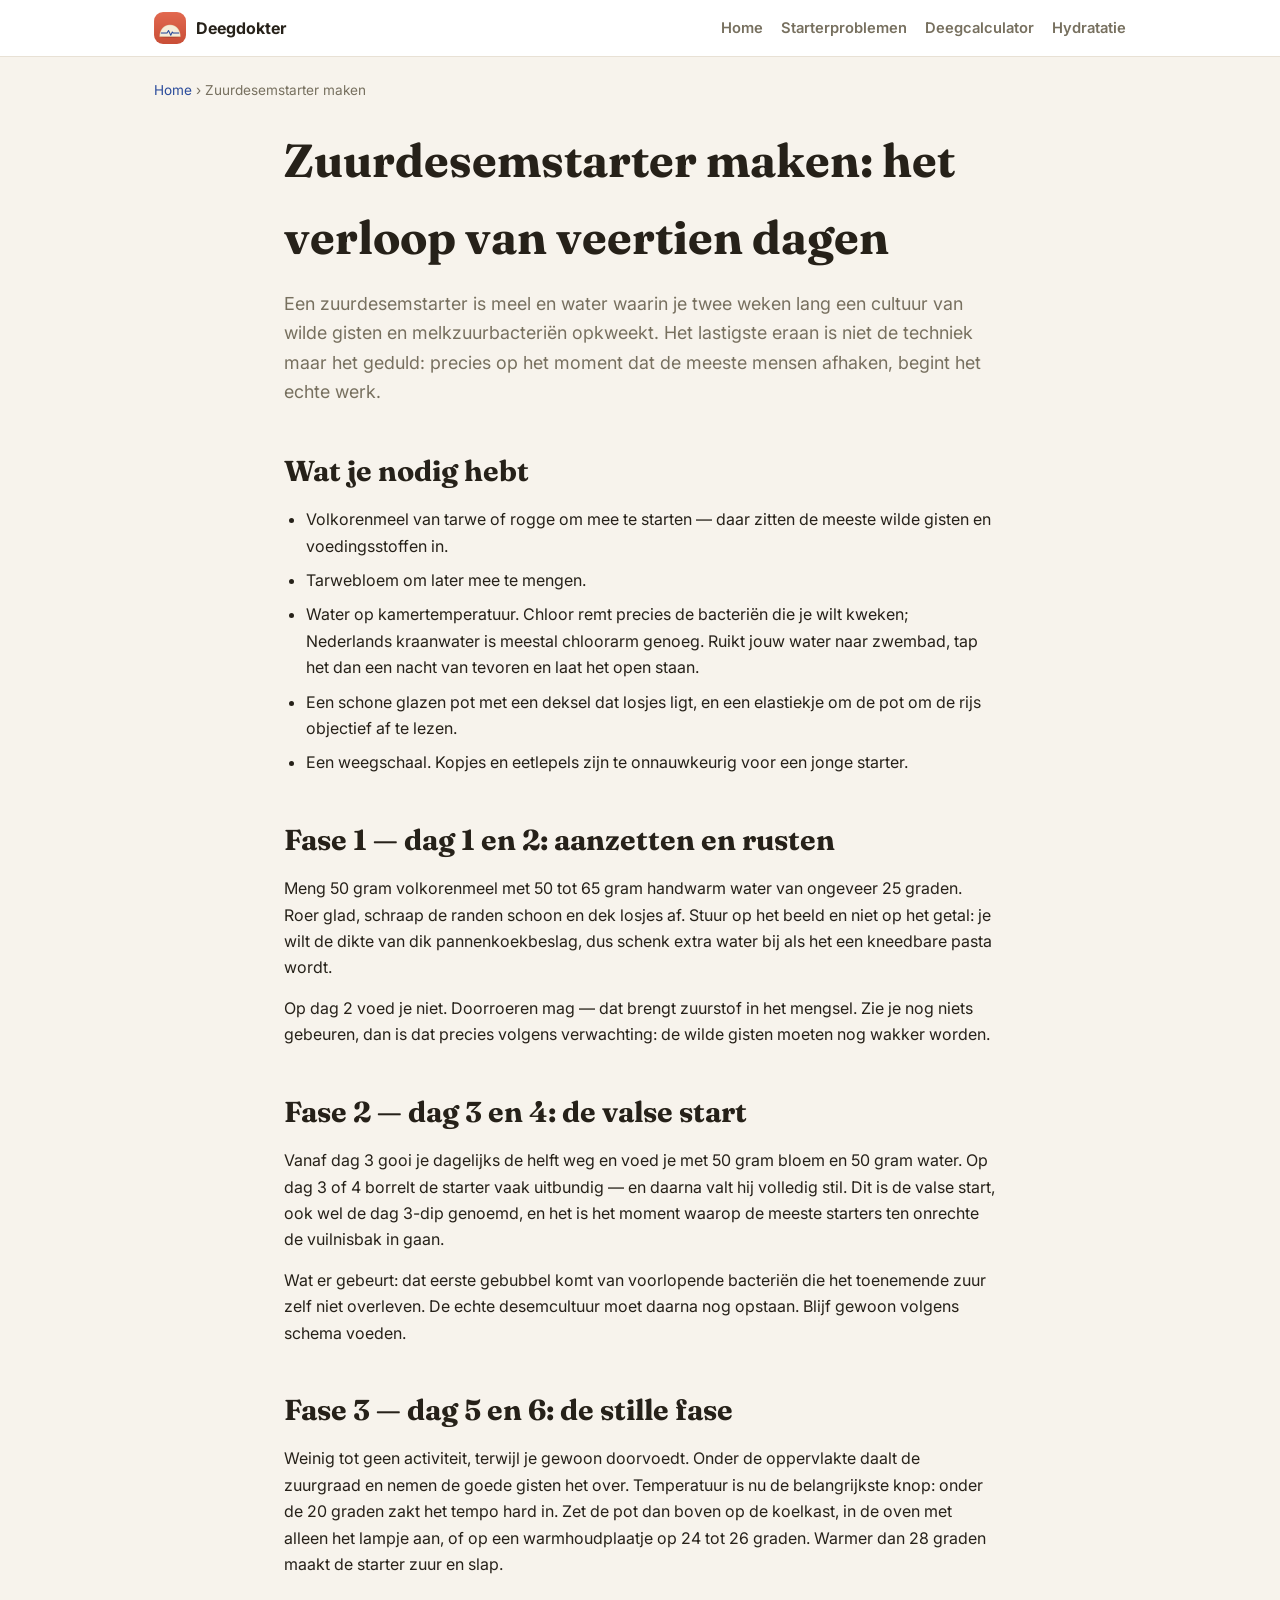
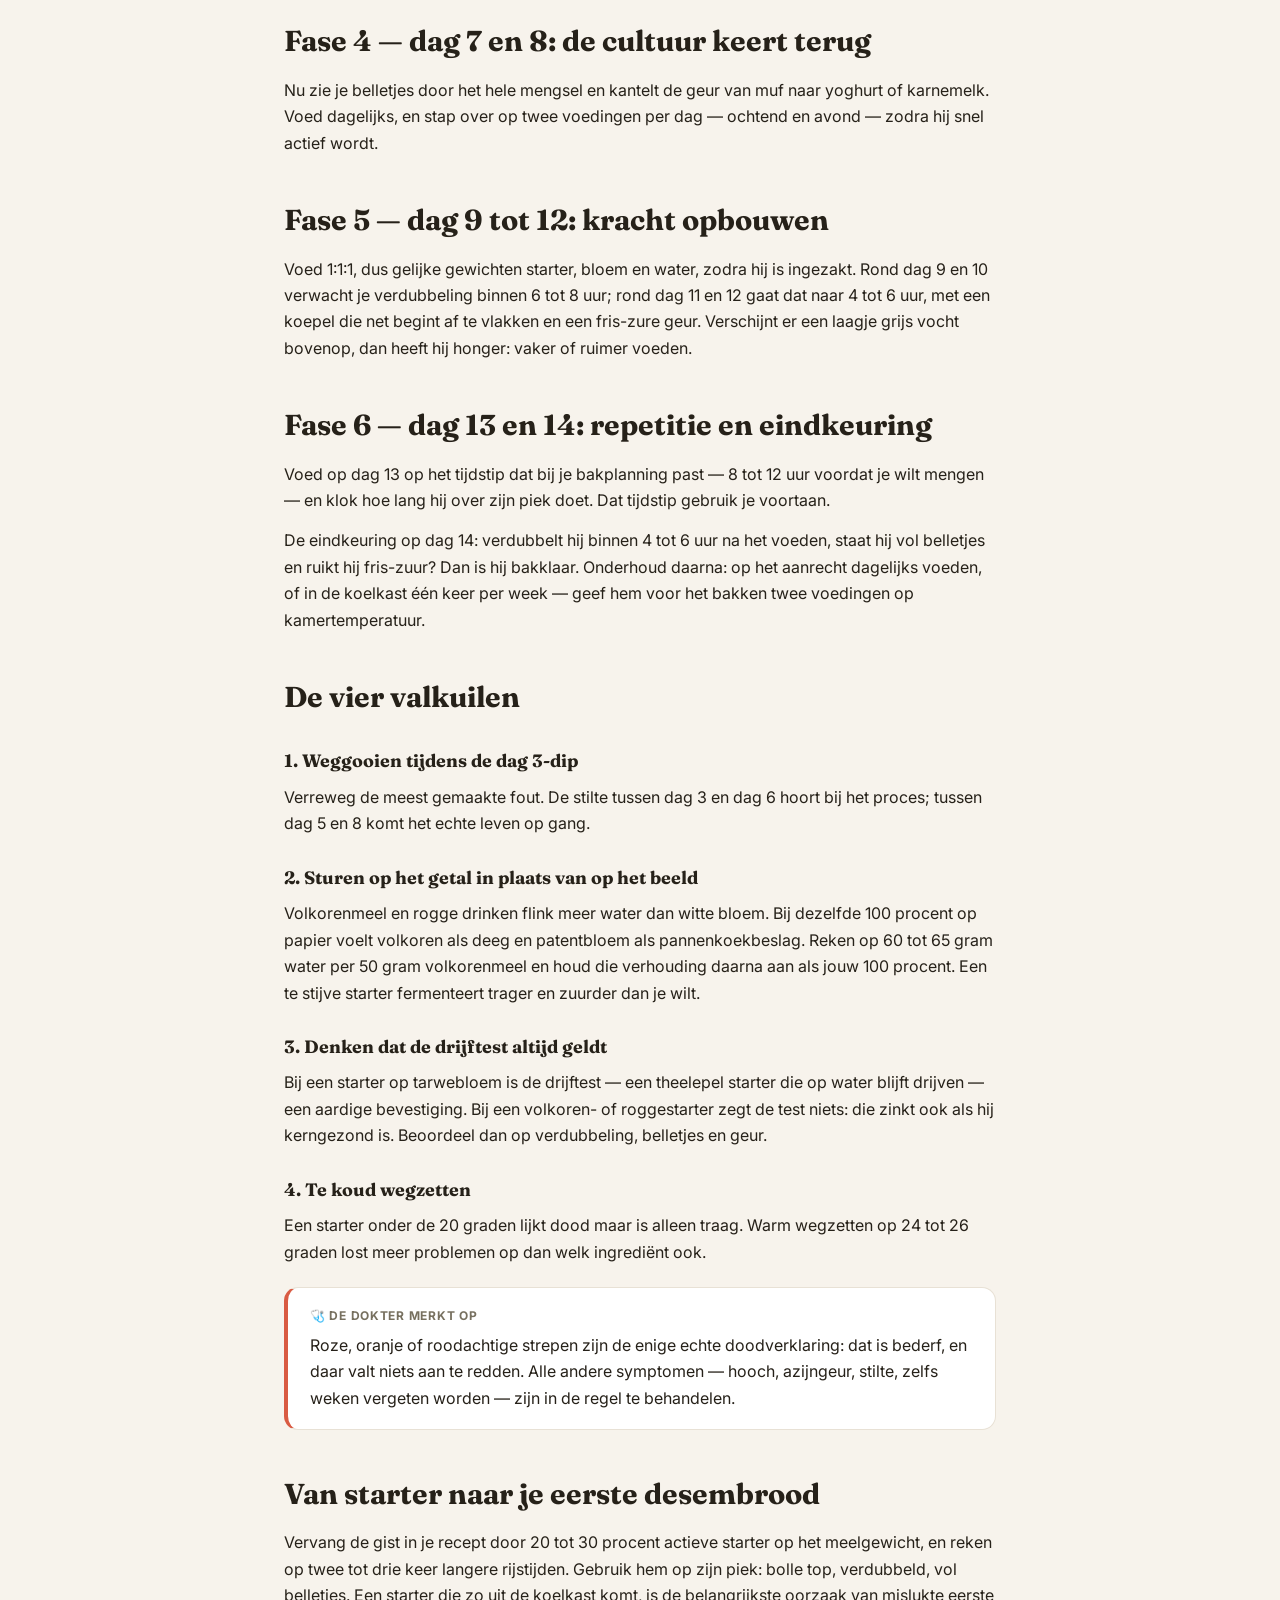
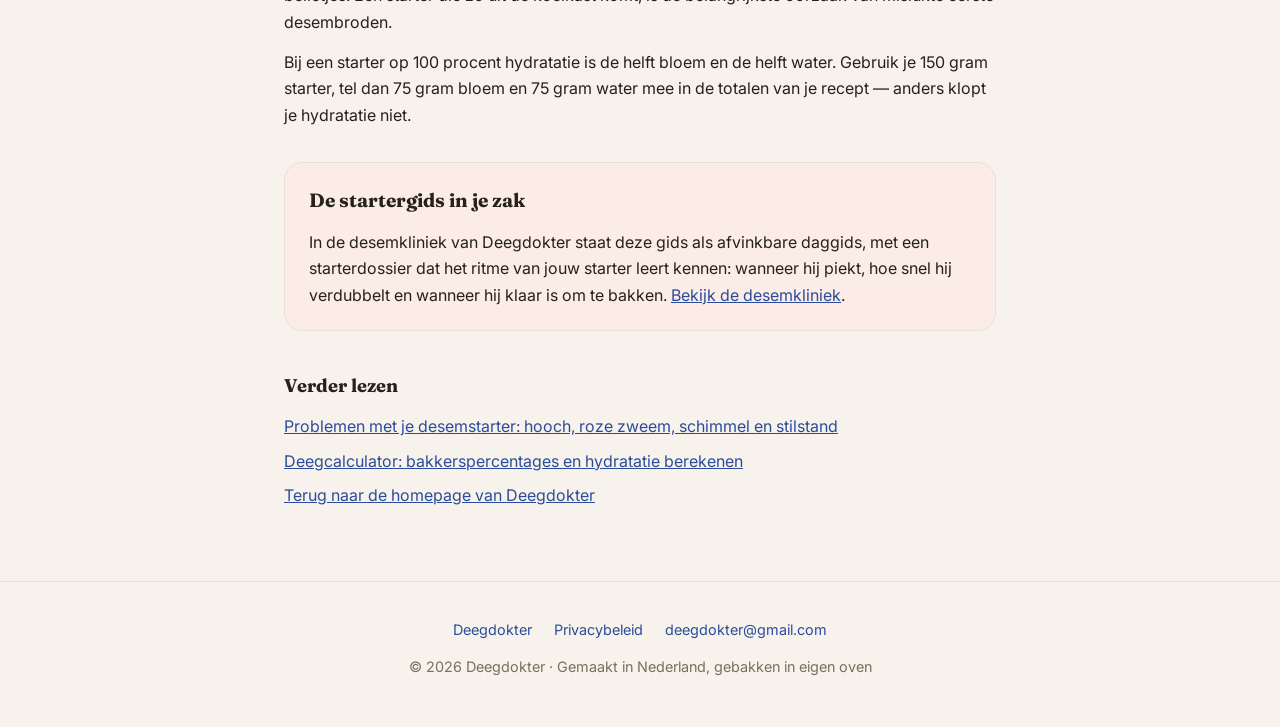
<file: zuurdesem-starter-maken.html>
<!DOCTYPE html>
<html lang="nl">
<head>
<meta charset="utf-8">
<meta name="viewport" content="width=device-width, initial-scale=1">
<title>Zuurdesemstarter maken: het 14-dagenverloop, fase voor fase</title>
<meta name="description" content="Een zuurdesemstarter maken duurt ongeveer veertien dagen: aanzetten, de valse start rond dag 3 en 4, de stille fase, en vanaf dag 7 de echte cultuur. Per fase wat je doet, wat je hoort te zien en de valkuilen — inclusief waarom de drijftest bij rogge niets zegt.">
<link rel="canonical" href="https://deegdokter.nl/zuurdesem-starter-maken.html">
<link rel="icon" type="image/png" href="img/icoon.png">
<meta property="og:type" content="article">
<meta property="og:site_name" content="Deegdokter">
<meta property="og:title" content="Zuurdesemstarter maken: het 14-dagenverloop, fase voor fase">
<meta property="og:description" content="Van leeg potje tot bakklare desem in twee weken: per fase wat je doet, wat je ziet en waar het misgaat.">
<meta property="og:url" content="https://deegdokter.nl/zuurdesem-starter-maken.html">
<meta property="og:image" content="https://deegdokter.nl/img/og.png">
<meta property="og:locale" content="nl_NL">
<meta name="twitter:card" content="summary_large_image">
<meta name="twitter:title" content="Zuurdesemstarter maken: het 14-dagenverloop, fase voor fase">
<meta name="twitter:description" content="Van leeg potje tot bakklare desem in twee weken: per fase wat je doet, wat je ziet en waar het misgaat.">
<meta name="twitter:image" content="https://deegdokter.nl/img/og.png">
<script type="application/ld+json">
{
  "@context": "https://schema.org",
  "@type": "HowTo",
  "name": "Een zuurdesemstarter maken in veertien dagen",
  "description": "Van leeg potje tot bakklare zuurdesemstarter in ongeveer veertien dagen, met per fase wat je doet en wat je hoort te zien.",
  "inLanguage": "nl",
  "totalTime": "P14D",
  "supply": [
    { "@type": "HowToSupply", "name": "Volkorenmeel van tarwe of rogge" },
    { "@type": "HowToSupply", "name": "Tarwebloem" },
    { "@type": "HowToSupply", "name": "Chloorarm water op kamertemperatuur" }
  ],
  "tool": [
    { "@type": "HowToTool", "name": "Schone glazen pot met losliggend deksel" },
    { "@type": "HowToTool", "name": "Keukenweegschaal" },
    { "@type": "HowToTool", "name": "Elastiekje om de pot" }
  ],
  "step": [
    {
      "@type": "HowToStep",
      "name": "Dag 1 — aanzetten",
      "text": "Meng 50 gram volkorenmeel met 50 tot 65 gram water van ongeveer 25 graden in een schone pot. Mik op de dikte van dik pannenkoekbeslag: volkorenmeel drinkt flink, dus schenk gerust extra water bij als het een kneedbare pasta wordt. Dek losjes af. Je ziet nog niets — dat is normaal."
    },
    {
      "@type": "HowToStep",
      "name": "Dag 2 — rust",
      "text": "Niet voeden. Doorroeren mag; dat brengt zuurstof in het mengsel. Mogelijk verschijnen de eerste kleine belletjes langs de rand."
    },
    {
      "@type": "HowToStep",
      "name": "Dag 3 en 4 — de valse start",
      "text": "Gooi dagelijks de helft weg en voed met 50 gram bloem en 50 gram water. Je ziet vaak een flinke rijs die daarna volledig stilvalt. Dat is de valse start: de eerste bacteriegolf sterft af en maakt plaats voor de echte melkzuurcultuur. Niet weggooien, niet opnieuw beginnen."
    },
    {
      "@type": "HowToStep",
      "name": "Dag 5 en 6 — de stille fase",
      "text": "Blijf dagelijks voeden, ook al lijkt er niets te gebeuren. De zuurgraad daalt en de goede gisten nemen het over. Is het kouder dan 20 graden in huis, zet de pot dan warmer weg op 24 tot 26 graden; boven 28 graden wordt de starter zuur en slap."
    },
    {
      "@type": "HowToStep",
      "name": "Dag 7 en 8 — de cultuur keert terug",
      "text": "Voed dagelijks, en ga over op twee keer per dag zodra hij snel actief wordt. Je ziet belletjes door het hele mengsel en ruikt yoghurt of karnemelk."
    },
    {
      "@type": "HowToStep",
      "name": "Dag 9 tot 12 — kracht opbouwen",
      "text": "Voed 1:1:1 — gelijke gewichten starter, bloem en water — zodra hij is ingezakt. Verwacht eerst verdubbeling binnen 6 tot 8 uur, later binnen 4 tot 6 uur, met een koepel die net begint te vlakken. Een laagje vocht bovenop betekent honger: vaker of ruimer voeden."
    },
    {
      "@type": "HowToStep",
      "name": "Dag 13 — generale repetitie",
      "text": "Voed op het tijdstip dat past bij je bakplanning, 8 tot 12 uur voordat je wilt mengen, en klok hoe lang hij over zijn piek doet. Dat tijdstip gebruik je voortaan."
    },
    {
      "@type": "HowToStep",
      "name": "Dag 14 — de eindkeuring",
      "text": "Verdubbelt hij binnen 4 tot 6 uur na het voeden, staat hij vol belletjes en ruikt hij fris-zuur? Dan is hij bakklaar. Onderhoud daarna: op het aanrecht dagelijks voeden, of in de koelkast een keer per week met twee voedingen op kamertemperatuur voordat je bakt."
    }
  ]
}
</script>
<script type="application/ld+json">
{
  "@context": "https://schema.org",
  "@type": "BreadcrumbList",
  "itemListElement": [
    { "@type": "ListItem", "position": 1, "name": "Deegdokter", "item": "https://deegdokter.nl/" },
    { "@type": "ListItem", "position": 2, "name": "Zuurdesemstarter maken", "item": "https://deegdokter.nl/zuurdesem-starter-maken.html" }
  ]
}
</script>
<link rel="preconnect" href="https://fonts.googleapis.com">
<link rel="preconnect" href="https://fonts.gstatic.com" crossorigin>
<link href="https://fonts.googleapis.com/css2?family=Fraunces:opsz,wght@9..144,600;9..144,700&family=Inter:wght@400;600;700&display=swap" rel="stylesheet">
<link rel="stylesheet" href="stijl.css">
</head>
<body>

<div class="topbalk">
  <div class="wrap">
    <a class="merk" href="/"><img src="img/icoon.png" alt="Deegdokter" width="32" height="32">Deegdokter</a>
    <nav>
      <a href="/">Home</a>
      <a href="zuurdesem-problemen.html">Starterproblemen</a>
      <a href="deegcalculator.html">Deegcalculator</a>
      <a href="hydratatie-brood.html">Hydratatie</a>
    </nav>
  </div>
</div>

<div class="wrap kruimel"><a href="/">Home</a> › Zuurdesemstarter maken</div>

<article class="artikel">
  <h1>Zuurdesemstarter maken: het verloop van veertien dagen</h1>
  <p class="lead">Een zuurdesemstarter is meel en water waarin je twee weken lang een cultuur van wilde gisten en melkzuurbacteriën opkweekt. Het lastigste eraan is niet de techniek maar het geduld: precies op het moment dat de meeste mensen afhaken, begint het echte werk.</p>

  <h2>Wat je nodig hebt</h2>
  <ul>
    <li>Volkorenmeel van tarwe of rogge om mee te starten — daar zitten de meeste wilde gisten en voedingsstoffen in.</li>
    <li>Tarwebloem om later mee te mengen.</li>
    <li>Water op kamertemperatuur. Chloor remt precies de bacteriën die je wilt kweken; Nederlands kraanwater is meestal chloorarm genoeg. Ruikt jouw water naar zwembad, tap het dan een nacht van tevoren en laat het open staan.</li>
    <li>Een schone glazen pot met een deksel dat losjes ligt, en een elastiekje om de pot om de rijs objectief af te lezen.</li>
    <li>Een weegschaal. Kopjes en eetlepels zijn te onnauwkeurig voor een jonge starter.</li>
  </ul>

  <h2>Fase 1 — dag 1 en 2: aanzetten en rusten</h2>
  <p>Meng 50 gram volkorenmeel met 50 tot 65 gram handwarm water van ongeveer 25 graden. Roer glad, schraap de randen schoon en dek losjes af. Stuur op het beeld en niet op het getal: je wilt de dikte van dik pannenkoekbeslag, dus schenk extra water bij als het een kneedbare pasta wordt.</p>
  <p>Op dag 2 voed je niet. Doorroeren mag — dat brengt zuurstof in het mengsel. Zie je nog niets gebeuren, dan is dat precies volgens verwachting: de wilde gisten moeten nog wakker worden.</p>

  <h2>Fase 2 — dag 3 en 4: de valse start</h2>
  <p>Vanaf dag 3 gooi je dagelijks de helft weg en voed je met 50 gram bloem en 50 gram water. Op dag 3 of 4 borrelt de starter vaak uitbundig — en daarna valt hij volledig stil. Dit is de valse start, ook wel de dag 3-dip genoemd, en het is het moment waarop de meeste starters ten onrechte de vuilnisbak in gaan.</p>
  <p>Wat er gebeurt: dat eerste gebubbel komt van voorlopende bacteriën die het toenemende zuur zelf niet overleven. De echte desemcultuur moet daarna nog opstaan. Blijf gewoon volgens schema voeden.</p>

  <h2>Fase 3 — dag 5 en 6: de stille fase</h2>
  <p>Weinig tot geen activiteit, terwijl je gewoon doorvoedt. Onder de oppervlakte daalt de zuurgraad en nemen de goede gisten het over. Temperatuur is nu de belangrijkste knop: onder de 20 graden zakt het tempo hard in. Zet de pot dan boven op de koelkast, in de oven met alleen het lampje aan, of op een warmhoudplaatje op 24 tot 26 graden. Warmer dan 28 graden maakt de starter zuur en slap.</p>

  <h2>Fase 4 — dag 7 en 8: de cultuur keert terug</h2>
  <p>Nu zie je belletjes door het hele mengsel en kantelt de geur van muf naar yoghurt of karnemelk. Voed dagelijks, en stap over op twee voedingen per dag — ochtend en avond — zodra hij snel actief wordt.</p>

  <h2>Fase 5 — dag 9 tot 12: kracht opbouwen</h2>
  <p>Voed 1:1:1, dus gelijke gewichten starter, bloem en water, zodra hij is ingezakt. Rond dag 9 en 10 verwacht je verdubbeling binnen 6 tot 8 uur; rond dag 11 en 12 gaat dat naar 4 tot 6 uur, met een koepel die net begint af te vlakken en een fris-zure geur. Verschijnt er een laagje grijs vocht bovenop, dan heeft hij honger: vaker of ruimer voeden.</p>

  <h2>Fase 6 — dag 13 en 14: repetitie en eindkeuring</h2>
  <p>Voed op dag 13 op het tijdstip dat bij je bakplanning past — 8 tot 12 uur voordat je wilt mengen — en klok hoe lang hij over zijn piek doet. Dat tijdstip gebruik je voortaan.</p>
  <p>De eindkeuring op dag 14: verdubbelt hij binnen 4 tot 6 uur na het voeden, staat hij vol belletjes en ruikt hij fris-zuur? Dan is hij bakklaar. Onderhoud daarna: op het aanrecht dagelijks voeden, of in de koelkast één keer per week — geef hem voor het bakken twee voedingen op kamertemperatuur.</p>

  <h2>De vier valkuilen</h2>
  <h3>1. Weggooien tijdens de dag 3-dip</h3>
  <p>Verreweg de meest gemaakte fout. De stilte tussen dag 3 en dag 6 hoort bij het proces; tussen dag 5 en 8 komt het echte leven op gang.</p>
  <h3>2. Sturen op het getal in plaats van op het beeld</h3>
  <p>Volkorenmeel en rogge drinken flink meer water dan witte bloem. Bij dezelfde 100 procent op papier voelt volkoren als deeg en patentbloem als pannenkoekbeslag. Reken op 60 tot 65 gram water per 50 gram volkorenmeel en houd die verhouding daarna aan als jouw 100 procent. Een te stijve starter fermenteert trager en zuurder dan je wilt.</p>
  <h3>3. Denken dat de drijftest altijd geldt</h3>
  <p>Bij een starter op tarwebloem is de drijftest — een theelepel starter die op water blijft drijven — een aardige bevestiging. Bij een volkoren- of roggestarter zegt de test niets: die zinkt ook als hij kerngezond is. Beoordeel dan op verdubbeling, belletjes en geur.</p>
  <h3>4. Te koud wegzetten</h3>
  <p>Een starter onder de 20 graden lijkt dood maar is alleen traag. Warm wegzetten op 24 tot 26 graden lost meer problemen op dan welk ingrediënt ook.</p>

  <div class="kader">
    <span class="lbl">🩺 DE DOKTER MERKT OP</span>
    <p>Roze, oranje of roodachtige strepen zijn de enige echte doodverklaring: dat is bederf, en daar valt niets aan te redden. Alle andere symptomen — hooch, azijngeur, stilte, zelfs weken vergeten worden — zijn in de regel te behandelen.</p>
  </div>

  <h2>Van starter naar je eerste desembrood</h2>
  <p>Vervang de gist in je recept door 20 tot 30 procent actieve starter op het meelgewicht, en reken op twee tot drie keer langere rijstijden. Gebruik hem op zijn piek: bolle top, verdubbeld, vol belletjes. Een starter die zo uit de koelkast komt, is de belangrijkste oorzaak van mislukte eerste desembroden.</p>
  <p>Bij een starter op 100 procent hydratatie is de helft bloem en de helft water. Gebruik je 150 gram starter, tel dan 75 gram bloem en 75 gram water mee in de totalen van je recept — anders klopt je hydratatie niet.</p>

  <div class="app-slot">
    <h2>De startergids in je zak</h2>
    <p>In de desemkliniek van Deegdokter staat deze gids als afvinkbare daggids, met een starterdossier dat het ritme van jouw starter leert kennen: wanneer hij piekt, hoe snel hij verdubbelt en wanneer hij klaar is om te bakken. <a href="/">Bekijk de desemkliniek</a>.</p>
  </div>

  <div class="verwant">
    <h2>Verder lezen</h2>
    <ul>
      <li><a href="zuurdesem-problemen.html">Problemen met je desemstarter: hooch, roze zweem, schimmel en stilstand</a></li>
      <li><a href="deegcalculator.html">Deegcalculator: bakkerspercentages en hydratatie berekenen</a></li>
      <li><a href="/">Terug naar de homepage van Deegdokter</a></li>
    </ul>
  </div>
</article>

<footer>
  <div class="voetrij">
    <a href="/">Deegdokter</a>
    <a href="https://deegdokter.nl/deegdokter-privacy/">Privacybeleid</a>
    <a href="mailto:deegdokter@gmail.com">deegdokter@gmail.com</a>
  </div>
  <div>© 2026 Deegdokter · Gemaakt in Nederland, gebakken in eigen oven</div>
</footer>

</body>
</html>
</file>
<file: stijl.css>
/* Deegdokter — huisstijl voor de kennispagina's.
   Basis identiek aan de inline stijl van index.html, aangevuld met
   artikel-, tabel- en navigatie-onderdelen. */

:root {
  --creme: #F7F3EC; --kaart: #FFFFFF; --rand: #E8E1D5;
  --inkt: #262119; --inkt-zacht: #77705F;
  --blauw: #2B4C9B; --terra: #D95B43; --terra-zacht: #FBECE7;
}
* { margin: 0; padding: 0; box-sizing: border-box; }
body {
  font-family: 'Inter', system-ui, sans-serif; background: var(--creme);
  color: var(--inkt); line-height: 1.65; -webkit-font-smoothing: antialiased;
}
h1, h2, h3 { font-family: 'Fraunces', Georgia, serif; text-wrap: balance; }
.wrap { max-width: 1020px; margin: 0 auto; padding: 0 24px; }

/* Navigatie */
.topbalk { background: var(--kaart); border-bottom: 1px solid var(--rand); }
.topbalk .wrap {
  display: flex; align-items: center; gap: 18px; flex-wrap: wrap;
  padding-top: 12px; padding-bottom: 12px;
}
.merk { display: flex; align-items: center; gap: 10px; text-decoration: none; color: var(--inkt); font-weight: 700; }
.merk img { width: 32px; height: 32px; border-radius: 9px; }
.topbalk nav { margin-left: auto; display: flex; gap: 18px; flex-wrap: wrap; }
.topbalk nav a { color: var(--inkt-zacht); text-decoration: none; font-size: .92rem; font-weight: 600; }
.topbalk nav a:hover { color: var(--blauw); text-decoration: underline; }

.kruimel { font-size: .85rem; color: var(--inkt-zacht); padding-top: 22px; }
.kruimel a { color: var(--blauw); text-decoration: none; }
.kruimel a:hover { text-decoration: underline; }

/* Artikel */
.artikel { max-width: 760px; margin: 0 auto; padding: 8px 24px 56px; }
.artikel h1 { font-size: clamp(2rem, 5vw, 2.9rem); font-weight: 700; margin: 14px 0 12px; }
.artikel .lead { font-size: 1.12rem; color: var(--inkt-zacht); margin-bottom: 8px; }
.artikel h2 { font-size: clamp(1.4rem, 3.4vw, 1.8rem); margin: 40px 0 12px; }
.artikel h3 { font-size: 1.12rem; margin: 26px 0 8px; }
.artikel p { margin-bottom: 14px; }
.artikel ul, .artikel ol { margin: 0 0 16px 22px; }
.artikel li { margin-bottom: 8px; }
.artikel a { color: var(--blauw); }
.artikel strong { font-weight: 700; }

/* Tabellen */
.tabelhouder { overflow-x: auto; margin: 18px 0 22px; -webkit-overflow-scrolling: touch; }
table { border-collapse: collapse; width: 100%; min-width: 520px; background: var(--kaart); font-size: .93rem; }
caption { caption-side: bottom; text-align: left; font-size: .84rem; color: var(--inkt-zacht); padding-top: 10px; }
th, td { border: 1px solid var(--rand); padding: 9px 12px; text-align: left; vertical-align: top; }
thead th { background: var(--terra-zacht); font-weight: 700; }
tbody tr:nth-child(even) td { background: #FCFAF6; }

/* Kaders */
.kader {
  background: var(--kaart); border: 1px solid var(--rand); border-left: 4px solid var(--terra);
  border-radius: 14px; padding: 18px 22px; margin: 22px 0;
}
.kader .lbl { font-size: .75rem; font-weight: 700; letter-spacing: .06em; color: var(--inkt-zacht); display: block; margin-bottom: 6px; }
.kader p:last-child { margin-bottom: 0; }

.rekenblok {
  background: var(--kaart); border: 1px solid var(--rand); border-radius: 14px;
  padding: 18px 22px; margin: 22px 0;
}
.rekenblok p:last-child, .rekenblok ul:last-child { margin-bottom: 0; }

/* Vraag & antwoord */
.qa { border-top: 1px solid var(--rand); padding-top: 18px; margin-top: 24px; }
.qa h2 { margin-top: 0; }

/* App-verwijzing */
.app-slot {
  background: var(--terra-zacht); border: 1px solid var(--rand); border-radius: 18px;
  padding: 22px 24px; margin: 34px 0 8px;
}
.app-slot h2 { margin-top: 0; font-size: 1.2rem; }
.app-slot p:last-child { margin-bottom: 0; }

/* Verwante pagina's */
.verwant { margin-top: 34px; }
.verwant h2 { font-size: 1.15rem; margin-bottom: 12px; }
.verwant ul { list-style: none; margin-left: 0; }
.verwant li { margin-bottom: 8px; }

/* Kennisblok (ook gebruikt op de homepage) */
.kennis-kaarten { display: grid; grid-template-columns: repeat(auto-fit, minmax(280px, 1fr)); gap: 18px; }
.kennis-kaart {
  background: var(--kaart); border: 1px solid var(--rand); border-radius: 20px;
  padding: 22px; text-decoration: none; color: inherit; display: block;
}
.kennis-kaart:hover { border-color: var(--terra); }
.kennis-kaart h3 { font-size: 1.06rem; margin: 0 0 6px; color: var(--blauw); }
.kennis-kaart p { font-size: .92rem; color: var(--inkt-zacht); margin: 0; }

footer { border-top: 1px solid var(--rand); padding: 36px 0 48px; text-align: center; font-size: .9rem; color: var(--inkt-zacht); }
footer a { color: var(--blauw); text-decoration: none; }
footer a:hover { text-decoration: underline; }
.voetrij { display: flex; gap: 22px; justify-content: center; flex-wrap: wrap; margin-bottom: 14px; }
</file>
